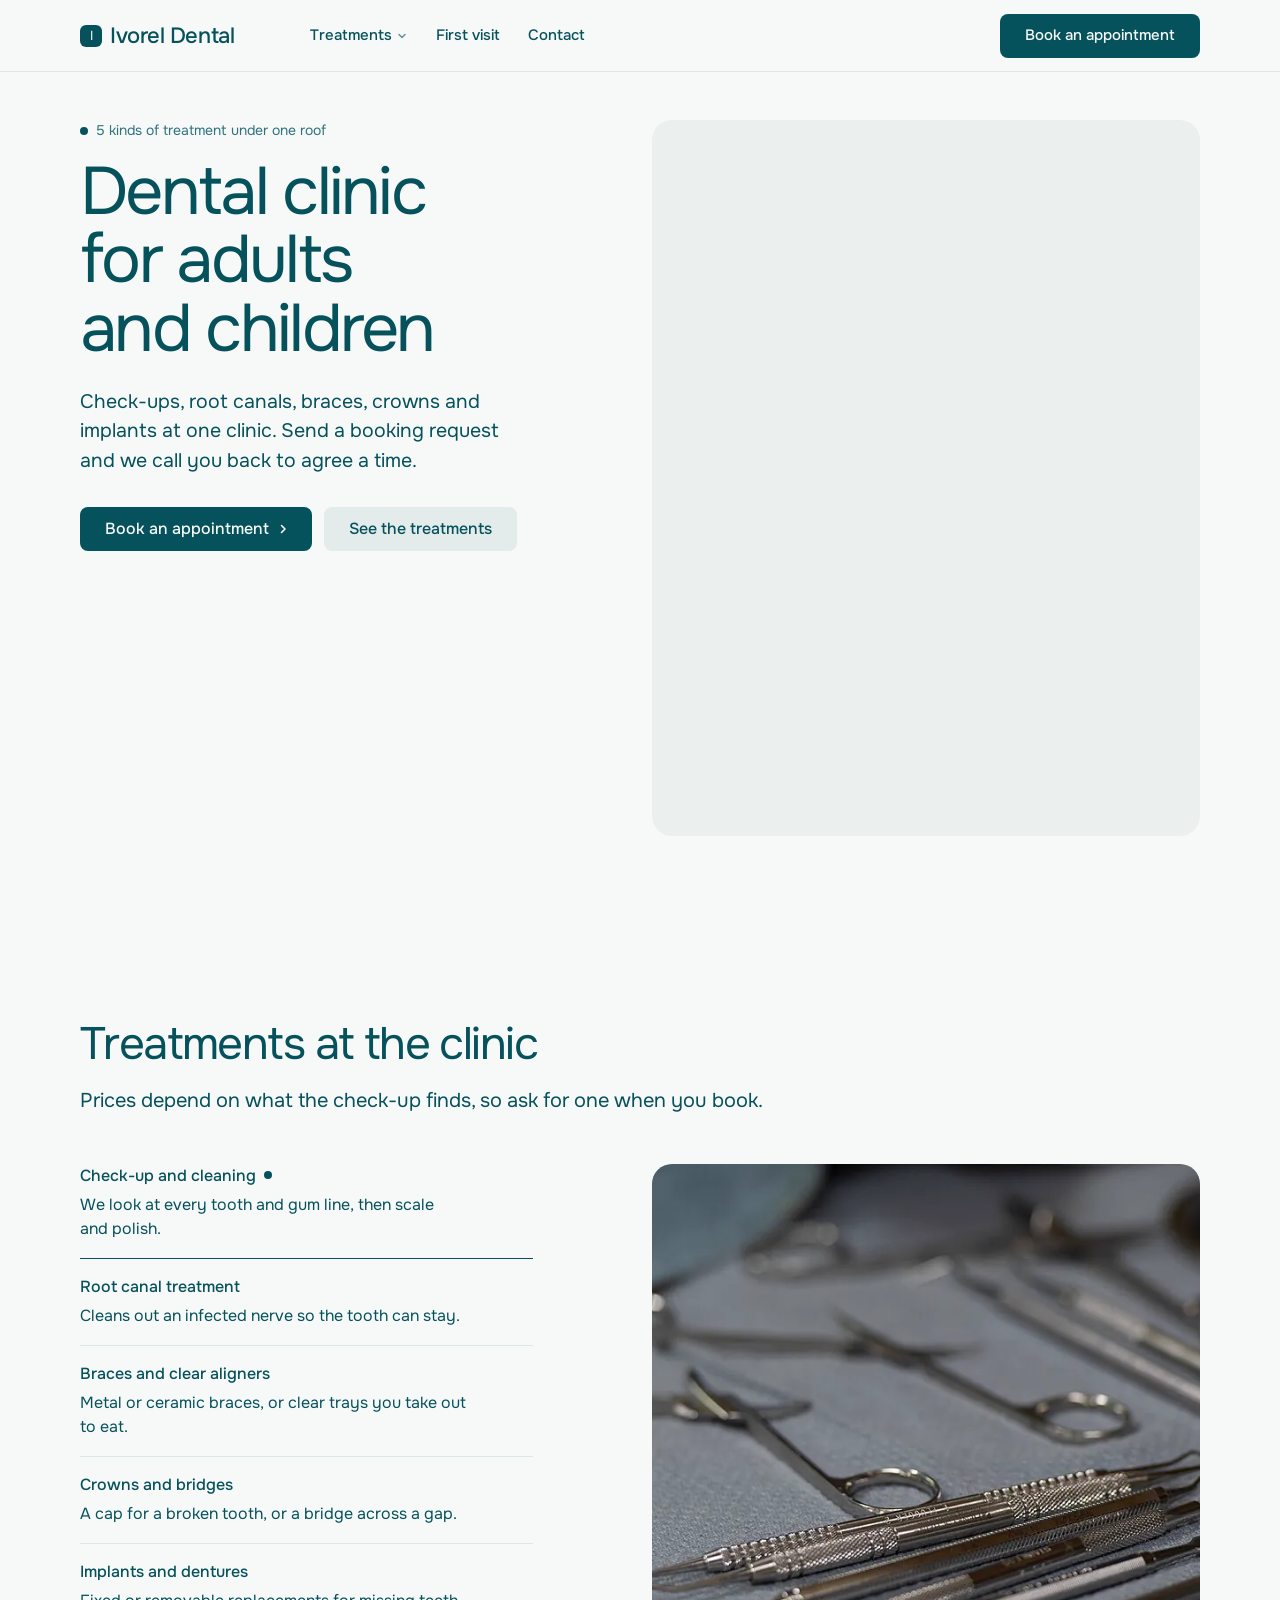
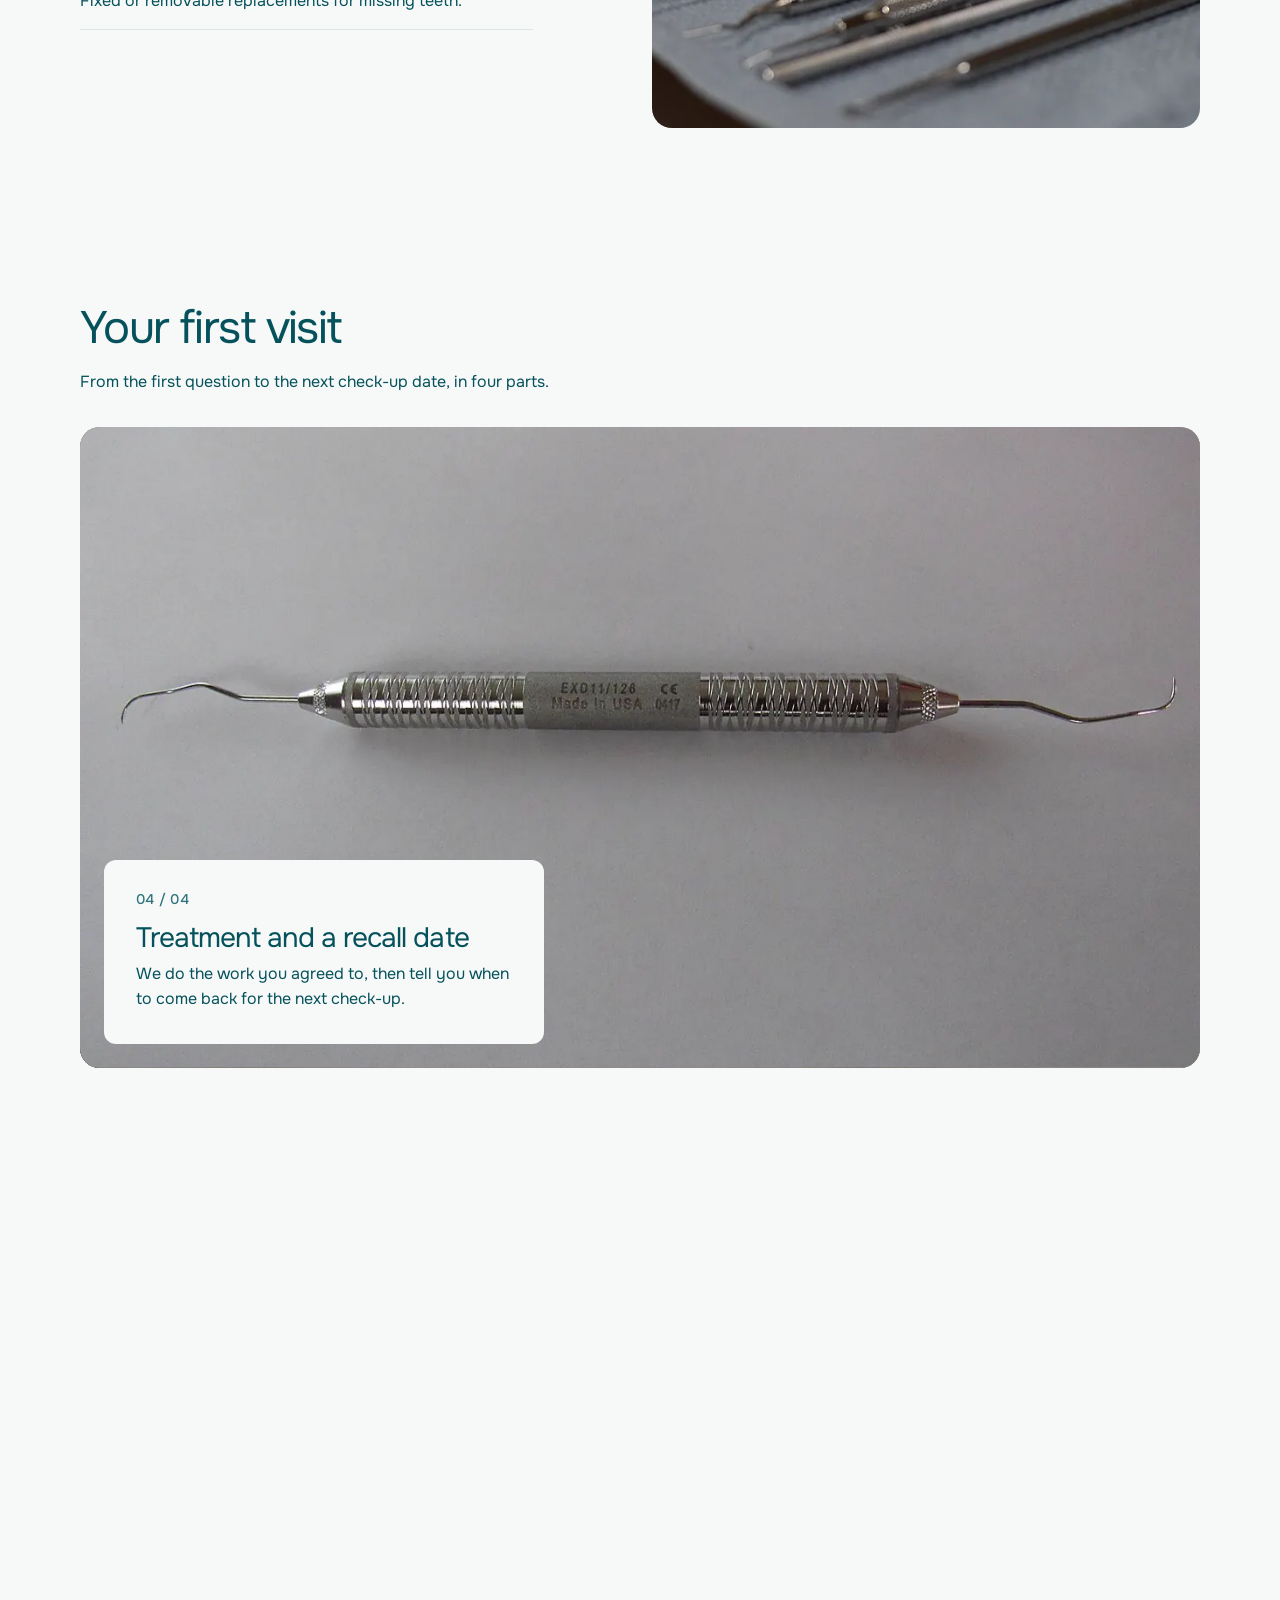
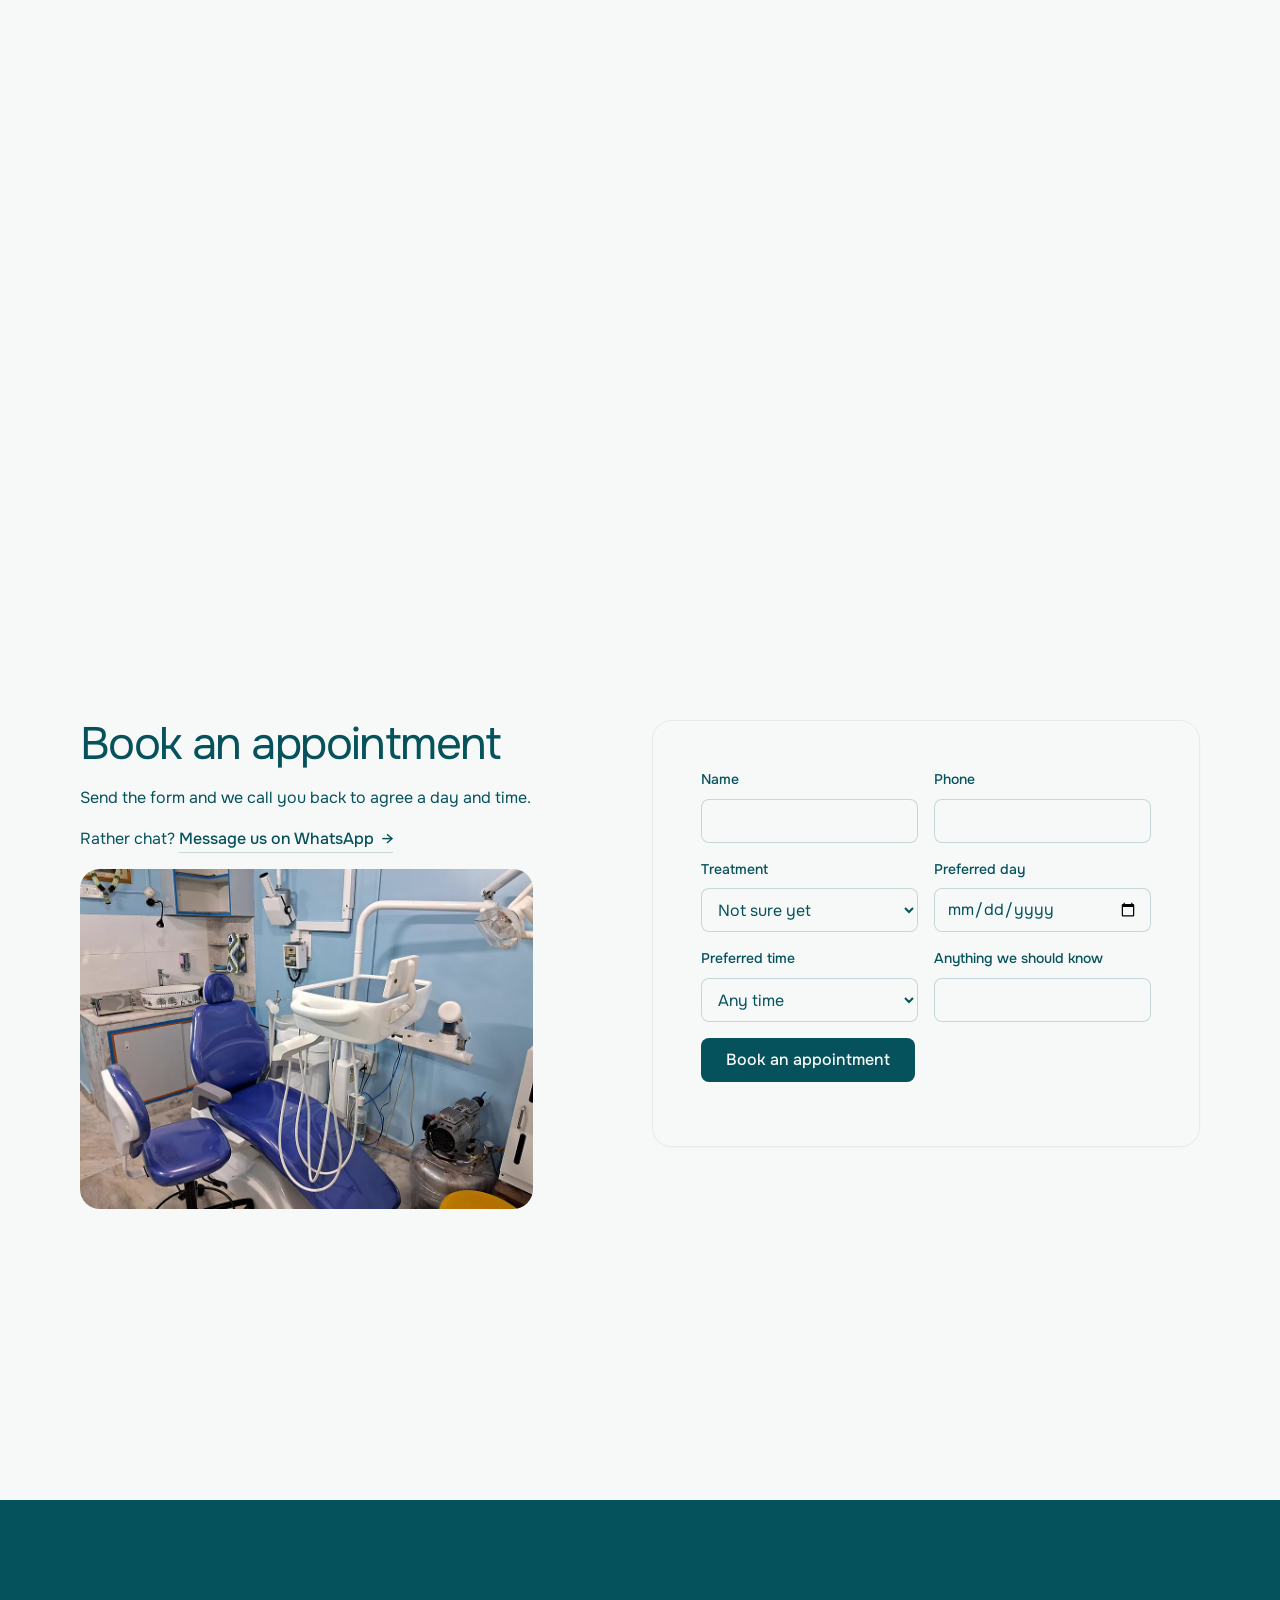
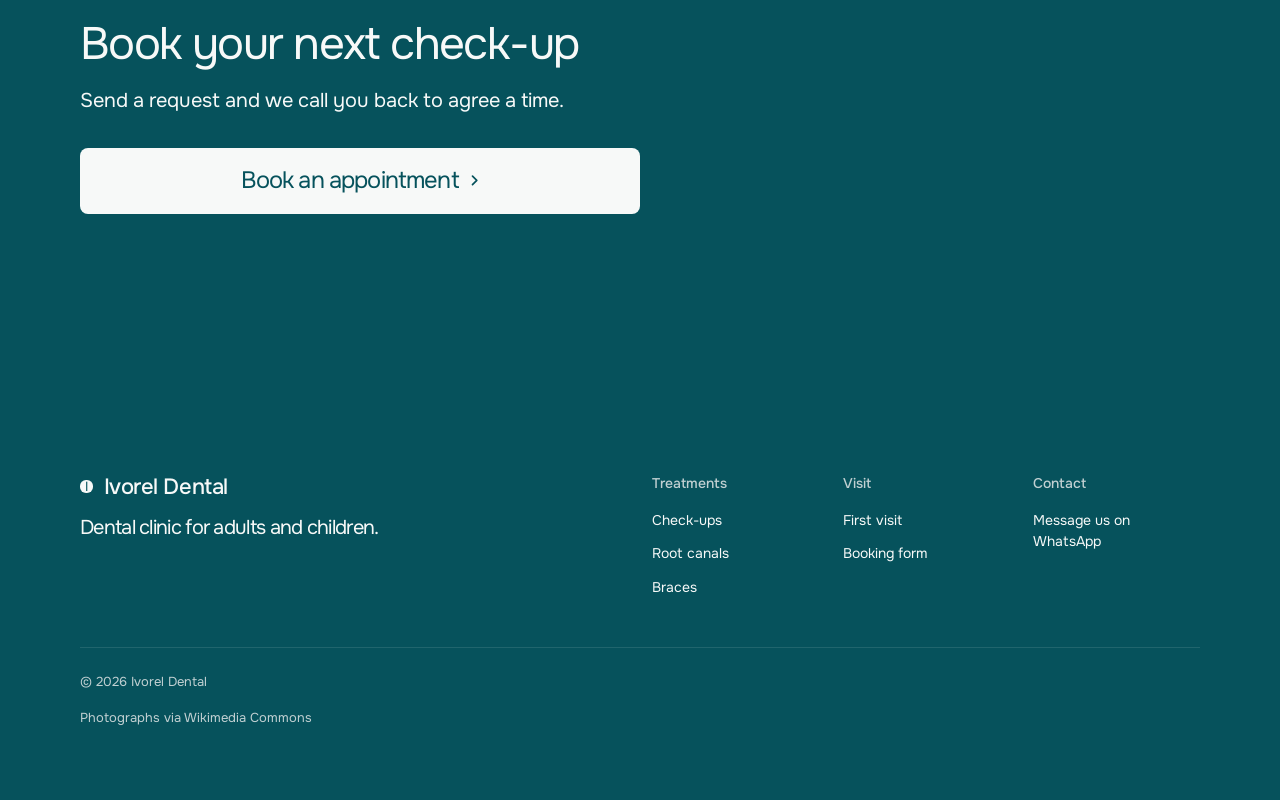
<file: index.html>
<!doctype html>
<html lang="en" data-type="service" data-radius="soft" data-buttons="tonal" data-motion>
<head>
<meta charset="utf-8">
<meta name="viewport" content="width=device-width, initial-scale=1, viewport-fit=cover">
<title>Ivorel Dental: dental clinic for adults and children</title>
<meta name="description" content="Check-ups, root canals, braces, crowns and implants at one clinic. Send a booking request and Ivorel Dental calls you back to agree a time.">
<meta property="og:type" content="website">
<meta property="og:title" content="Ivorel Dental: dental clinic for adults and children">
<meta property="og:description" content="Check-ups, root canals, braces, crowns and implants at one clinic.">
<meta property="og:image" content="share.jpg">
<meta name="twitter:card" content="summary_large_image">
<link rel="icon" href="favicon.svg" type="image/svg+xml">
<meta name="theme-color" content="#f7f9f8">
<!-- <link rel="canonical" href="https://the-clinic-domain/"> once the domain is known -->
<meta name="site-kind" content="other">
<meta name="page-type" content="service">

<link rel="preconnect" href="https://fonts.googleapis.com">
<link rel="preconnect" href="https://fonts.gstatic.com" crossorigin>
<link href="https://fonts.googleapis.com/css2?family=Onest:wght@400..700&display=swap" rel="stylesheet">
<link rel="stylesheet" href="assets/system.css">
<link rel="stylesheet" href="assets/ui/cards.css">
<link rel="stylesheet" href="assets/motion/motion.css">
<link rel="stylesheet" href="assets/backgrounds/backgrounds.css">
<link rel="stylesheet" href="assets/layout/layout.css">
<link rel="stylesheet" href="assets/icons/icon.css">
<style>
:root {
  --p-bg: #f7f9f8; --p-surface: #ebf0ee; --p-ink: #06525c; --p-muted: #2f737d;
  --p-accent: #06525c; --p-accent-ink: #f7f9f8; --p-action: #06525c; --p-action-ink: #f7f9f8;
  --p-inv-bg: #06525c; --p-inv-surface: #205d66; --p-inv-ink: #f7f9f8; --p-inv-muted: #c1d0d2;
  --p-inv-accent: #f7f9f8; --p-inv-accent-ink: #06525c; --p-inv-action: #f7f9f8; --p-inv-action-ink: #06525c;
  --font-display: "Onest", system-ui, sans-serif;
  --font-text: "Onest", system-ui, sans-serif;
  --display-weight: 400;
  --display-tracking: -0.035em;
  --display-tracking-xl: -0.04em;
}
</style>
<style>
  /* page CSS: the booking form's panel, and the spam trap kept off screen */
  #book .book-panel { background: var(--g-alt); padding: var(--s-7); border-radius: var(--r-lg); align-self: start; }
  @media (max-width: 639px) { #book .book-panel { padding: var(--s-5); } }
  #book .book-photo { margin: var(--s-4) 0 0; aspect-ratio: 4 / 3; }
  #book .book-photo > img { width: 100%; height: 100%; object-fit: cover; }
  .hp { position: absolute; left: -10000px; width: 1px; height: 1px; overflow: hidden; }
</style>
<script>document.documentElement.classList.add('m-enter');setTimeout(()=>document.documentElement.classList.add('m-enter-done'),700)</script>
<script src="assets/backgrounds/backgrounds.js"></script>
<script>document.documentElement.classList.add('mo-js');setTimeout(()=>document.documentElement.classList.add('mo-safe'),2500)</script>
<link rel="modulepreload" href="assets/moments/moments.js">
<link rel="modulepreload" href="assets/moments/lib.js">
<link rel="modulepreload" href="assets/moments/photo-chapters/moment.js">
</head>
<body>
<!-- type: service (dental clinic)
     deal: hero split, nav nav-mega, close close-type, footer footer-dark, rhythm space, buttons tonal, mark initial,
           palette teal-on-paper (an off-white ground and a deep teal, the clean white and surgical teal of a treatment room),
           type onest, grounds none (kind other)
     moments: photo-chapters in #first-visit (the first visit told in four photographs) -->

<header class="nav">
  <div class="wrap nav__bar">
    <a class="skip-link" href="#top">Skip to content</a>
    <a class="nav__logo" href="#top"><span class="mark mark--initial" aria-hidden="true">I</span>Ivorel Dental</a>
    <nav class="nav__links" aria-label="Main">
      <div class="nav__item">
        <a class="nav__link" href="#treatments">Treatments <svg class="chev" viewBox="0 0 12 12" aria-hidden="true"><path d="M3 4.5l3 3 3-3" fill="none" stroke="currentColor" stroke-width="1.5" stroke-linecap="round" stroke-linejoin="round"/></svg></a>
        <div class="nav__menu">
          <div class="wrap grid">
            <div class="menu-col span-3">
              <p class="t-label">Everyday care</p>
              <a href="#t-checkup">Check-up and cleaning<span>Every tooth and gum line</span></a>
              <a href="#t-rootcanal">Root canal<span>Saves an infected tooth</span></a>
            </div>
            <div class="menu-col span-3">
              <p class="t-label">Repair and replace</p>
              <a href="#t-crowns">Crowns and bridges<span>Caps and gap fillers</span></a>
              <a href="#t-implants">Implants and dentures<span>For missing teeth</span></a>
              <a href="#t-braces">Braces and aligners<span>Straighter teeth</span></a>
            </div>
            <a class="menu-card span-3 start-10" href="#first-visit">
              <div class="panel"><img class="frame__img" src="assets/img/photo-f132207026-500.webp" alt="A bright treatment room with a dental chair by the window" data-source="stand-in" data-subject="treatment room"></div>
              <span class="t-card">Your first visit</span>
              <span class="t-small muted">What happens, step by step</span>
            </a>
          </div>
        </div>
      </div>
      <div class="nav__item"><a class="nav__link" href="#first-visit">First visit</a></div>
      <div class="nav__item"><a class="nav__link" href="#contact">Contact</a></div>
    </nav>
    <div class="nav__actions">
      <a class="btn btn--primary" href="#book">Book an appointment</a>
    </div>
    <button class="nav__toggle" type="button" aria-expanded="false" aria-label="Menu">
      <svg width="18" height="18" viewBox="0 0 18 18" aria-hidden="true"><path d="M2 5h14M2 13h14" stroke="currentColor" stroke-width="1.6" stroke-linecap="round"/></svg>
    </button>
  </div>
</header>

<main id="top">
  <section class="hero hero--split" data-enter aria-labelledby="hero-h">
    <div class="wrap"><div class="hero-text grid hero__grid">
      <div class="hero__text span-5">
        <p class="hero__kicker"><span class="dot" aria-hidden="true"></span>5 kinds of treatment under one roof</p>
        <h1 id="hero-h">Dental clinic for adults and children</h1>
        <p class="hero__lead">Check-ups, root canals, braces, crowns and implants at one clinic. Send a booking request and we call you back to agree a time.</p>
        <div class="btn-row">
          <a class="btn btn--primary" href="#book">Book an appointment<svg class="m-arrow" viewBox="0 0 12 12" aria-hidden="true"><path class="m-arrow__stem" d="M1 6h8"/><path class="m-arrow__head" d="M4.5 2.5 8 6l-3.5 3.5"/></svg></a>
          <a class="btn btn--secondary" href="#treatments">See the treatments</a>
        </div>
      </div>
      <div class="hero__media span-6 start-7">
        <picture data-phone-fill><source media="(max-width: 639px)" srcset="assets/img/photo-f196715621-780x975.webp 780w" sizes="100vw"><img src="assets/img/photo-f196715621.webp" srcset="assets/img/photo-f196715621-500.webp 500w, assets/img/photo-f196715621-960.webp 960w, assets/img/photo-f196715621-1280.webp 1280w, assets/img/photo-f196715621.webp 1920w" sizes="(max-width: 1023px) 100vw, 50vw" width="1920" height="2866" alt="A white treatment room with a dental chair, its lamp and a window behind" style="--ly-pos: 50% 60%" fetchpriority="high" decoding="async" data-source="stand-in" data-subject="treatment room"></picture>
      </div>
    </div></div>
  </section>

  <section class="section" id="treatments" style="--h: 1; --hm: 2" aria-labelledby="treatments-h">
    <div class="wrap">
      <div class="section-head">
        <h2 id="treatments-h">Treatments at the clinic</h2>
        <p>Prices depend on what the check-up finds, so ask for one when you book.</p>
      </div>
      <div class="grid grid--top fill" data-peek>
        <ul class="rows span-5">
          <li id="t-checkup" data-peek-to="checkup" tabindex="0"><span class="rows__name">Check-up and cleaning</span><p>We look at every tooth and gum line, then scale and polish.</p></li>
          <li id="t-rootcanal" data-peek-to="rootcanal" tabindex="0"><span class="rows__name">Root canal treatment</span><p>Cleans out an infected nerve so the tooth can stay.</p></li>
          <li id="t-braces" data-peek-to="braces" tabindex="0"><span class="rows__name">Braces and clear aligners</span><p>Metal or ceramic braces, or clear trays you take out to eat.</p></li>
          <li id="t-crowns" data-peek-to="crowns" tabindex="0"><span class="rows__name">Crowns and bridges</span><p>A cap for a broken tooth, or a bridge across a gap.</p></li>
          <li id="t-implants" data-peek-to="implants" tabindex="0"><span class="rows__name">Implants and dentures</span><p>Fixed or removable replacements for missing teeth.</p></li>
        </ul>
        <div class="frame frame--photo frame--fill span-6 start-7">
          <img class="frame__img" data-peek-for="checkup" src="assets/img/photo-f90162760.webp" srcset="assets/img/photo-f90162760-500.webp 500w, assets/img/photo-f90162760-960.webp 960w, assets/img/photo-f90162760.webp 1280w" sizes="(max-width: 1023px) 100vw, 50vw" width="1280" height="853" alt="Mirrors, probes and scalers laid out on a tray" decoding="async" data-source="stand-in" data-subject="check-up instruments">
          <img class="frame__img" data-peek-for="rootcanal" src="assets/img/photo-f130333575.webp" srcset="assets/img/photo-f130333575-500.webp 500w, assets/img/photo-f130333575-960.webp 960w, assets/img/photo-f130333575.webp 1280w" sizes="(max-width: 1023px) 100vw, 50vw" width="1280" height="853" alt="A dental X-ray of molar roots on a light box" decoding="async" data-source="stand-in" data-subject="X-ray" hidden>
          <img class="frame__img" data-peek-for="braces" src="assets/img/photo-f17786194.webp" srcset="assets/img/photo-f17786194-500.webp 500w, assets/img/photo-f17786194-960.webp 960w, assets/img/photo-f17786194.webp 1280w" sizes="(max-width: 1023px) 100vw, 50vw" width="1280" height="810" alt="A set of metal braces on a white surface" decoding="async" data-source="stand-in" data-subject="braces" hidden>
          <img class="frame__img" data-peek-for="crowns" src="assets/img/photo-f46055509.webp" srcset="assets/img/photo-f46055509-500.webp 500w, assets/img/photo-f46055509-960.webp 960w, assets/img/photo-f46055509.webp 1280w" sizes="(max-width: 1023px) 100vw, 50vw" width="1280" height="853" alt="Six tooth-coloured crowns on a white surface" decoding="async" data-source="stand-in" data-subject="crowns" hidden>
          <img class="frame__img" data-peek-for="implants" src="assets/img/photo-f196715618.webp" srcset="assets/img/photo-f196715618-500.webp 500w, assets/img/photo-f196715618-960.webp 960w, assets/img/photo-f196715618.webp 1280w" sizes="(max-width: 1023px) 100vw, 50vw" width="1280" height="853" alt="A model of a full set of replacement teeth on a plaster jaw" decoding="async" data-source="stand-in" data-subject="denture model" hidden>
        </div>
      </div>
    </div>
  </section>

  <section class="section" id="first-visit" data-moment="photo-chapters" aria-labelledby="visit-h">
    <div class="wrap mo-ph">
      <div class="mo-ph__head"><h2 id="visit-h">Your first visit</h2><p>From the first question to the next check-up date, in four parts.</p></div>
      <ol class="mo-ph__list">
        <li class="mo-ph__ch">
          <figure class="mo-ph__pic"><img src="assets/img/photo-f78512277.webp" srcset="assets/img/photo-f78512277-500.webp 500w, assets/img/photo-f78512277-960.webp 960w, assets/img/photo-f78512277.webp 1280w" sizes="100vw" alt="A treatment room with a green dental chair and an X-ray viewer on the wall" width="1280" height="962" data-source="stand-in" data-subject="treatment room"></figure>
          <h3>We listen first</h3>
          <p>Pain, a chipped tooth or a routine check: tell us what brings you in, then we look.</p>
        </li>
        <li class="mo-ph__ch">
          <figure class="mo-ph__pic"><img src="assets/img/photo-f187755298.webp" srcset="assets/img/photo-f187755298-500.webp 500w, assets/img/photo-f187755298-960.webp 960w, assets/img/photo-f187755298.webp 1280w" sizes="100vw" alt="A handheld dental X-ray unit on a white counter" width="1280" height="962" data-source="stand-in" data-subject="X-ray unit"></figure>
          <h3>An X-ray when it is needed</h3>
          <p>It shows what the eye cannot: decay between teeth, the roots and the bone around them.</p>
        </li>
        <li class="mo-ph__ch">
          <figure class="mo-ph__pic"><img src="assets/img/photo-f9666561.webp" srcset="assets/img/photo-f9666561-500.webp 500w, assets/img/photo-f9666561-960.webp 960w, assets/img/photo-f9666561.webp 1280w" sizes="100vw" alt="A plaster cast of an upper jaw" width="1280" height="853" data-source="stand-in" data-subject="plaster cast"></figure>
          <h3>A plan before any work</h3>
          <p>We explain the options and what each one costs. Nothing starts until you choose.</p>
        </li>
        <li class="mo-ph__ch">
          <figure class="mo-ph__pic"><img src="assets/img/photo-f129602140.webp" srcset="assets/img/photo-f129602140-500.webp 500w, assets/img/photo-f129602140-960.webp 960w, assets/img/photo-f129602140.webp 1280w" sizes="100vw" alt="A steel dental probe on a grey surface" width="1280" height="962" data-source="stand-in" data-subject="probe"></figure>
          <h3>Treatment and a recall date</h3>
          <p>We do the work you agreed to, then tell you when to come back for the next check-up.</p>
        </li>
      </ol>
    </div>
  </section>

  <section class="section" id="book" style="--h: 1; --hm: 2" aria-labelledby="book-h">
    <div class="wrap">
      <div class="grid grid--top">
        <div class="span-5 stack-4">
          <h2 id="book-h">Book an appointment</h2>
          <p>Send the form and we call you back to agree a day and time.</p>
          <p>Rather chat? <a class="link" href="#" data-whatsapp target="_blank" rel="noopener">Message us on WhatsApp</a></p>
          <figure class="frame frame--photo book-photo"><img class="frame__img" src="assets/img/photo-f137407235.webp" srcset="assets/img/photo-f137407235-500.webp 500w, assets/img/photo-f137407235-960.webp 960w, assets/img/photo-f137407235.webp 1280w" sizes="(max-width: 1023px) 100vw, 40vw" width="1280" height="960" alt="A blue dental chair with its lamp and instrument tray" loading="lazy" decoding="async" data-source="stand-in" data-subject="dental chair"></figure>
        </div>
        <div class="card book-panel span-6 start-7">
          <form class="form" id="bookingForm" action="mailto:hello@ivorel.example" method="post" enctype="text/plain" data-sent="Your appointment request is in. We will call you back to agree a time." data-fix="{n} fields to fix." novalidate>
            <input type="hidden" name="type" value="Booking">
            <div class="field"><label for="f-name">Name</label>
              <input id="f-name" name="name" type="text" autocomplete="name" required aria-describedby="f-name-err">
              <p class="field__error" id="f-name-err" hidden>Write the name the booking is under.</p></div>
            <div class="field"><label for="f-phone">Phone</label>
              <input id="f-phone" name="phone" type="tel" autocomplete="tel" inputmode="tel" required pattern="[0-9+\s\-]{8,15}" aria-describedby="f-phone-err">
              <p class="field__error" id="f-phone-err" hidden>Write a phone number we can call, 8 to 15 digits.</p></div>
            <div class="field"><label for="f-service">Treatment</label>
              <select id="f-service" name="service">
                <option value="">Not sure yet</option>
                <option>Check-up and cleaning</option>
                <option>Root canal treatment</option>
                <option>Braces and clear aligners</option>
                <option>Crowns and bridges</option>
                <option>Implants and dentures</option>
              </select></div>
            <div class="field"><label for="f-date">Preferred day</label>
              <input id="f-date" name="date" type="date" autocomplete="off"></div>
            <div class="field"><label for="f-time">Preferred time</label>
              <select id="f-time" name="time">
                <option value="">Any time</option>
                <option>Morning</option>
                <option>Afternoon</option>
                <option>Evening</option>
              </select></div>
            <div class="field"><label for="f-message">Anything we should know</label>
              <input id="f-message" name="message" type="text" autocomplete="off"></div>
            <div class="hp" aria-hidden="true"><label for="f-website">Website</label><input id="f-website" name="website" type="text" tabindex="-1" autocomplete="off"></div>
            <div class="btn-row"><button class="btn btn--primary" type="submit">Book an appointment</button></div>
            <p class="form__status" role="status" data-form-status></p>
          </form>
        </div>
      </div>
    </div>
  </section>
</main>

<footer class="footer closing footer--dark ground-inverse" id="contact" aria-labelledby="close-h">
  <div class="wrap">
    <div class="closing__cta close--type">
      <div class="section-head">
        <h2 id="close-h">Book your next check-up</h2>
        <p>Send a request and we call you back to agree a time.</p>
      </div>
      <a class="btn btn--primary btn--xl" href="#book">Book an appointment<svg class="m-arrow" viewBox="0 0 12 12" aria-hidden="true"><path class="m-arrow__stem" d="M1 6h8"/><path class="m-arrow__head" d="M4.5 2.5 8 6l-3.5 3.5"/></svg></a>
    </div>
    <div class="closing__links">
      <div class="grid">
        <div class="span-4 stack-4">
          <a class="nav__logo" href="#top"><span class="mark mark--initial" aria-hidden="true">I</span>Ivorel Dental</a>
          <p class="footer__lede">Dental clinic for adults and children.</p>
        </div>
        <div class="span-2 start-7 footer__col"><h3>Treatments</h3><ul><li><a href="#t-checkup">Check-ups</a></li><li><a href="#t-rootcanal">Root canals</a></li><li><a href="#t-braces">Braces</a></li></ul></div>
        <div class="span-2 footer__col"><h3>Visit</h3><ul><li><a href="#first-visit">First visit</a></li><li><a href="#book">Booking form</a></li></ul></div>
        <div class="span-2 footer__col"><h3>Contact</h3><ul><li><a href="#" data-whatsapp target="_blank" rel="noopener">Message us on WhatsApp</a></li></ul></div>
      </div>
      <div class="footer__legal">
        <span>&copy; <span id="year">2026</span> Ivorel Dental</span>
        <div class="socials"></div>
        <a class="credits" href="credits.html">Photographs via Wikimedia Commons</a>
      </div>
    </div>
  </div>
</footer>

<nav class="actionbar" aria-label="Quick actions">
  <a class="btn btn--primary" href="#book">Book an appointment</a>
</nav>

<script type="module" src="assets/system.js"></script>
<script type="module" src="assets/motion/motion.js"></script>
<script type="module" src="assets/layout/layout.js"></script>
<script type="module" src="js/main.js"></script>
</body>
</html>
</file>
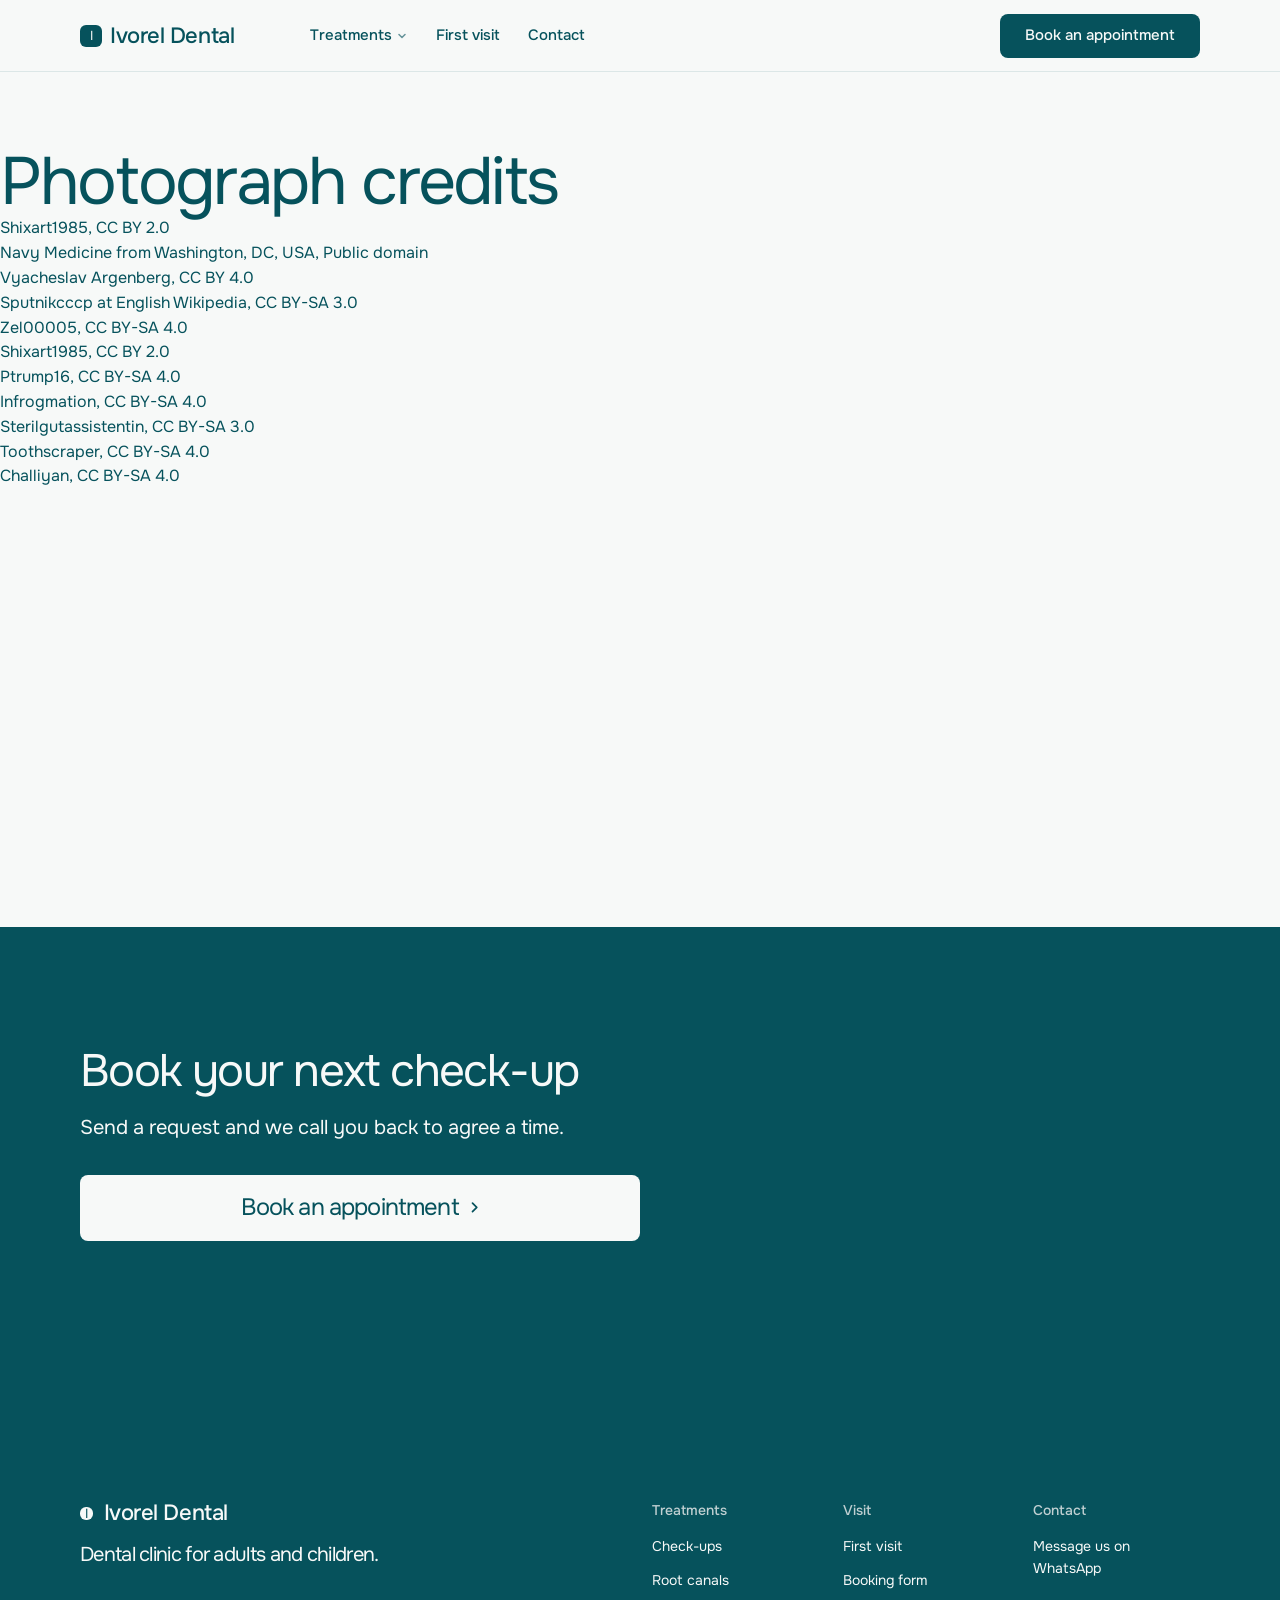
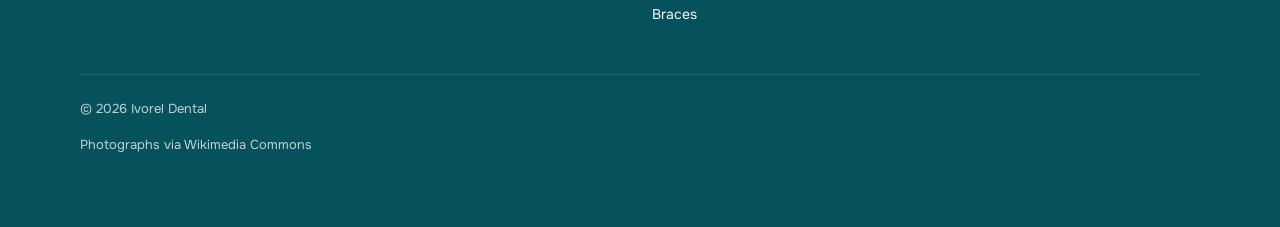
<file: credits.html>
<!doctype html>
<html lang="en" data-type="service" data-radius="soft" data-buttons="tonal" data-motion>
<head>
<meta charset="utf-8">
<meta name="viewport" content="width=device-width, initial-scale=1, viewport-fit=cover">
<title>Ivorel Dental: photograph credits</title>
<meta name="description" content="The photographers, licences and source pages of the photographs on the Ivorel Dental website.">
<meta property="og:type" content="website">
<meta property="og:title" content="Ivorel Dental: dental clinic for adults and children">
<meta property="og:description" content="Check-ups, root canals, braces, crowns and implants at one clinic.">
<meta property="og:image" content="share.jpg">
<meta name="twitter:card" content="summary_large_image">
<link rel="icon" href="favicon.svg" type="image/svg+xml">
<meta name="theme-color" content="#f7f9f8">
<!-- <link rel="canonical" href="https://the-clinic-domain/"> once the domain is known -->
<meta name="site-kind" content="other">
<meta name="page-type" content="service">

<link rel="preconnect" href="https://fonts.googleapis.com">
<link rel="preconnect" href="https://fonts.gstatic.com" crossorigin>
<link href="https://fonts.googleapis.com/css2?family=Onest:wght@400..700&display=swap" rel="stylesheet">
<link rel="stylesheet" href="assets/system.css">
<link rel="stylesheet" href="assets/ui/cards.css">
<link rel="stylesheet" href="assets/motion/motion.css">
<link rel="stylesheet" href="assets/backgrounds/backgrounds.css">
<link rel="stylesheet" href="assets/layout/layout.css">
<link rel="stylesheet" href="assets/icons/icon.css">
<style>
:root {
  --p-bg: #f7f9f8; --p-surface: #ebf0ee; --p-ink: #06525c; --p-muted: #2f737d;
  --p-accent: #06525c; --p-accent-ink: #f7f9f8; --p-action: #06525c; --p-action-ink: #f7f9f8;
  --p-inv-bg: #06525c; --p-inv-surface: #205d66; --p-inv-ink: #f7f9f8; --p-inv-muted: #c1d0d2;
  --p-inv-accent: #f7f9f8; --p-inv-accent-ink: #06525c; --p-inv-action: #f7f9f8; --p-inv-action-ink: #06525c;
  --font-display: "Onest", system-ui, sans-serif;
  --font-text: "Onest", system-ui, sans-serif;
  --display-weight: 400;
  --display-tracking: -0.035em;
  --display-tracking-xl: -0.04em;
}
</style>
<style>
  /* page CSS: the booking form's panel, and the spam trap kept off screen */
  #book .book-panel { background: var(--g-alt); padding: var(--s-7); border-radius: var(--r-lg); }
  @media (max-width: 639px) { #book .book-panel { padding: var(--s-5); } }
  .hp { position: absolute; left: -10000px; width: 1px; height: 1px; overflow: hidden; }
</style>
<script>document.documentElement.classList.add('m-enter');setTimeout(()=>document.documentElement.classList.add('m-enter-done'),700)</script>
<script src="assets/backgrounds/backgrounds.js"></script>
<script>document.documentElement.classList.add('mo-js');setTimeout(()=>document.documentElement.classList.add('mo-safe'),2500)</script>
<link rel="modulepreload" href="assets/moments/moments.js">
<link rel="modulepreload" href="assets/moments/lib.js">
<link rel="modulepreload" href="assets/moments/photo-chapters/moment.js">
</head>
<body>
<!-- type: service (dental clinic)
     deal: hero split, nav nav-mega, close close-type, footer footer-dark, rhythm space, buttons tonal, mark initial,
           palette teal-on-paper (an off-white ground and a deep teal, the clean white and surgical teal of a treatment room),
           type onest, grounds none (kind other)
     moments: photo-chapters in #first-visit (the first visit told in four photographs) -->

<header class="nav">
  <div class="wrap nav__bar">
    <a class="skip-link" href="#top">Skip to content</a>
    <a class="nav__logo" href="#top"><span class="mark mark--initial" aria-hidden="true">I</span>Ivorel Dental</a>
    <nav class="nav__links" aria-label="Main">
      <div class="nav__item">
        <a class="nav__link" href="#treatments">Treatments <svg class="chev" viewBox="0 0 12 12" aria-hidden="true"><path d="M3 4.5l3 3 3-3" fill="none" stroke="currentColor" stroke-width="1.5" stroke-linecap="round" stroke-linejoin="round"/></svg></a>
        <div class="nav__menu">
          <div class="wrap grid">
            <div class="menu-col span-3">
              <p class="t-label">Everyday care</p>
              <a href="#t-checkup">Check-up and cleaning<span>Every tooth and gum line</span></a>
              <a href="#t-rootcanal">Root canal<span>Saves an infected tooth</span></a>
            </div>
            <div class="menu-col span-3">
              <p class="t-label">Repair and replace</p>
              <a href="#t-crowns">Crowns and bridges<span>Caps and gap fillers</span></a>
              <a href="#t-implants">Implants and dentures<span>For missing teeth</span></a>
              <a href="#t-braces">Braces and aligners<span>Straighter teeth</span></a>
            </div>
            <a class="menu-card span-3 start-10" href="#first-visit">
              <div class="panel"><img class="frame__img" src="assets/img/photo-f132207026-500.webp" alt="A bright treatment room with a dental chair by the window" data-source="stand-in" data-subject="treatment room"></div>
              <span class="t-card">Your first visit</span>
              <span class="t-small muted">What happens, step by step</span>
            </a>
          </div>
        </div>
      </div>
      <div class="nav__item"><a class="nav__link" href="#first-visit">First visit</a></div>
      <div class="nav__item"><a class="nav__link" href="#contact">Contact</a></div>
    </nav>
    <div class="nav__actions">
      <a class="btn btn--primary" href="#book">Book an appointment</a>
    </div>
    <button class="nav__toggle" type="button" aria-expanded="false" aria-label="Menu">
      <svg width="18" height="18" viewBox="0 0 18 18" aria-hidden="true"><path d="M2 5h14M2 13h14" stroke="currentColor" stroke-width="1.6" stroke-linecap="round"/></svg>
    </button>
  </div>
</header>

<main id="top">
  <p><a class="link" href="index.html">Ivorel Dental</a></p>
  <section class="credits-list" id="credits" aria-labelledby="credits-h">
    <h1 id="credits-h">Photograph credits</h1>
    <ul>
      <li><a href="https://commons.wikimedia.org/wiki/File:Dental_treatment_room_featuring_equipment_and_a_chair_in_a_modern_clinic.jpg">Shixart1985</a>, <a href="https://creativecommons.org/licenses/by/2.0">CC BY 2.0</a></li>
      <li><a href="https://commons.wikimedia.org/wiki/File:200501-N-LW757-4054_(49891138472).jpg">Navy Medicine from Washington, DC, USA</a>, <a href="https://creativecommons.org/publicdomain/mark/1.0/">Public domain</a></li>
      <li><a href="https://commons.wikimedia.org/wiki/File:Teeth,_Dentistry,_Endodontology,_Teeth_dental_X-rays,_Rostov-on-Don,_Russia.jpg">Vyacheslav Argenberg</a>, <a href="https://creativecommons.org/licenses/by/4.0">CC BY 4.0</a></li>
      <li><a href="https://commons.wikimedia.org/wiki/File:Dental_braces.jpg">Sputnikcccp at English Wikipedia</a>, <a href="http://creativecommons.org/licenses/by-sa/3.0/">CC BY-SA 3.0</a></li>
      <li><a href="https://commons.wikimedia.org/wiki/File:Primero_kronen_na_productie,_voor_individualisering.JPG">Zel00005</a>, <a href="https://creativecommons.org/licenses/by-sa/4.0">CC BY-SA 4.0</a></li>
      <li><a href="https://commons.wikimedia.org/wiki/File:Dental_model_demonstrating_oral_anatomy_with_detailed_teeth_and_gum_structure_in_clear_display.jpg">Shixart1985</a>, <a href="https://creativecommons.org/licenses/by/2.0">CC BY 2.0</a></li>
      <li><a href="https://commons.wikimedia.org/wiki/File:Hospital_Dental_Engine.jpg">Ptrump16</a>, <a href="https://creativecommons.org/licenses/by-sa/4.0">CC BY-SA 4.0</a></li>
      <li><a href="https://commons.wikimedia.org/wiki/File:In_a_dental_clinic,_New_Orleans,_2_April_2026_-_1.jpg">Infrogmation</a>, <a href="https://creativecommons.org/licenses/by-sa/4.0">CC BY-SA 4.0</a></li>
      <li><a href="https://commons.wikimedia.org/wiki/File:Oberkiefer_Teilprothese_20100112_014.JPG">Sterilgutassistentin</a>, <a href="https://creativecommons.org/licenses/by-sa/3.0">CC BY-SA 3.0</a></li>
      <li><a href="https://commons.wikimedia.org/wiki/File:Dental_Explorer_11-12.jpg">Toothscraper</a>, <a href="https://creativecommons.org/licenses/by-sa/4.0">CC BY-SA 4.0</a></li>
      <li><a href="https://commons.wikimedia.org/wiki/File:A_dentists_office_in_Dubai.jpg">Challiyan</a>, <a href="https://creativecommons.org/licenses/by-sa/4.0">CC BY-SA 4.0</a></li>
    </ul>
  </section>
</main>

<footer class="footer closing footer--dark ground-inverse" id="contact" aria-labelledby="close-h">
  <div class="wrap">
    <div class="closing__cta close--type">
      <div class="section-head">
        <h2 id="close-h">Book your next check-up</h2>
        <p>Send a request and we call you back to agree a time.</p>
      </div>
      <a class="btn btn--primary btn--xl" href="#book">Book an appointment<svg class="m-arrow" viewBox="0 0 12 12" aria-hidden="true"><path class="m-arrow__stem" d="M1 6h8"/><path class="m-arrow__head" d="M4.5 2.5 8 6l-3.5 3.5"/></svg></a>
    </div>
    <div class="closing__links">
      <div class="grid">
        <div class="span-4 stack-4">
          <a class="nav__logo" href="#top"><span class="mark mark--initial" aria-hidden="true">I</span>Ivorel Dental</a>
          <p class="footer__lede">Dental clinic for adults and children.</p>
        </div>
        <div class="span-2 start-7 footer__col"><h3>Treatments</h3><ul><li><a href="#t-checkup">Check-ups</a></li><li><a href="#t-rootcanal">Root canals</a></li><li><a href="#t-braces">Braces</a></li></ul></div>
        <div class="span-2 footer__col"><h3>Visit</h3><ul><li><a href="#first-visit">First visit</a></li><li><a href="#book">Booking form</a></li></ul></div>
        <div class="span-2 footer__col"><h3>Contact</h3><ul><li><a href="#" data-whatsapp target="_blank" rel="noopener">Message us on WhatsApp</a></li></ul></div>
      </div>
      <div class="footer__legal">
        <span>&copy; <span id="year">2026</span> Ivorel Dental</span>
        <div class="socials"></div>
        <a class="credits" href="credits.html">Photographs via Wikimedia Commons</a>
      </div>
    </div>
  </div>
</footer>

<script type="module" src="assets/system.js"></script>
<script type="module" src="assets/motion/motion.js"></script>
<script type="module" src="assets/layout/layout.js"></script>
<script type="module" src="js/main.js"></script>
</body>
</html>
</file>
<file: assets/system.css>
/*
  taste-skill system.css - the one system for the page. Link it first, then assets/ui/cards.css (the
  feature card, its panel and the fragment placements), then set the palette (--p-*), the fonts and
  the radius set on :root in the page (node scripts/start.mjs prints that block).
  Do not add a second grid, spacing scale, type scale, radius scale, button or card style.
*/

/* ---------------------------------------------------------------- tokens */
:root {
  /* palette (hex only; fx.js reads --bg --surface --ink --muted --accent --accent-ink) */
  --p-bg: #ffffff;
  --p-surface: #f4f4f4;
  --p-ink: #111111;
  --p-muted: #6b6b6b;
  --p-accent: #1a4be0;
  --p-accent-ink: #ffffff;
  --p-action: #1a4be0;      /* buttons, links, focus: the accent, or the ink when the accent is too pale */
  --p-action-ink: #ffffff;
  --p-inv-bg: #111111;
  --p-inv-surface: #1c1c1c;
  --p-inv-ink: #f4f4f4;
  --p-inv-muted: #a3a3a3;
  --p-inv-accent: #ffffff;
  --p-inv-accent-ink: #111111;
  --p-inv-action: #ffffff;
  --p-inv-action-ink: #111111;
  /* the lit ground behind UI and in the closing band (references/cards.md), one per page, tech pages only
     (none on kind other, which is flat): <html data-ground="sand|sky|sage|painting">. system.js gives it to every ground
     that holds UI, on light and dark pages alike; --hue on one panel changes only its accent */
  --ground-bg: #d9ccb7; --ground-surface: #e9e0d2; --ground-ink: #2a2622; --ground-muted: #5a534a; --ground-accent: #a8794a;

  /* fonts */
  --font-display: system-ui, -apple-system, "Segoe UI", sans-serif;
  --font-text: system-ui, -apple-system, "Segoe UI", sans-serif;
  --font-mono: ui-monospace, "SFMono-Regular", Menlo, Consolas, monospace;
  --display-weight: 400;    /* headlines 400; 500 on a tech page (software, gaming, hardware) */
  --display-tracking: -0.025em;

  /* the page rhythm (references/layout-v4.md): one section per screen. The header is fixed and
     --nav tall; every section is padded --padt above and --padb (plus the phone action bar, --bar)
     below, and is exactly one or two screens tall (--h: 1 or 2; --hm on a phone). The hero's words
     start --hgap under the header and its content ends --hpadb above the fold. */
  --nav: 72px;
  --padt: 120px;
  --padb: 72px;
  --hgap: 48px;
  --hpadb: 64px;
  --bar: 0px;
  /* grid: one .wrap (alias .container) for the header, every section and the footer, the same
     --gut on both sides: 1280 wide at x 80-1360 at 1440, 342 at x 24-366 at 390 */
  --container: 1280px;
  --gut: 80px;
  --pad: var(--gut);
  --gutter: 24px;

  /* spacing: 4/8 scale */
  --s-1: 4px;  --s-2: 8px;  --s-3: 12px; --s-4: 16px; --s-5: 24px;
  --s-6: 32px; --s-7: 48px; --s-8: 64px; --s-9: 96px; --s-10: 128px;
  --section: 40px;      /* only a .section outside main (the kit's demo pages); every main > section and
                           footer.closing take --padt and --padb */
  --section-band: 56px; /* the same for an older footer outside footer.closing */
  --head-gap: 48px;     /* the one heading-to-content gap, 32 on a phone (layout.css reads it as --ly-head-gap) */
  --card-pad: 16px;     /* card padding (cards.css sets its own for cards with a panel) */
  --card-gap: 16px;     /* gap between cards */

  /* type scale (the only sizes on the page) */
  --t-label: 13px;
  --t-small: 14px;
  --t-body: 16px;
  --t-lead: 18px;
  --t-card: 18px;
  --t-h3: 24px;
  /* straight lines from the phone size at 390 to the desktop size at 1440 (system.md's table) */
  --t-h2: clamp(30px, 1.72vw + 23.3px, 48px);
  --t-h1: clamp(38px, 3.24vw + 25.4px, 72px);
  /* a big number stays a step under the h2 (VI-11): 38 at 1440, 28 at 390, so it never reads as a
     section heading; a stats row and a price set their own, smaller still */
  --t-stat: clamp(28px, .952vw + 24.29px, 38px);

  /* radius: one scale (soft by default; data-radius on <html> switches it) */
  --r-sm: 8px;  --r-md: 12px; --r-lg: 20px; --r-btn: 8px;

  /* controls (fixed here; a page never adds its own) */
  --btn-h: 44px;
  --btn-h-sm: 36px;
  --nav-h: var(--nav);  /* the older name, kept for the kit's files */
  --icon: 16px;         /* small icons: socials, menu chevrons, mono brand marks */

  /* motion: the one UI ease-out (motion.css --m-ease and ui/base.css --u-ease read it; references/motion.md) */
  --ease: cubic-bezier(.2, .8, .2, 1);
  --dur: 180ms;
}
html[data-radius="sharp"] { --r-sm: 4px; --r-md: 6px;  --r-lg: 8px;  --r-btn: 4px; }
html[data-radius="soft"]  { --r-sm: 8px; --r-md: 12px; --r-lg: 20px; --r-btn: 8px; }
html[data-radius="round"] { --r-sm: 10px; --r-md: 16px; --r-lg: 24px; --r-btn: 999px; }
/* the four lit grounds (references/cards.md); sand is the default above. painting goes with
   painterly-landscape (x.ai's daylight sky over olive hills) */
html[data-ground="sky"]      { --ground-bg: #c6d3df; --ground-surface: #d6e0e9; --ground-ink: #25303a; --ground-muted: #4d5964; --ground-accent: #3f6a92; }
html[data-ground="sage"]     { --ground-bg: #cdd6c6; --ground-surface: #dce3d6; --ground-ink: #262d24; --ground-muted: #535b51; --ground-accent: #6c8e63; }
html[data-ground="painting"] { --ground-bg: #79a8d6; --ground-surface: #a6c4e2; --ground-ink: #16212c; --ground-muted: #273949; --ground-accent: #9c9b3c; }
/* cards.css takes its card and panel radii from this scale */
html[data-radius] .card { --c-r: var(--r-lg); }
html[data-radius] .panel { --p-r: var(--r-md); }

/* a phone: the header 56, the sections padded 96 / 48, the hero's words 40 under the header and its
   content ending 24 above the fold, 24 at both sides, 12 between columns */
@media (max-width: 639px) {
  :root { --nav: 56px; --padt: 96px; --padb: 48px; --hgap: 40px; --hpadb: 24px; --gut: 24px; --gutter: 12px; --card-gap: 12px; --head-gap: 32px; }
}
@media (min-width: 640px) {
  :root { --gut: 48px; --section: 48px; --section-band: 72px; --card-pad: 24px; }
}
@media (min-width: 1024px) {
  :root { --gut: 80px; --section: 56px; --section-band: 96px; --card-gap: 24px;
          --t-lead: 20px; --t-card: 20px; --t-h3: 28px; }
  /* a place (and a local service): the 1200 column at x 120-1320 */
  html[data-type="place"] { --gut: 120px; --container: 1200px; }
}
/* a place (VI-06, ST-96, PH-23): its own smaller type (h1 48/53 and 32/37, h2 32/40 and 24/30, titles
   and the sub-line 20 and 18), the Recipe 3 hero's gap under its photograph (40, 24 on a phone),
   square photographs and cards and 2px buttons, whatever data-radius and data-buttons say */
:root[data-type="place"] {
  --hgap: 40px;
  --t-h1: clamp(32px, 1.524vw + 26.06px, 48px);
  --t-h2: clamp(24px, .762vw + 21px, 32px);
  --t-h3: clamp(20px, .381vw + 18.51px, 24px);
  --r-sm: 2px; --r-md: 0px; --r-lg: 0px; --r-btn: 2px;
}
:root[data-type="place"] :is(h1, .t-h1) { line-height: 1.104; }
:root[data-type="place"] :is(h2, .t-h2) { line-height: 1.25; }
@media (max-width: 639px) {
  :root[data-type="place"] { --hgap: 24px; }
  :root[data-type="place"] :is(h1, .t-h1) { line-height: 1.156; }
}

/* ---------------------------------------------------------------- grounds (at most three) */
:root, .ground-base {
  --bg: var(--p-bg); --surface: var(--p-surface); --ink: var(--p-ink); --muted: var(--p-muted);
  --accent: var(--p-accent); --accent-ink: var(--p-accent-ink); --card: var(--p-surface);
  --action: var(--p-action); --action-ink: var(--p-action-ink);
}
.ground-surface {
  --bg: var(--p-surface); --surface: var(--p-bg); --ink: var(--p-ink); --muted: var(--p-muted);
  --accent: var(--p-accent); --accent-ink: var(--p-accent-ink); --card: var(--p-bg);
  --action: var(--p-action); --action-ink: var(--p-action-ink);
}
.ground-inverse {
  --bg: var(--p-inv-bg); --surface: var(--p-inv-surface); --ink: var(--p-inv-ink); --muted: var(--p-inv-muted);
  --accent: var(--p-inv-accent); --accent-ink: var(--p-inv-accent-ink); --card: var(--p-inv-surface);
  --action: var(--p-inv-action); --action-ink: var(--p-inv-action-ink);
}
:root, .ground-base, .ground-surface, .ground-inverse {
  --line: color-mix(in oklab, var(--ink) 11%, transparent);
  --line-strong: color-mix(in oklab, var(--ink) 20%, transparent);
  /* effects (fx.js) and UI fragments (assets/ui) take the colours of the ground they sit on */
  --fx-bg: var(--bg); --fx-surface: var(--surface); --fx-ink: var(--ink); --fx-muted: var(--muted);
  --fx-accent: var(--accent); --fx-accent-ink: var(--accent-ink);
  --ui-font: var(--font-text); --ui-mono: var(--font-mono); --ui-radius: var(--r-md);
}
.ground-base, .ground-surface, .ground-inverse { background: var(--bg); color: var(--ink); }

/* ---------------------------------------------------------------- base */
*, *::before, *::after { box-sizing: border-box; }
/* an anchor lands on the section's top (the judge's frame): the fixed header covers --nav of its --padt */
html { -webkit-text-size-adjust: 100%; scroll-padding-top: 0; scroll-behavior: auto; margin: 0; }
body {
  margin: 0; background: var(--bg); color: var(--ink);
  font: 400 var(--t-body)/1.55 var(--font-text);
  -webkit-font-smoothing: antialiased; text-rendering: optimizeLegibility; overflow-x: clip;
}
img, svg, video, canvas { display: block; max-width: 100%; }
/* hidden means hidden, also on an img the line above makes a block (a menu tab's photograph, a peek photograph) */
[hidden] { display: none !important; }
img, video { height: auto; }
a { color: inherit; text-decoration: none; }
button { font: inherit; color: inherit; }
h1, h2, h3, h4, p, ul, ol, figure, blockquote { margin: 0; }
ul, ol { padding: 0; list-style: none; }
h1, h2, h3, h4 {
  font-family: var(--font-display); font-weight: var(--display-weight);
  letter-spacing: var(--display-tracking); text-wrap: balance; overflow-wrap: break-word;
  /* a long word (a German compound at 390) breaks at a syllable with a hyphen, in the language of <html lang>;
     only words of 10 letters or more, 4 at least on each side, so a short English heading never breaks */
  hyphens: auto; -webkit-hyphens: auto; hyphenate-limit-chars: 10 4 4;
}
h1, .t-h1 { font-size: var(--t-h1); line-height: 1.04; }
h2, .t-h2 { font-size: var(--t-h2); line-height: 1.1; }
h3, .t-h3 { font-size: var(--t-h3); line-height: 1.2; }
h4, .t-card { font-family: var(--font-text); font-weight: 500; font-size: var(--t-card); line-height: 1.3; letter-spacing: -0.01em; }
p { text-wrap: pretty; }
.t-lead  { font-size: var(--t-lead); line-height: 1.5; }
.t-body  { font-size: var(--t-body); line-height: 1.55; }
.t-small { font-size: var(--t-small); line-height: 1.5; }
.t-label { font-size: var(--t-label); font-weight: 500; line-height: 1.4; letter-spacing: 0.01em; }
.t-stat  { font-family: var(--font-display); font-weight: var(--display-weight); font-size: var(--t-stat);
           line-height: 1; letter-spacing: var(--display-tracking); font-variant-numeric: tabular-nums; }
.muted { color: var(--muted); }
.mono  { font-family: var(--font-mono); }
.measure { max-width: 62ch; }
:focus-visible { outline: 2px solid var(--action); outline-offset: 2px; border-radius: 2px; }
::selection { background: color-mix(in oklab, var(--accent) 30%, transparent); }

/* ---------------------------------------------------------------- grid */
.wrap, .container { width: min(100% - 2 * var(--gut), var(--container)); margin-inline: auto; padding-inline: 0; }
.grid { display: grid; grid-template-columns: repeat(12, minmax(0, 1fr)); column-gap: var(--gutter); row-gap: var(--card-gap); }
.grid > * { min-width: 0; grid-column: 1 / -1; }
.section { padding-block: var(--section); }

/* ---------------------------------------------------------------- one section per screen
   The page is a stack of screens. Framed at scrollY = k x the screen height, a shot shows exactly one
   section: the hero alone on the first screen, every other section (and footer.closing, the close and
   the footer in one) exactly one or two screens tall, its h2 first, --padt under its top. Heights
   and padding do it: no pinning, snapping or script.
     <section class="section" id=".." style="--h: 2">     (2 screens; --hm sets a phone's count alone)
       <div class="wrap"> the h2 first, then the content </div>     (the one in-flow child)
     </section>
   A layer (a full-bleed photograph or ground behind the words) is an <img class="layer" aria-hidden="true">
   beside the .wrap. Content must fit: one screen holds 708px of content at 1440x900 (900 - 120 - 72),
   two hold 1,608 (the second screen's part starts --padt under its top with .g2). From 640 to 1279 a
   section keeps at least its screens and grows past them rather than overlap the next. */
main > :is(section, .section), footer.closing {
  position: relative; box-sizing: border-box;
  height: calc(var(--h, 1) * 100vh); height: calc(var(--h, 1) * 100svh);
  padding: var(--padt) 0 calc(var(--padb) + var(--bar));
}
main > :is(section, .section) > :is(.wrap, .container), footer.closing > .wrap { position: relative; z-index: 1; height: 100%; }
main > :is(section, .section) > :is(.wrap, .container):not(.grid) { display: flex; flex-direction: column; }
/* a .wrap that is the section's grid too (class="wrap grid"): its rows start at the top */
main > :is(section, .section) > :is(.wrap, .container).grid { align-content: start; }
/* .fill: the block that takes what the screen leaves under the heading (a photograph, a frame) */
main > :is(section, .section) > .wrap > .fill { flex: 1 1 0; min-height: 0; }
/* two screens as two groups: row 1 the h2 and the first group, row 2 the rest (no second h2), starting
   --padt under the second screen's top, so the second shot looks like any other section */
main > :is(section, .section).g2, footer.closing.g2 { --h: 2; }
main > :is(section, .section).g2 > :is(.wrap, .container), footer.closing.g2 > .wrap { display: grid; grid-template-rows: minmax(0, 1fr) minmax(0, 1fr); row-gap: calc(var(--padt) + var(--padb) + var(--bar)); }
main > :is(section, .section).g2 > :is(.wrap, .container) > *, footer.closing.g2 > .wrap > * { min-height: 0; align-self: start; }
main > :is(section, .section).g2 > :is(.wrap, .container) > :is(.group, .fill) { align-self: stretch; }
/* a group: one screen's part of a .g2 section (its h2 and first rows, or the rest) */
.group { display: flex; flex-direction: column; min-height: 0; }
/* each screen's card row runs down to that screen's foot (the cards stretch, their panels grow), so
   the second screen of a .g2 is never a short row over an empty ground; both rows end on the same line */
@media (min-width: 1024px) {
  main > :is(section, .section).g2 > .wrap > .grid:last-child,
  main > :is(section, .section).g2 > .wrap > .group > .grid:last-child { align-self: stretch; flex: 1 1 auto; min-height: 0; }
}
.group > .fill { flex: 1 1 0; min-height: 0; }
@media (min-width: 640px) and (max-width: 1279px) {
  main > :is(section, .section):not(.hero, .section--hero), footer.closing {
    height: auto; min-height: calc(var(--h, 1) * 100vh); min-height: calc(var(--h, 1) * 100svh);
  }
  /* the section is a column and its .wrap takes all of it, so a .fill (a photograph, a frame) still
     grows to the section's foot (a min-height percentage would not resolve, leaving it at its least) */
  /* :where() keeps it at no weight, so a page's own phone- or tablet-only hiding (section.desk-only { display: none }) wins */
  :where(main > :is(section, .section):not(.hero, .section--hero), footer.closing) { display: flex; flex-direction: column; }
  main > :is(section, .section):not(.hero, .section--hero) > :is(.wrap, .container), footer.closing > .wrap { flex: 1 0 auto; height: auto; min-height: 0; }
}
/* a phone: lvh (the screen with its bars hidden) for every section but the hero; --hm when stacking
   makes the content taller than the desktop count */
@media (max-width: 639px) {
  /* at least its screens, never less: content a screen cannot hold makes the section taller (the rhythm
     check then asks for --hm: 2 or less content); a fixed height would lay its last rows over the next
     section, the fault the phone shots showed most (a list under the closing heading and its button) */
  main > :is(section, .section):not(.hero, .section--hero), footer.closing {
    height: auto; min-height: calc(var(--hm, var(--h, 1)) * 100vh); min-height: calc(var(--hm, var(--h, 1)) * 100lvh);
  }
  /* one grid row at least the screens tall that grows with the .wrap's content: the .wrap is stretched to
     it, so its .fill and its two groups still share a definite height */
  /* (at no weight, as on the tablet: a page's own section.desk-only { display: none } still hides it) */
  :where(main > :is(section, .section):not(.hero, .section--hero):has(> :is(.wrap, .container)), footer.closing) {
    display: grid; grid-template-columns: minmax(0, 1fr); grid-template-rows: 1fr; grid-auto-rows: auto;
  }
  main > :is(section, .section):not(.hero, .section--hero) > :is(.wrap, .container), footer.closing > .wrap { height: auto; }
  main > :is(section, .section).g2m, footer.closing.g2m { --hm: 2; }
  main > :is(section, .section).g2m > :is(.wrap, .container), footer.closing.g2m > .wrap { display: grid; grid-template-rows: minmax(0, 1fr) minmax(0, 1fr); row-gap: calc(var(--padt) + var(--padb) + var(--bar)); }
  /* stacked in one, the two groups keep the open cards' 32px, so the first group's last panel never meets
     the next card's title */
  main > :is(section, .section).g2:not(.g2m) > :is(.wrap, .container) { display: flex; row-gap: var(--s-6); }
  /* what the two screens leave goes around the second group, so it opens below the header, not on the fold */
  main > :is(section, .section).g2:not(.g2m) > :is(.wrap, .container) > :last-child { margin-block: auto; }
  main > :is(section, .section).g2:not(.g2m) > :is(.wrap, .container) > * { align-self: stretch; }
}
/* a layer: the photograph or ground of a whole section, under its words, edge to edge */
main > :is(section, .section) > :is(img, video, canvas, picture).layer,
footer.closing > :is(img, video, canvas, picture).layer {
  position: absolute; inset: 0; z-index: 0; width: 100%; height: 100%; max-width: none; object-fit: cover; object-position: var(--pos, 50% 50%);
}
main > :is(section, .section) > picture.layer > img { width: 100%; height: 100%; object-fit: cover; }

/* the hero: exactly the first screen, the fixed header over its top. Its words start --hgap under the
   header (--photo adds a full-bleed photograph's height above them on a place); its content ends
   --hpadb above the fold, and nothing of the next section shows, at 1440, 1024, 820 and 390.
     <section class="hero hero--<type>"><div class="wrap"><div class="hero-text"> .. </div>[one strip]</div></section>
   .hero-text holds the whole composition (the words, and the picture or window beside or under them);
   one docked strip (logos, three facts) may follow it, at most 96px, desktop only. */
main > :is(.hero, .section--hero) {
  height: 100vh; height: 100svh; min-height: 0;
  padding: calc(var(--nav) + var(--photo, 0px) + var(--hgap)) 0 calc(var(--hpadb) + var(--bar));
}
:is(.hero, .section--hero) > .wrap { height: 100%; display: grid; grid-template-rows: minmax(0, 1fr) auto; row-gap: var(--s-7); }
:is(.hero, .section--hero) > .wrap > .hero-text { min-height: 0; }
/* a phone: the hero is at least the first screen and grows when a short phone (320x640) cannot hold its
   words, buttons and picture, so nothing of it lies over the next section or under the header */
@media (max-width: 639px) {
  main > :is(.hero, .section--hero) { height: auto; min-height: 100vh; min-height: 100svh; }
  main > :is(.hero, .section--hero):has(> :is(.wrap, .container)) { display: grid; grid-template-columns: minmax(0, 1fr); grid-template-rows: 1fr; grid-auto-rows: auto; }
  main > :is(.hero, .section--hero) > :is(.wrap, .container) { height: auto; }
}
:is(.hero, .section--hero) > .wrap > .hero-strip { grid-row: 2; max-height: 96px; }
@media (max-width: 639px) { :is(.hero, .section--hero) > .wrap > .hero-strip { display: none; } }
.section--hero .section-head { max-width: 860px; }
/* the starter's own hero (hero-split): the words on span-5 top-aligned, the picture on span-6 start-7
   as tall as the hero's content box (at most 716 at 1440x900); a phone stacks words, then the picture
   in what is left */
.hero-text.hero-split { height: 100%; align-items: stretch; }
.hero-split > .hero-copy { align-self: start; }
.hero-split > .hero-visual { position: relative; min-height: 0; height: 100%; }
@media (max-width: 1023px) {
  .hero-text.hero-split { display: flex; flex-direction: column; gap: var(--s-6); }
  .hero-split > .hero-visual { flex: 1 1 0; min-height: 200px; height: auto; }
}
.hero-copy > * + * { margin-top: var(--s-5); }
/* the h1 first in the words' column: its capitals start on the picture's top line, not the line box's
   (the leading above the capitals would put the words about 12px under the photograph's top) */
.hero-copy > h1:first-child { text-box: trim-start cap alphabetic; }
.hero-copy > .btn-row { margin-top: var(--s-6); }
/* three short facts at the foot of the words' column, on the picture's bottom line (no dead space
   under the buttons): <dl class="hero-facts"><div><dt>..</dt><dd>..</dd></div> x3</dl> */
@media (min-width: 1024px) {
  .hero-split > .hero-copy { height: 100%; display: flex; flex-direction: column; }
  .hero-split > .hero-copy > .hero-facts { margin-top: auto; }
}
.hero-facts { display: grid; grid-template-columns: repeat(3, minmax(0, 1fr)); gap: var(--s-5) var(--gutter); margin: 0; }
.hero-facts > div { display: grid; gap: var(--s-1); align-content: start; }
.hero-facts dt { font-size: var(--t-small); color: var(--muted); }
.hero-facts dd { margin: 0; font-weight: 500; }
@media (max-width: 1023px) { .hero-facts { display: none; } }
/* a notice line above the h1 (changed hours, a delivery cut-off): one line with a number, static,
   starting on the left line like the h1 under it */
.hero-notice { font-size: var(--t-small); font-weight: 500; color: var(--ink); }
.hero-notice b, .hero-notice strong { font-weight: 500; color: var(--accent); }
.hero-copy > .hero-notice + h1 { margin-top: var(--s-5); }

/* a phone: open tiles from a row of three or four (rooms, goods, beans) go two-up, an odd last one
   across the row, so a row of three fits one 844px screen (stacked one under another they need two) */
@media (max-width: 639px) {
  .grid > .tile:is(.span-3, .span-4) { grid-column: auto / span 6; }
  .grid > .tile:is(.span-3, .span-4):nth-child(odd of .tile):nth-last-child(1 of .tile) { grid-column: 1 / -1; }
  .grid > .tile:is(.span-3, .span-4) .tile__head { flex-wrap: wrap; gap: 0 var(--s-2); }
}
/* a phone: open cards (words on the ground, the panel under them) stacked one under another keep 32px
   between a panel's foot and the next card's title, so a title never reads as the panel's caption */
@media (max-width: 639px) { .grid:has(> .card--open) { row-gap: var(--s-6); } }
/* a phone stacks a two-screen section's four open tiles into its two screens: their panels take 180px (a wide
   crop), so the h2 and the first two tiles of two lines each end on the first screen and the four inside both,
   not a third of a screen past. A page that sets its group's own --p-h (#features .panel) sets its phone value
   too, as the starter does */
@media (max-width: 639px) { main > :is(section, .section).g2 .card--open > .panel { --p-h: 180px; } }
/* spans: desktop >= 1024. Tablet 640-1023: text cards on span-3 and span-6 go two-up; cards with a
   panel (a visual needs the width; the one exception is a span-6 pair, below)
   and everything else (split text and visuals, span-4 cards, span-5/7/8 blocks) take the full row, so a split stacks and no row is left half empty. Phone < 640: one column. */
@media (min-width: 640px) and (max-width: 1023px) {
  .grid > .card.span-3:not(:has(> .panel)), .grid > .card.span-6:not(:has(> .panel)) { grid-column: auto / span 6; }
  /* the one exception with a panel: a 2x2 (or a pair) of span-6 cards stays two-up from 720px (a panel
     of about 310px and more, wide enough for a kit fragment), so four cards take one or two screens
     at 768-820 instead of a card per row (four stacked panels run past two screens). Split cards and
     every other span keep the full row. Under 720 a card per row. */
  @media (min-width: 720px) {
    .grid > .card.span-6:has(> .panel):not(.card--split) { grid-column: auto / span 6; }
    .grid > .card.span-6:has(> .panel):not(.card--split):nth-child(odd of .card.span-6):nth-last-child(1 of .card.span-6) { grid-column: 1 / -1; }
  }
  /* open tiles (rooms, models, people, a photo pair) go two-up; an odd last one takes the row */
  .grid > .tile:is(.span-3, .span-4, .span-6) { grid-column: auto / span 6; }
  .grid > .tile:is(.span-3, .span-4, .span-6):nth-child(odd of .tile):nth-last-child(1 of .tile) { grid-column: 1 / -1; }
}
@media (min-width: 1024px) {
  .span-2  { grid-column: auto / span 2; }
  .span-3  { grid-column: auto / span 3; }
  .span-4  { grid-column: auto / span 4; }
  .span-5  { grid-column: auto / span 5; }
  .span-6  { grid-column: auto / span 6; }
  .span-7  { grid-column: auto / span 7; }
  .span-8  { grid-column: auto / span 8; }
  .span-9  { grid-column: auto / span 9; }
  .span-10 { grid-column: auto / span 10; }
  .span-12 { grid-column: auto / span 12; }
  .start-1 { grid-column-start: 1; } .start-2 { grid-column-start: 2; } .start-3 { grid-column-start: 3; }
  .start-5 { grid-column-start: 5; } .start-6 { grid-column-start: 6; } .start-7 { grid-column-start: 7; }
  .start-4 { grid-column-start: 4; } .start-8 { grid-column-start: 8; } .start-9 { grid-column-start: 9; }
  .start-10 { grid-column-start: 10; }
  /* a split is top-aligned: the words' first line and the picture's top on one line (never centred
     against each other, never mirrored: text left, the visual right, on every split of the page) */
  .grid--middle, .grid--top { align-items: start; }
}
/* card rows: every card in a row the same height (a plain .grid stretches them) */
.grid:is(.grid--middle, .grid--top) > .card { align-self: stretch; }
/* 1024-1279: a span-4 card's panel would be about 220px wide, too narrow for real UI. Cards with a
   panel on span-4 go two-up, a span-8 one takes the row, and an odd last one takes the row too
   (steps, proof row: two, then one wide; bento: the wide card, then the four small ones two by two) */
@media (min-width: 1024px) and (max-width: 1279px) {
  .grid > .card.span-4:has(> .panel) { grid-column: auto / span 6; }
  .grid > .card.span-8:has(> .panel),
  .grid > .card.span-4:has(> .panel):nth-child(odd of .card.span-4):nth-last-child(1 of .card.span-4) { grid-column: 1 / -1; }
}

/* ---------------------------------------------------------------- section heading */
.section-head { max-width: 760px; margin-bottom: var(--head-gap); display: grid; gap: var(--s-4); }
/* every heading starts on the left line (a centred head among left ones reads as a mistake): the
   old centred head is left-aligned too */
.section-head--center { text-align: left; justify-items: start; }
/* a head row: the h2 (and its line) left, one link or the section's button at the right line */
.section-head--split { max-width: none; display: flex; align-items: end; justify-content: space-between; gap: var(--s-5); flex-wrap: wrap; }
.section-head--split > div { display: grid; gap: var(--s-4); max-width: 760px; }
.section-head p { color: var(--ink); font-size: var(--t-lead); line-height: 1.5; max-width: 60ch; }
.section-head--row { max-width: none; display: flex; align-items: end; justify-content: space-between; gap: var(--s-5); flex-wrap: wrap; }
.section-head--row > div { display: grid; gap: var(--s-4); max-width: 760px; }
/* the hero row (hero-product, hero-cycle): the h1 and its line left, the buttons right, across 1280 */
.section--hero .section-head--row { max-width: none; }

/* ---------------------------------------------------------------- buttons (one pair, a dealt look)
   One pair a page, .btn--primary and .btn--secondary, in the look dealt with the page (sections.md)
   and set once on <html data-buttons>; the markup never changes:
     solid  filled primary, outlined secondary, the radius scale (Figma; the default)
     pill   pills, a chevron after the primary's label, a tinted secondary (x.ai)
     tonal  the radius scale, a tinted secondary with no outline (Linear, Vercel)
     arrow  an arrow after the primary's label; the secondary is a text link with an arrow (Stripe)
     block  near-square corners, 48px tall; the secondary is an underlined text link (shops, hotels) */
.btn {
  display: inline-flex; align-items: center; justify-content: center; gap: var(--s-2);
  height: var(--btn-h); padding: 0 var(--s-5); border-radius: var(--r-btn); border: 1px solid transparent;
  font: 500 var(--t-body)/1 var(--font-text); letter-spacing: 0; white-space: nowrap; cursor: pointer;
  transition: background-color var(--dur) var(--ease), color var(--dur) var(--ease), border-color var(--dur) var(--ease), text-decoration-color var(--dur) var(--ease);
}
.btn--primary { background: var(--action); color: var(--action-ink); }
.btn--primary:hover { background: color-mix(in oklab, var(--action) 86%, var(--ink)); }
/* an inverted primary (the action is the ground's ink: a brand band, a lit ground): its hover steps toward the ground, as the filled one steps toward the ink */
.ground-brand .btn--primary:hover { background: color-mix(in oklab, var(--action) 88%, var(--bg)); }
/* the ground's own colour with a clear border: never grey on grey, readable on an effect too */
.btn--secondary { background: var(--bg); color: var(--ink); border-color: var(--line-strong); }
.btn--secondary:hover { background: color-mix(in oklab, var(--bg) 94%, var(--ink)); border-color: color-mix(in oklab, var(--ink) 35%, transparent); }
.btn--sm { height: var(--btn-h-sm); padding: 0 var(--s-4); font-size: var(--t-small); }
html[data-buttons="pill"] { --r-btn: 999px; }
html[data-buttons="block"] { --r-btn: 2px; --btn-h: 48px; }
html:is([data-buttons="pill"], [data-buttons="tonal"]) .btn--secondary { background: color-mix(in oklab, var(--ink) 8%, var(--bg)); border-color: transparent; }
html:is([data-buttons="pill"], [data-buttons="tonal"]) .btn--secondary:hover { background: color-mix(in oklab, var(--ink) 14%, var(--bg)); border-color: transparent; }
/* arrow and block: the secondary is a text link at the button's height (no box: one button look) */
html:is([data-buttons="arrow"], [data-buttons="block"]) .btn--secondary {
  background: none; border-color: transparent; padding-inline: var(--s-2);
  text-decoration: underline; text-underline-offset: 4px; text-decoration-color: var(--line-strong);   /* the .link look */
}
html:is([data-buttons="arrow"], [data-buttons="block"]) .btn--secondary:hover { background: none; border-color: transparent; text-decoration-color: currentColor; }
/* the glyph after a label: a chevron (pill) or an arrow (arrow), drawn so every font shows the same */
html[data-buttons="pill"] .btn--primary::after,
html[data-buttons="arrow"] :is(.btn--primary, .btn--secondary)::after {
  content: ""; flex: none; width: 12px; height: 12px; margin-right: -2px; background: currentColor;
  -webkit-mask: var(--btn-glyph) center / contain no-repeat; mask: var(--btn-glyph) center / contain no-repeat;
  transition: transform var(--dur) var(--ease);
}
html[data-buttons="pill"] { --btn-glyph: url("data:image/svg+xml,%3Csvg xmlns='http://www.w3.org/2000/svg' viewBox='0 0 12 12'%3E%3Cpath d='M4.5 2.5 8 6l-3.5 3.5' fill='none' stroke='black' stroke-width='1.6' stroke-linecap='round' stroke-linejoin='round'/%3E%3C/svg%3E"); }
html[data-buttons="arrow"] { --btn-glyph: url("data:image/svg+xml,%3Csvg xmlns='http://www.w3.org/2000/svg' viewBox='0 0 12 12'%3E%3Cpath d='M1.5 6h8.5M6.5 2.5 10 6l-3.5 3.5' fill='none' stroke='black' stroke-width='1.5' stroke-linecap='round' stroke-linejoin='round'/%3E%3C/svg%3E"); }
@media (hover: hover) and (pointer: fine) { html:is([data-buttons="pill"], [data-buttons="arrow"]) .btn:hover::after { transform: translateX(3px); } }
.btn:active { transform: translateY(1px) scale(.985); }
.btn--arrow::after { content: "\2192"; transition: transform var(--dur) var(--ease); }
@media (hover: hover) and (pointer: fine) { .btn--arrow:hover::after { transform: translateX(3px); } }
/* the drawn arrow (assets/motion: its stem grows and its head moves 3px on hover), the last child of
   a primary button, a pill or a link: <svg class="m-arrow" viewBox="0 0 12 12" aria-hidden="true">
   <path class="m-arrow__stem" d="M1 6h8"/><path class="m-arrow__head" d="M4.5 2.5 8 6l-3.5 3.5"/></svg>.
   It replaces the dealt glyph, so a button never shows two */
.m-arrow { flex: none; width: 12px; height: 12px; margin-right: -2px; overflow: visible;
           fill: none; stroke: currentColor; stroke-width: 1.6; stroke-linecap: round; stroke-linejoin: round; }
.btn--xl .m-arrow { width: 0.62em; height: 0.62em; stroke-width: 1.4; }
:is(.btn, .link, .pill):has(> .m-arrow)::after { content: none; display: none; }
.btn-row { display: flex; flex-wrap: wrap; gap: var(--s-3); align-items: center; }
.section-head--center .btn-row { justify-content: center; }
/* on the phone every button row stacks full width */
@media (max-width: 639px) {
  .btn-row { flex-direction: column; align-items: stretch; width: 100%; justify-self: stretch; }
  /* full width, the second action is a text link at the button's height under the filled one (an
     outline across the whole screen reads as a rule, a pale fill as a switched-off button) */
  .btn-row > .btn--secondary { background: none; border-color: transparent; text-decoration: underline; text-underline-offset: 4px; text-decoration-color: var(--line-strong); }
  .section-head--split > .btn { width: 100%; }
}
.link { display: inline-flex; align-items: center; gap: var(--s-2); font-weight: 500; color: var(--ink);
        text-decoration: underline; text-decoration-color: var(--line-strong); text-underline-offset: 4px;
        transition: text-decoration-color var(--dur) var(--ease); }
.link:hover { text-decoration-color: currentColor; }
.link::after { content: "\2192"; display: inline-block; text-decoration: none; transition: transform var(--dur) var(--ease); }
@media (hover: hover) and (pointer: fine) { .link:hover::after { transform: translateX(3px); } }
.pill { display: inline-flex; align-items: center; gap: var(--s-2); height: 32px; padding: 0 var(--s-3);
        border-radius: 999px; border: 1px solid var(--line); background: var(--card);
        font-size: var(--t-label); color: var(--ink); }
.pill .muted { color: var(--muted); }

/* ---------------------------------------------------------------- card (one style) */
.card {
  display: flex; flex-direction: column; gap: var(--s-2); min-width: 0;
  background: var(--card); border: 1px solid var(--line); border-radius: var(--r-lg); padding: var(--card-pad);
}
/* small titles in the text face: a display face at 20px (a condensed or hairline serif) reads smaller than the body */
.card > h3, .card > h4, .card--plan h3 { font-family: var(--font-text); font-weight: 500; font-size: var(--t-card); line-height: 1.3; letter-spacing: -0.01em; }
/* the type floor (system.md): text people read is 16px or more in ink; cards.css sets it for its
   card text, this for a plain card's lines */
.card > p { color: var(--ink); font-size: var(--t-body); max-width: 52ch; }
/* at most two boxes one inside the other (sections.md): a card whose panel holds UI drops its own
   box, so its title and lines sit on the page ground over the panel (Figma's tiles), or runs the
   panel flush to its sides and bottom (cards.css .panel--flush) */
.card.card--open { --c-pad: 0px; background: none; border: 0; box-shadow: none; padding: 0; overflow: visible; }
.card.card--open > .panel { margin: var(--s-5) 0 0; border-radius: var(--r-lg); }
.card.card--open > .panel--top { margin: 0 0 var(--s-5); }
.card--plan.is-featured { border-color: var(--action); box-shadow: inset 0 0 0 1px var(--action); }
/* cards.css (linked after this file) sets .card { gap: 0 } for feature cards; a plan keeps its 16px rows */
.card.card--plan { gap: var(--s-4); }

/* ---------------------------------------------------------------- visuals: panels and frames
   A card's .panel (the inset visual), .stage and the placements (.at-corner, .at-rise, .at-over,
   .at-right, .at-center, .stage--fade-*) come from assets/ui/cards.css (references/cards.md).
   This file adds the frames (hero, split, square, closing band) and lets a .stage work inside them.
   The grounds' colours: system.js lights every ground that holds UI (see there). */
:not(.card) > .panel { border-radius: var(--p-r, var(--r-md)); }   /* a panel on its own: four round corners */
.menu-card .panel { --p-h: 160px; }
.frame {
  position: relative; isolation: isolate; overflow: clip; display: flex; align-items: center; justify-content: center;
  background: var(--surface); border-radius: var(--r-lg); border: 1px solid var(--line);
  padding: clamp(var(--s-4), 4vw, var(--s-7));
}
/* a zero-width spacer keeps --ratio (height / width) as the frame's minimum height */
.frame::before { content: ""; flex: none; width: 0; padding-top: var(--ratio, 0px); }
/* an object or scene (assets/objects) and a photograph (.frame__img) fill the frame themselves */
.frame > :not(canvas, .stage, .loop-pause, .frame__fx, .frame__img, [data-print], [data-scene], .print3d) { position: relative; max-width: 100%; min-width: 0; }
/* a photograph is a plain rectangle in its frame: no border, no print, no filter */
.frame--photo { padding: 0; border: 0; }
/* .frame--fill: as tall as its row (a split's picture beside the words, down to the section's foot);
   stacked on a tablet or a phone it takes what the screen leaves, at least 200px */
.frame--fill { height: 100%; }
@media (max-width: 1023px) {
  .grid.fill:has(> .frame--fill) { display: flex; flex-direction: column; gap: var(--s-6); }
  .grid.fill > .frame--fill { flex: 1 1 0; height: auto; min-height: 200px; }
}
/* a split's words as a column: the last block (stats, a link) on the picture's bottom line */
.split-col { display: flex; flex-direction: column; gap: var(--s-5); }
@media (min-width: 1024px) { .split-col { height: 100%; } .split-col > .split-col__end { margin-top: auto; } }
:is(.frame, .panel) > .frame__img { position: absolute; inset: 0; z-index: 0; width: 100%; height: 100%; max-width: none; object-fit: cover; }
.frame--portrait { --ratio: 125%; }
/* the product stage (hero-product): wide, the product whole on it; a phone gets a tall stage */
.frame--stage { --ratio: 50%; }
@media (max-width: 639px) { .frame--stage, .frame--portrait { --ratio: 120%; } }
.frame--hero { padding: clamp(24px, 5vw, 64px); }
.frame--split { --ratio: 80%; }
.frame--square { --ratio: 100%; }
/* the closing band: the hero's echo, lit with the page's ground (sand, sky, sage or painting) on light
   and dark pages alike, so its text and buttons take that ground's ink. Its effect sits on a layer of
   its own, <div class="frame__fx" data-fx="..">, held still and calm where the text sits (system.js) */
.frame--cta { min-height: 420px; }
/* .frame--lit: the same for an object's frame that holds a few words in its clear half (the
   product statement's facts in a .frame__text, lower left; the object stands right of centre) */
.frame--cta, .frame--lit {
  border-color: transparent; background: var(--ground-bg); color: var(--ground-ink);
  --bg: var(--ground-surface); --surface: var(--ground-surface); --ink: var(--ground-ink); --muted: var(--ground-muted);
  --action: var(--ground-ink); --action-ink: var(--ground-surface);
  --line: color-mix(in oklab, var(--ground-ink) 12%, transparent); --line-strong: color-mix(in oklab, var(--ground-ink) 24%, transparent);
}
.frame > .frame__fx { position: absolute; inset: 0; z-index: 0; }
/* on a light page the buttons on a lit ground keep the page's own action colour: one action, one look
   (a dark page keeps the lit ground's ink, which reads on the bright ground) */
html:not([data-tone="dark"]) :is(.frame--cta, .frame--lit, .footer--statement) { --action: var(--p-action); --action-ink: var(--p-action-ink); }
/* a card on a photograph (a booking form over the room): the card holds the page's colours */
.frame--photo:has(> .card) { padding: clamp(var(--s-5), 5vw, var(--s-8)) clamp(var(--s-4), 4vw, var(--s-7)); }
.frame--photo > .card { position: relative; z-index: 1; width: min(100%, 480px); }   /* flat: no shadow at rest (ST-97) */
.frame--cta > .frame__fx { opacity: .85; }
.frame--lit > .frame__text { z-index: 2; align-self: flex-end; margin-right: auto; width: min(100%, 360px); display: grid; gap: var(--s-5); }
/* 2:1 on a desktop; a phone gets 2:3, the words at the top and the object smaller and low under
   them (its hero preset), so the facts never touch the object */
.frame--lit { --ratio: 50%; }
@media (max-width: 639px) { .frame--lit { --ratio: 150%; } .frame--lit > .frame__text { align-self: flex-start; } }
@media (max-width: 639px) { .frame--split { --ratio: 100%; } }
/* A hero, wide or split frame (x.ai's hero window): --w on the rising fragment's slot (its true width)
   centres it while it fits; anchored 24px in and cut by the right edge once the frame is narrower.
   --pair on the .stage (the main fragment's width plus the part of the second that sticks out)
   centres the pair; below 1024 the main one alone. In a card's panel cards.css places it (.at-corner,
   .at-rise, .at-right; a centred .at-rise.fit narrows with the panel), as its recipe says. */
.frame > .stage > .at-rise { --ax: max(24px, calc(50% - var(--w, 64%) / 2)); }
.frame--hero > .stage > .at-rise { --ax: max(24px, calc(50% - var(--pair, var(--w, 64%)) / 2)); }
.frame--hero > .stage > .at-over { --bx: max(24px, calc(50% - var(--pair, 800px) / 2)); }
@media (max-width: 1023px) { .frame--hero > .stage > .at-rise { --ax: max(24px, calc(50% - var(--w, 64%) / 2)); } }
/* a frame holding a cards.css .stage: the stage fills it and places the fragments (references/cards.md);
   the hero and wide frames are 16:7 and square on a phone; below 1024 only the main fragment shows */
.frame:has(> .stage) { padding: 0; }
.frame--hero:has(> .stage) { aspect-ratio: 16 / 7; }
@media (max-width: 1023px) {
  .frame--hero:has(> .stage) { aspect-ratio: 3 / 2; }   /* a tablet: room for the main fragment's rows */
}
/* a tablet held upright (820x1180): a taller frame, so the hero fills the screen without a gap */
@media (min-width: 640px) and (max-width: 1023px) and (orientation: portrait) {
  .frame--hero:has(> .stage) { aspect-ratio: 4 / 3; }
}
@media (max-width: 1023px) {
  .frame--hero > .stage > :is(.at-over, .at-over-l) { display: none; }
}
/* a split frame is about 440-560px wide from 1024 to 1279: the main piece alone there */
@media (min-width: 1024px) and (max-width: 1279px) {
  .frame--split > .stage > :is(.at-over, .at-over-l) { display: none; }
}
@media (max-width: 639px) {
  .frame--hero:has(> .stage) { aspect-ratio: 1; }
  .frame > .stage > :is(.at-over, .at-over-l) { display: none; }
  /* phone: cards.css sets a fragment 16px in on both sides, and system.js holds every loop on its
     finished picture, so no pause button lands on the UI */
}
/* a small object on a focal tile (.at-center): its true width (--w, 288px for the slider), narrowed
   on a small panel so 24px of ground always shows on both sides (a span-4 panel is 304px at 1280) */
.stage > .at-center { width: calc(100% - 48px); max-width: var(--w, 288px); }
.stage > .at-center > :is([data-ui], .ui) { width: 100%; max-width: none; }
/* .to-edge stretches a fragment's surface past the bottom (cards.css); doc's surface is its page */
.stage > .to-edge > .ui-doc > .ui-doc__page { min-height: 100%; }
/* .hero-stage: whole fragments side by side in a frame, never overlapping or cut (a row of app
   screens); the first is the main one, and the ones that no longer fit drop out from the end */
.hero-stage { container: hero-stage / inline-size; width: 100%; }
.hero-stage__row { display: flex; align-items: center; justify-content: center; gap: var(--s-5); }
.hero-stage__row > * { flex: none; max-width: 100%; }
@container hero-stage (max-width: 1060px) { .hero-stage__row > :nth-child(n + 3) { display: none; } }
@container hero-stage (max-width: 740px)  { .hero-stage__row > :nth-child(n + 2) { display: none; } }
/* the pause button on every visual that moves by itself for more than 5 s (WCAG 2.2.2): ui.js adds it
   to a loop when it starts to move, system.js to the hero's ground. Write a button.loop-pause into
   the frame only for a loop of your own (hero-cycle). The same solid 32px disc in the page colours as
   assets/ui/base.css's, 12px in from the bottom-right corner, with a 44px hit area. */
.loop-pause {
  position: absolute; right: 12px; bottom: 12px; z-index: 6; display: grid; place-items: center;
  width: 32px; height: 32px; margin: 0; padding: 0; border-radius: 50%; cursor: pointer;
  border: 1px solid color-mix(in oklab, var(--ink) 16%, transparent); background: var(--bg); color: var(--ink);
  box-shadow: 0 1px 2px rgb(0 0 0 / .12), 0 4px 12px -4px rgb(0 0 0 / .28);
}
.loop-pause::before { content: ""; position: absolute; inset: -6px; border-radius: 50%; }
.loop-pause svg { width: 14px; height: 14px; fill: currentColor; }
@media (prefers-reduced-motion: reduce) { .loop-pause { display: none; } }

/* ---------------------------------------------------------------- navigation */
/* The header: fixed, opaque, one hairline under it, the same at every depth (no blur, no shadow, no
   floating pill, never hidden on scroll). Its .wrap is the page's, so the logo starts on the left line
   and the main button ends on the right one. Plain words, 15px, sentence case; one filled button. */
.nav {
  position: fixed; inset: 0 0 auto 0; z-index: 50; height: var(--nav);
  background: var(--bg); color: var(--ink); border-bottom: 1px solid var(--line);
}
.nav__bar { height: 100%; display: flex; align-items: center; gap: var(--s-8); }
/* a text logo: the display face at 500, 22px (the client's SVG logo replaces it when there is one) */
.nav__logo { display: inline-flex; align-items: center; gap: var(--s-2); font: 500 22px/1 var(--font-display); letter-spacing: -0.02em; flex: none; }
@media (max-width: 639px) { .nav__logo { font-size: 20px; } }
.nav__logo svg, .nav__logo img { height: 24px; width: auto; }
/* the brand's mark beside its name, in the accent (the client's logo replaces both). Dealt shapes:
   <span class="mark" data-mark="dots|arc|ring|petal|leaf|stack" aria-hidden="true"></span> */
.mark { display: inline-block; flex: none; width: 22px; height: 22px; background: var(--accent);
        -webkit-mask: var(--mark) center / contain no-repeat; mask: var(--mark) center / contain no-repeat; }
.mark[data-mark="dots"]  { --mark: url("data:image/svg+xml,%3Csvg xmlns='http://www.w3.org/2000/svg' viewBox='0 0 24 24'%3E%3Ccircle cx='6.5' cy='6.5' r='4.5'/%3E%3Ccircle cx='17.5' cy='6.5' r='4.5'/%3E%3Ccircle cx='6.5' cy='17.5' r='4.5'/%3E%3Crect x='13' y='13' width='9' height='9' rx='1.5'/%3E%3C/svg%3E"); }
.mark[data-mark="arc"]   { --mark: url("data:image/svg+xml,%3Csvg xmlns='http://www.w3.org/2000/svg' viewBox='0 0 24 24'%3E%3Cpath d='M2.5 21.5V12a9.5 9.5 0 0 1 19 0v9.5h-6V12a3.5 3.5 0 0 0-7 0v9.5z'/%3E%3C/svg%3E"); }
.mark[data-mark="ring"]  { --mark: url("data:image/svg+xml,%3Csvg xmlns='http://www.w3.org/2000/svg' viewBox='0 0 24 24'%3E%3Cpath fill-rule='evenodd' d='M12 2a10 10 0 1 1 0 20 10 10 0 0 1 0-20zm0 5.5a4.5 4.5 0 1 0 0 9 4.5 4.5 0 0 0 0-9z'/%3E%3C/svg%3E"); }
.mark[data-mark="petal"] { --mark: url("data:image/svg+xml,%3Csvg xmlns='http://www.w3.org/2000/svg' viewBox='0 0 24 24'%3E%3Ccircle cx='12' cy='6.6' r='5'/%3E%3Ccircle cx='17.4' cy='12' r='5'/%3E%3Ccircle cx='12' cy='17.4' r='5'/%3E%3Ccircle cx='6.6' cy='12' r='5'/%3E%3Ccircle cx='12' cy='12' r='4'/%3E%3C/svg%3E"); }
.mark[data-mark="leaf"]  { --mark: url("data:image/svg+xml,%3Csvg xmlns='http://www.w3.org/2000/svg' viewBox='0 0 24 24'%3E%3Cpath d='M3 21C3 10 10 3 21 3c0 11-7 18-18 18z'/%3E%3C/svg%3E"); }
.mark[data-mark="stack"] { --mark: url("data:image/svg+xml,%3Csvg xmlns='http://www.w3.org/2000/svg' viewBox='0 0 24 24'%3E%3Crect x='2' y='2.5' width='20' height='5.5' rx='2.75'/%3E%3Crect x='2' y='9.25' width='14' height='5.5' rx='2.75'/%3E%3Crect x='2' y='16' width='8' height='5.5' rx='2.75'/%3E%3C/svg%3E"); }
/* initial: the name's first letter on a small accent tile (<span class="mark mark--initial" aria-hidden="true">K</span>);
   wordmark: no mark, the name alone */
.mark.mark--initial { -webkit-mask: none; mask: none; display: inline-grid; place-items: center; border-radius: calc(var(--r-sm) * 0.75);
  color: var(--accent-ink); font: var(--display-weight, 400) 13px/1 var(--font-display); letter-spacing: 0; }
.footer__mark .mark, .footer .nav__logo .mark { width: 0.8em; height: 0.8em; margin-right: 0.18em; vertical-align: -0.04em; }
.footer__mark .mark--initial, .footer .nav__logo .mark--initial { width: 1em; height: 1em; font-size: 0.6em; }
.nav--split .nav__logo .mark--initial { width: 26px; height: 26px; font-size: 15px; }
.nav__links { display: flex; align-self: stretch; gap: var(--s-1); flex: 1; min-width: 0; }
.nav__item { display: flex; align-items: center; height: 100%; }
.nav__link {
  position: relative; display: inline-flex; align-items: center; gap: var(--s-1); height: 36px; padding: 0 var(--s-3); border-radius: var(--r-sm);
  font-size: 15px; font-weight: 500; color: var(--ink); white-space: nowrap; transition: background-color var(--dur) var(--ease), color var(--dur) var(--ease);
}
/* a small laptop (1024-1279): the words sit closer, so a bar of four words never wraps or reaches the logo */
@media (min-width: 1024px) and (max-width: 1279px) {
  .nav__bar { gap: var(--s-6); }
  .nav__link { padding: 0 var(--s-2); }
  .nav__link::before, .nav__link[aria-current="page"]::after { left: var(--s-2); right: var(--s-2); }
  .nav__links { gap: 0; }
}
/* the words take no pill or fill (ST-08, ST-11): a 2px line draws under the word from the left on hover and focus and leaves to the right */
.nav__link::before { content: ""; position: absolute; left: var(--s-3); right: var(--s-3); bottom: -2px; height: 2px; border-radius: 2px; background: currentColor;
  transform: scaleX(0); transform-origin: right; transition: transform var(--dur) var(--ease); pointer-events: none; }
.nav__link:hover::before, .nav__link:focus-visible::before, .nav__item:hover > .nav__link::before, .nav__item:focus-within > .nav__link::before { transform: scaleX(1); transform-origin: left; }
.nav__actions > .nav__link::before { left: var(--s-2); right: var(--s-2); }
.nav__link .chev { width: 12px; height: 12px; opacity: .6; transition: transform var(--dur) var(--ease); }
/* the page you are on: a 2px bar under its word (still, the same inset as the hover line) */
.nav__link[aria-current="page"]::after { content: ""; position: absolute; left: var(--s-3); right: var(--s-3); bottom: -2px; height: 2px; border-radius: 2px; background: currentColor; }
.nav__expand { display: none; }
.nav__actions { display: flex; align-items: center; gap: var(--s-4); flex: none; }
/* the bar's button: the page's primary at the one button height (44, 48 with data-buttons="block"; ST-09) */
.nav__actions .btn { height: var(--btn-h); padding-inline: var(--s-5); font-size: 15px; }
.nav__actions > .nav__link { padding-inline: var(--s-2); }
.nav__toggle { display: none; }

.nav__menu {
  position: absolute; left: 0; right: 0; top: 100%; background: var(--bg); color: var(--ink);
  border-top: 1px solid var(--line); border-bottom: 1px solid var(--line);
  padding: var(--s-7) 0 var(--s-8); opacity: 0; visibility: hidden; transform: translateY(-6px);
  transition: opacity 120ms var(--ease), transform 120ms var(--ease), visibility 0s linear 120ms;
}
@media (min-width: 1024px) {
  /* hover opens the full-width panel after 150ms of intent; a click on the word goes to its page */
  .nav__item:hover > .nav__menu, .nav__item:focus-within > .nav__menu {
    opacity: 1; visibility: visible; transform: none; transition-duration: 200ms, 200ms, 0s; transition-delay: 150ms, 150ms, 150ms;
  }
  .nav__item:hover > .nav__link .chev, .nav__item:focus-within > .nav__link .chev { transform: rotate(180deg); }
}
.menu-col { display: grid; gap: var(--s-2); align-content: start; }
.menu-col > .t-label { color: var(--muted); margin-bottom: var(--s-2); }
.menu-col a { display: grid; gap: var(--s-1); padding: var(--s-2) 0; font-weight: 500; }
.menu-col a span { font-weight: 400; color: var(--muted); font-size: var(--t-small); }
.menu-col a:hover { color: var(--action); }
.menu-card { display: grid; gap: var(--s-3); }
.menu-card .panel { --ratio: 56.25%; }

@media (max-width: 1023px) {
  .nav__links, .nav__actions { display: none; }
  /* the menu button takes the secondary button's look on a 44px tap area */
  .nav__toggle {
    display: inline-grid; place-items: center; margin-left: auto; width: 44px; height: 44px; border-radius: var(--r-btn);
    border: 1px solid var(--line-strong); background: transparent; color: var(--ink); cursor: pointer; flex: none;
  }
  .nav.is-open .nav__links {
    display: flex; flex-direction: column; position: fixed; top: var(--nav); left: 0; right: 0; bottom: 0;
    padding: var(--s-4) var(--gut) calc(var(--btn-h) * 2 + 56px); background: var(--bg); overflow-y: auto; gap: 0;
  }
  .nav.is-open .nav__item { display: grid; grid-template-columns: 1fr auto; height: auto; border-bottom: 1px solid var(--line); }
  .nav.is-open .nav__link { height: 56px; padding: 0; font-size: 20px; background: none; }
  .nav.is-open .nav__link[aria-current="page"]::after { left: 0; right: auto; width: 24px; bottom: 10px; }
  .nav.is-open .nav__link::before { display: none; }
  .nav.is-open .nav__link .chev { display: none; }
  .nav.is-open .nav__expand {
    display: inline-grid; place-items: center; width: 44px; height: 56px; border: 0; background: none; color: var(--ink); cursor: pointer;
  }
  .nav__expand svg { width: 16px; height: 16px; transition: transform var(--dur) var(--ease); }
  .nav__item.is-expanded .nav__expand svg { transform: rotate(180deg); }
  .nav.is-open .nav__menu {
    position: static; grid-column: 1 / -1; display: none; opacity: 1; visibility: visible; transform: none;
    box-shadow: none; border: 0; padding: 0 0 var(--s-4);
  }
  .nav.is-open .nav__item.is-expanded .nav__menu { display: block; }
  .nav.is-open .nav__menu :is(.container, .wrap) { width: 100%; }
  .nav.is-open .nav__menu .grid { row-gap: var(--s-4); }
  /* menu cards become plain rows in the sheet (their title and line), the picture panel hidden */
  .nav.is-open .menu-card { display: grid; gap: var(--s-1); padding: var(--s-2) 0; }
  .nav.is-open .menu-card .panel { display: none; }
  .nav.is-open .nav__actions {
    display: grid; gap: var(--s-2); position: fixed; left: 0; right: 0; bottom: 0; z-index: 51;
    padding: var(--s-4) var(--gut) calc(var(--s-4) + env(safe-area-inset-bottom)); background: var(--bg); border-top: 1px solid var(--line);
  }
  .nav.is-open .nav__actions .btn { width: 100%; height: 48px; font-size: var(--t-body); }
  /* a text action (Sign in, a phone line) under the buttons, centred at their height */
  .nav.is-open .nav__actions .nav__link { display: inline-flex; order: 2; justify-content: center; height: var(--btn-h); font-size: var(--t-body); }
  body.nav-locked { overflow: hidden; }
}
/* a tablet and a phone (1023 and below, ST-15): the main button stays in the bar, at the right line
   with the menu button 12px after it; the plain words go to the sheet */
@media (max-width: 1023px) {
  .nav__bar { gap: var(--s-3); }
  .nav:not(.is-open) .nav__actions { display: flex; margin-left: auto; }
  .nav:not(.is-open) .nav__actions > :not(.btn--primary) { display: none; }
  .nav:not(.is-open) .nav__actions + .nav__toggle { margin-left: 0; }
}
@media (max-width: 639px) {
  /* a long name (15 characters, "Verdigris Works"), the main button and the menu button fit 342px (390 wide) on
     one line each, with no page CSS: the name steps down with the screen (18px at 390), the button is the small
     size, and the three sit 8px apart. A name of 17 characters or more is the client's to shorten to its mark. */
  .nav__bar { gap: var(--s-2); }
  .nav__logo { font-size: clamp(16px, 4.6vw, 20px); gap: 6px; white-space: nowrap; }
  .nav__logo .mark:not(.mark--initial) { width: 20px; height: 20px; }
  .nav:not(.is-open) .nav__actions .btn { height: 44px; padding-inline: var(--s-3); font-size: var(--t-small); }
  /* with the phone action bar the bar's button is the action's copy at the foot: the nav's goes into the sheet, so
     the first screen shows it once, the hero's (the bar waits until that has scrolled away; without script, twice
     at most, the hero's and the bar's; copy.md rule 5, action-repeat) */
  :root:has(> body > nav.actionbar) .nav:not(.is-open) .nav__actions { display: none; }
  :root:has(> body > nav.actionbar) .nav:not(.is-open) .nav__toggle { margin-left: auto; }
}
/* no script: the sheet cannot open, so the words stay in the bar (it scrolls sideways) and the dead menu button goes */
@media (scripting: none) and (max-width: 1023px) {
  .nav__links { display: flex; overflow-x: auto; scrollbar-width: none; margin-right: var(--s-3); padding-right: var(--s-2); border-right: 1px solid var(--line); }   /* stops short of the button, and a hairline marks where the row is cut (it scrolls) */
  .nav__toggle { display: none; }
}
/* a phone leaves the words under 80px of bar ("Bre" at 320): they stay in the footer's columns, the bar keeps the name
   and the main button */
@media (scripting: none) and (max-width: 639px) { .nav__links { display: none; } }

/* nav types (dealt, sections.md). Every one is the same fixed bar on the page's .wrap; the full-width
   hover panel on a desktop and the full-screen sheet on a phone are shared, so only the bar's order
   and its panel's contents differ.
   (default) nav-mega: the logo, the words 64px right of it, the actions at the right line; the panel
              holds two or three link columns and one picture card (Figma)
   nav-cards: the same bar; its panel holds three or four picture cards (a.menu-card, span-4 or span-3)
   .nav--centre: the words in the middle of the bar (Linear, Vercel)
   .nav--split: the words left, the name in the middle, the actions right (shops, hotels, restaurants)
   .nav--tone: the bar on the page's inverse ground, a band of colour over a light page (x.ai's black
              bar); the panel under it stays on the page ground */
@media (min-width: 1024px) {
  .nav--split .nav__bar, .nav--centre .nav__bar { display: grid; grid-template-columns: minmax(0, 1fr) auto minmax(0, 1fr); }
  .nav--split .nav__logo { grid-column: 2; grid-row: 1; font-size: 26px; }
  .nav--split .nav__links { grid-column: 1; grid-row: 1; }
  /* the first word starts on the left line (its box, its letters and its underline) */
  .nav--split .nav__links > .nav__item:nth-child(1 of .nav__item) > .nav__link { padding-left: 0; }
  .nav--split .nav__links > .nav__item:nth-child(1 of .nav__item) > .nav__link::before,
  .nav--split .nav__links > .nav__item:nth-child(1 of .nav__item) > .nav__link[aria-current="page"]::after { left: 0; }
  .nav--split .nav__actions, .nav--centre .nav__actions { grid-column: 3; grid-row: 1; justify-self: end; }
  .nav--centre .nav__logo { grid-column: 1; grid-row: 1; justify-self: start; }
  .nav--centre .nav__links { grid-column: 2; grid-row: 1; justify-content: center; flex: none; }
}
.nav--tone { --bg: var(--p-inv-bg); --ink: var(--p-inv-ink); --muted: var(--p-inv-muted); --accent: var(--p-inv-accent); --accent-ink: var(--p-inv-accent-ink);
             --action: var(--p-inv-action); --action-ink: var(--p-inv-action-ink); --card: var(--p-inv-surface);
             --line: color-mix(in oklab, var(--p-inv-ink) 14%, transparent); --line-strong: color-mix(in oklab, var(--p-inv-ink) 26%, transparent); }
.nav--tone .nav__menu { --bg: var(--p-bg); --ink: var(--p-ink); --muted: var(--p-muted); --action: var(--p-action); --line: color-mix(in oklab, var(--p-ink) 11%, transparent); }
/* the older float type is the plain bar now (a floating, frosted pill is not a header) */

/* ---------------------------------------------------------------- logo row */
.logos { display: flex; flex-wrap: wrap; justify-content: space-between; align-items: center; gap: var(--s-5) var(--s-6); }
.logos > * { height: 28px; width: auto; max-width: 100%; color: var(--ink); }
.logos .wordmark { height: auto; font: 500 var(--t-card)/1 var(--font-display); letter-spacing: -0.02em; white-space: nowrap; }
/* --mono marks in a logo row: 28px tall, each in the same box (the mask keeps its shape) */
.logos .icon-mono { width: 120px; height: 28px; }
/* tablet and phone: a grid, so a wrapped row never leaves one logo on its own */
@media (max-width: 1023px) { .logos { display: grid; grid-template-columns: repeat(3, minmax(0, 1fr)); justify-items: center; } }
@media (max-width: 639px)  { .logos { grid-template-columns: repeat(2, minmax(0, 1fr)); } }

/* ---------------------------------------------------------------- lists, quote, steps */
.checks { display: grid; gap: var(--s-3); }
.checks li { display: grid; grid-template-columns: 20px 1fr; gap: var(--s-3); align-items: start; }
.checks li::before {
  content: ""; width: 20px; height: 20px; margin-top: 2px; background: var(--action);
  -webkit-mask: url("data:image/svg+xml,%3Csvg xmlns='http://www.w3.org/2000/svg' viewBox='0 0 20 20'%3E%3Cmask id='m'%3E%3Crect width='20' height='20' fill='white'/%3E%3Cpath d='M6 10.2l2.6 2.6L14 7.4' fill='none' stroke='black' stroke-width='1.8' stroke-linecap='round' stroke-linejoin='round'/%3E%3C/mask%3E%3Ccircle cx='10' cy='10' r='10' mask='url(%23m)'/%3E%3C/svg%3E") center / 20px no-repeat;
          mask: url("data:image/svg+xml,%3Csvg xmlns='http://www.w3.org/2000/svg' viewBox='0 0 20 20'%3E%3Cmask id='m'%3E%3Crect width='20' height='20' fill='white'/%3E%3Cpath d='M6 10.2l2.6 2.6L14 7.4' fill='none' stroke='black' stroke-width='1.8' stroke-linecap='round' stroke-linejoin='round'/%3E%3C/mask%3E%3Ccircle cx='10' cy='10' r='10' mask='url(%23m)'/%3E%3C/svg%3E") center / 20px no-repeat;
}
.quote blockquote { font-family: var(--font-display); font-weight: var(--display-weight); font-size: var(--t-h3);
                    line-height: 1.3; letter-spacing: var(--display-tracking); text-wrap: pretty; }
/* cards.css styles .quote as quote text; who said it stays in the text face */
.quote figcaption, .quote .person { font: 400 var(--t-small)/1.45 var(--font-text); letter-spacing: 0; color: var(--ink); }
.person { display: flex; align-items: center; gap: var(--s-3); }
.person img, .person .avatar { width: 40px; height: 40px; border-radius: 999px; object-fit: cover; background: var(--surface); flex: none; }
.person .avatar { display: grid; place-items: center; font: 500 var(--t-small)/1 var(--font-text); color: var(--muted); }
/* the number beside a quote (quote-stat): below 1024 it sits under the quote, by space alone (ST-43) */
@media (max-width: 1023px) { .stat-aside { margin-top: var(--s-7); } }
/* a stats row: two to four short facts, the number above its label (data-m-count on a count) */
.stats { display: grid; grid-template-columns: repeat(auto-fit, minmax(140px, 1fr)); gap: var(--s-5) var(--gutter); margin: 0; }
.stats > div { display: flex; flex-direction: column-reverse; justify-content: flex-end; gap: var(--s-2); }
.stats dd { margin: 0; }
.stats .t-stat { font-size: clamp(26px, 1vw + 22px, 36px); }
@media (max-width: 639px) { .stats .t-stat { font-size: 26px; } }
.step-num { display: inline-grid; place-items: center; width: 32px; height: 32px; border-radius: 999px;
            border: 1px solid var(--line-strong); font: 500 var(--t-small)/1 var(--font-text); font-variant-numeric: tabular-nums; }

/* ---------------------------------------------------------------- tabs */
.tabs { display: flex; flex-wrap: wrap; gap: var(--s-2); }
.tab {
  height: var(--btn-h-sm); padding: 0 var(--s-4); border-radius: var(--r-btn); border: 1px solid var(--line);
  background: transparent; color: var(--muted); font-size: var(--t-small); font-weight: 500; cursor: pointer;
  transition: background-color var(--dur) var(--ease), color var(--dur) var(--ease), border-color var(--dur) var(--ease);
}
.tab:hover { color: var(--ink); border-color: var(--line-strong); }
.tab[aria-selected="true"] { background: var(--ink); color: var(--bg); border-color: var(--ink); }
/* the panel shown at load is there on the first frame (MO-62); system.js fades a chosen one in */
[role="tabpanel"][hidden] { display: none; }

/* ---------------------------------------------------------------- pricing */
.price { display: flex; align-items: baseline; gap: var(--s-2); }
.price .t-stat { font-size: var(--t-stat); }
.card--plan { gap: var(--s-4); }
.card--plan .btn { width: 100%; }
.card--plan .checks { margin-top: var(--s-2); }
.badge { display: inline-flex; align-items: center; height: 24px; padding: 0 var(--s-3); border-radius: 999px; vertical-align: middle;
         background: var(--action); color: var(--action-ink); font: 500 var(--t-label)/1 var(--font-text); letter-spacing: 0; }
.card--plan h3 .badge { margin-left: var(--s-2); }

/* ---------------------------------------------------------------- FAQ
   Every answer is open, always (ST-47, MO-70): no accordion, no +/- marker, nothing changes height.
     <div class="faq"><div class="faq__item"><h3>[Question]</h3><p>[Answer]</p></div> ...</div>
   Older <details> markup shows its answer open too (system.js also sets [open]). */
.faq > :is(.faq__item, details) { display: grid; gap: var(--s-2); padding: var(--s-5) 0; border-bottom: 1px solid var(--line); }   /* each row closes with its rule (ST-43) */
.faq > :is(.faq__item, details):first-child { padding-top: 0; }
.faq :is(.faq__item > h3, summary) { display: block; font: 500 var(--t-lead)/1.4 var(--font-text); letter-spacing: 0; list-style: none; cursor: text; }
.faq summary { pointer-events: none; }
.faq summary::-webkit-details-marker { display: none; }
.faq details::details-content { content-visibility: visible; }
.faq :is(.faq__item, details) p { color: var(--ink); max-width: 64ch; }
@media (max-width: 639px) { .faq > :is(.faq__item, details) { padding: var(--s-4) 0; } }

/* ---------------------------------------------------------------- footer */
.footer { padding-block: var(--section) var(--s-6); border-top: 1px solid var(--line); }   /* an older footer after the last section; footer.closing (below) replaces it */
.footer .grid { row-gap: var(--s-7); }
.footer :is(h3, h4):not(.closing__cta *) { font: 500 var(--t-small)/1.4 var(--font-text); letter-spacing: 0; color: var(--muted); margin-bottom: var(--s-4); }
.footer ul { display: grid; gap: var(--s-3); font-size: var(--t-small); }
.footer ul a:hover { color: var(--action); }
.footer__legal { display: flex; flex-wrap: wrap; gap: var(--s-4) var(--s-6); justify-content: space-between;
                 margin-top: var(--s-8); padding-top: var(--s-5); border-top: 1px solid var(--line);
                 font-size: var(--t-label); color: var(--muted); }
.socials { display: flex; gap: var(--s-2); }
.socials a { display: inline-grid; place-items: center; width: 36px; height: 36px; border-radius: 999px; border: 1px solid var(--line); color: var(--ink); }
.socials a:hover { border-color: var(--line-strong); }
.socials svg, .socials img, .socials .icon-mono { width: var(--icon); height: var(--icon); }
/* a brand mark in the text colour (icons.mjs --mono prints these): the SVG is a mask, so it
   follows currentColor on every ground. The mask image is set in the tag's style attribute. */
.icon-mono { display: inline-block; flex: none; width: var(--icon); height: var(--icon); background: currentColor;
             -webkit-mask: center / contain no-repeat; mask: center / contain no-repeat; }
@media (max-width: 1023px) { .footer .footer__col { grid-column: auto / span 6; } .footer .grid > .span-4 { grid-column: 1 / -1; } }
@media (min-width: 640px) and (max-width: 1023px) { .footer .footer__col { grid-column: auto / span 3; } }

/* the company block's one line, set in the display face (footer-columns) */
.footer__lede { font: var(--display-weight) var(--t-h3)/1.25 var(--font-display); letter-spacing: var(--display-tracking); max-width: 22ch; }
/* the legal row's end: the socials sit right of the copyright line */
.footer__legal .socials a { width: 32px; height: 32px; }

/* footer types (dealt, sections.md).
   .footer--dark (Figma, x.ai): a dark ground (with .ground-inverse), the name set large top left, the
   link columns on the right. On a dark page it stays dark: a step darker than the page, a hairline
   on top (system.js sets <html data-tone="dark">), never a light slab under a dark page. */
.footer--dark { border-top: 0; padding-block: var(--section-band) var(--s-6); }   /* a change of ground: the gap a band gets */
html[data-tone="dark"] .footer--dark {
  --bg: color-mix(in oklab, var(--p-bg) 72%, #000); --surface: var(--p-surface); --ink: var(--p-ink); --muted: var(--p-muted);
  --accent: var(--p-accent); --accent-ink: var(--p-accent-ink); --action: var(--p-action); --action-ink: var(--p-action-ink);
  border-top: 1px solid var(--line);
}
.footer__mark { display: inline-flex; align-items: center; font: var(--display-weight) var(--t-h2)/1 var(--font-display); letter-spacing: var(--display-tracking); }
/* .footer--visit (a place): the address set large with the way there, the hours beside it, then
   one row of the nav's words; no third ask for the main action */
.footer__address { font: var(--display-weight) var(--t-h2)/1.1 var(--font-display); letter-spacing: var(--display-tracking); font-style: normal; }
.footer__nav { display: flex; flex-wrap: wrap; align-items: center; gap: var(--s-3) var(--s-6); margin-top: var(--s-8); padding-top: var(--s-5); border-top: 1px solid var(--line); font-weight: 500; }
.footer__nav a:hover { color: var(--action); }
.footer__nav .socials { margin-left: auto; }
.footer--visit .footer__legal { margin-top: var(--s-5); border-top: 0; padding-top: 0; }
/* .footer--statement: the close and the footer in one inset slab on the page's lit ground (sand,
   sky, sage or painting): one big line, one full-width button, then the columns */
.footer--statement {
  margin: 0; border: 0; border-radius: 0; padding-block: var(--s-10) var(--s-6);
  background: var(--ground-bg); color: var(--ground-ink);
  --bg: var(--ground-bg); --surface: var(--ground-surface); --ink: var(--ground-ink); --muted: var(--ground-muted);
  --action: var(--ground-ink); --action-ink: var(--ground-surface); --accent: var(--ground-accent);
  --line: color-mix(in oklab, var(--ground-ink) 14%, transparent); --line-strong: color-mix(in oklab, var(--ground-ink) 28%, transparent);
}
.footer--statement .cta-type { padding-bottom: var(--s-9); margin-bottom: var(--s-8); border-bottom: 1px solid var(--line); }
@media (max-width: 639px) { .footer--statement:not(.closing) { padding-top: var(--s-9); } }
/* opening hours: <dl class="hours" data-tz="Europe/Berlin">, one dt (its days: "Mon to Fri", "Sat and
   Sun", or data-days="mon-fri") and one dd a row. system.js marks today's row .is-today in the venue's
   time zone (never the visitor's clock); the labels are read, so they stay in ink */
.hours { display: grid; grid-template-columns: auto 1fr; gap: var(--s-2) var(--s-5); font-variant-numeric: tabular-nums; }
.hours dt { color: var(--ink); } .hours dd { margin: 0; }
.hours .is-today { font-weight: 500; }
.hours dt.is-today::after { content: ""; display: inline-block; width: 6px; height: 6px; margin-left: var(--s-2); border-radius: 999px; background: var(--accent); vertical-align: 0.2em; }
/* the visit block (a place, sections.md), on the container's lines. Open by default: the words on the page ground,
   no box (a box as wide as the section on a ground of its own reads as a band to the rhythm check, and a phone's
   padding moves its words off the left line). .visit--card is the panel on --g-alt for the full page, where it
   stands in a split column beside the client's photograph: from 1024px up only, at most half the container,
   48px inside; under 1024 it is open type again. .visit--cols is the short page's: address, hours and access as
   three columns, then the menu as .rows under it in the same section.
   Its head is the label "Visit" left and the open-now line right; under it the address column and the hours column 24
   apart; under both at most two 44px rows (access, a guesthouse's check-in, "By appointment").
   <section class="section" data-place="visit" aria-label="Visit"><div class="wrap"><div class="visit">
     <div class="visit__head"><p class="t-label muted">Visit</p><p class="t-small" data-open-now></p></div>
     <div class="visit__cols">
       <div class="visit__col stack-4"><address class="visit__address">Street<br>District</address>
         <a class="link" href="https://www.openstreetmap.org/search?query=..">Get directions</a></div>
       <div class="visit__col"><dl class="hours" data-tz="Europe/Berlin"><dt>Mon to Fri</dt><dd>8 to 18</dd></dl></div>
     </div>
     <ul class="visit__rows"><li><span>Access</span><span>Step-free at the front door</span></li></ul>
   </div></div></section> */
.visit { display: grid; gap: var(--s-5); color: var(--ink); }
.visit__head { display: flex; align-items: baseline; justify-content: space-between; gap: var(--s-4); flex-wrap: wrap; }
.visit__head > * { margin: 0; }
.visit__cols { display: grid; grid-template-columns: repeat(2, minmax(0, 1fr)); column-gap: var(--s-5); row-gap: var(--s-5); }   /* the columns stretch to one height (row-lines) */
.visit--cols .visit__cols { grid-template-columns: repeat(3, minmax(0, 1fr)); }
.visit__col { min-width: 0; }
.visit__col > .t-label { margin-bottom: var(--s-3); color: var(--muted); }
.visit__address { font: 400 20px/30px var(--font-text); font-style: normal; }
.visit__rows { display: grid; margin: 0; padding: 0; list-style: none; }
.visit__rows > li { display: flex; align-items: center; justify-content: space-between; gap: var(--s-5); min-height: 44px; border-top: 1px solid var(--line); }
.visit__rows > li > :first-child { color: var(--muted); }
.visit__rows > li > :last-child { text-align: right; }
@media (min-width: 1024px) {
  .visit--card { --bg: var(--p-surface); --surface: var(--p-bg); --card: var(--p-bg); background: var(--bg); border-radius: var(--r-lg); padding: var(--s-7); }
}
@media (max-width: 1023px) { .visit--cols .visit__cols { grid-template-columns: repeat(2, minmax(0, 1fr)); } }
@media (max-width: 639px) {
  .visit__cols, .visit--cols .visit__cols { grid-template-columns: minmax(0, 1fr); }
  .visit__address { font-size: 18px; line-height: 28px; }
  .visit__rows > li { align-items: flex-start; flex-direction: column; justify-content: center; gap: 0; padding-block: var(--s-2); }
  .visit__rows > li > :last-child { text-align: left; }
}
/* photo credits: one short line that opens the full list (copy.md), at the end of the legal row:
   <details class="credits"><summary>Photographs via Unsplash and Wikimedia Commons</summary>
   <p>one line a photograph, as photos.mjs credits prints them</p></details> */
.credits { flex-basis: 100%; font-size: var(--t-label); color: var(--muted); }
.credits > summary { display: inline; cursor: pointer; list-style: none; }
.credits > summary::-webkit-details-marker { display: none; }
.credits > summary::after { content: "Credits"; margin-left: var(--s-2); color: var(--ink); text-decoration: underline; text-decoration-color: var(--line-strong); text-underline-offset: 3px; }
.credits[open] > summary::after { content: "Hide"; }
.credits > :not(summary) { margin-top: var(--s-2); max-width: 110ch; }
.credits a { text-decoration: underline; text-decoration-color: var(--line-strong); text-underline-offset: 3px; }

/* ---------------------------------------------------------------- footer.closing: the close and the footer, one screen
   The page ends on one more section: <footer class="footer closing [footer--dark | footer--statement |
   footer--visit]"> whose .wrap holds exactly two children, the close (.closing__cta, row 1, the
   rest of the screen) and the links (.closing__links, row 2: the columns, then the legal row). The
   close sits on the footer's own ground, so it is never a slab flush on a footer under it. Its three
   looks (dealt, sections.md):
     .close--photo  the h2 and the button on one head row, then the client's photograph across the
                    .wrap down to the links (never the hero's photograph)
     .close--type   the h2 and a line, then the big button across the .wrap (Figma's close)
     .close--word   the name set across the .wrap in the display face under the h2 and the button
   A phone stacks it in one screen; add .g2m when the links need a screen of their own. */
footer.closing { border-top: 0; }
footer.closing > .wrap { display: grid; grid-template-rows: minmax(0, 1fr) auto; row-gap: var(--s-8); }
footer.closing.g2 > .wrap { grid-template-rows: minmax(0, 1fr) minmax(0, 1fr); }
.closing__cta { min-height: 0; display: flex; flex-direction: column; gap: var(--s-6); }
.closing__cta > .section-head--split, .closing__cta > .section-head { margin-bottom: 0; }
.closing__cta h2 { max-width: 20ch; }
.closing__cta > .close__media { flex: 1 1 0; min-height: clamp(120px, 18svh, 160px); position: relative; overflow: clip; border-radius: var(--r-lg); background: var(--surface); }
.close__media > img { position: absolute; inset: 0; width: 100%; height: 100%; max-width: none; object-fit: cover; object-position: var(--pos, 50% 50%); }
.closing__cta.close--type > .btn--xl { align-self: stretch; }
/* the 640px button (product, service, place) stays within half the .wrap, so it never stands over half of it off its
   right line: on a place's 1200px column it is 600 (SR-6) */
@media (min-width: 640px) { .closing__cta.close--type > .btn--xl:not(.btn--wide) { width: min(50%, 640px); } }
/* the name across the .wrap: sized in layout.js-free CSS from the container (8 letters fill 1280) */
.close__word { margin-top: auto; font: var(--display-weight) clamp(64px, 14.5vw, 216px)/.86 var(--font-display); letter-spacing: -0.045em;
               white-space: nowrap; overflow: clip; color: var(--ink); }
.closing__links { display: grid; gap: var(--s-7); }
.closing__links > .footer__legal { margin-top: 0; }
.closing__links .footer__lede { font-size: var(--t-lead); max-width: 30ch; }
/* a phone: a close with a photograph takes a screen of its own (the photograph fills what the words
   leave) and the links the next; a close in type stays one screen with its links */
@media (max-width: 639px) {
  footer.closing:has(> .wrap > .closing__cta > .close__media) { --hm: 2; }
  footer.closing:has(> .wrap > .closing__cta > .close__media) > .wrap { grid-template-rows: minmax(0, 1fr) minmax(0, 1fr); row-gap: calc(var(--padt) + var(--padb) + var(--bar)); }
  footer.closing:has(> .wrap > .closing__cta > .close__media) .closing__links { align-self: start; }
}
@media (max-width: 639px) {
  footer.closing > .wrap { row-gap: var(--s-7); }
  .closing__links { gap: var(--s-5); }
  .closing__links > .grid { row-gap: var(--s-5); }
  .closing__links .footer__col { grid-column: auto / span 6; }
  .closing__cta > .close__media { min-height: 140px; }
  .close__word { font-size: clamp(56px, 19vw, 96px); }
}
/* a phone: every link and control outside a line of running text is a 44px target (the bar's name, the
   footer's links, its legal row and credits line, a text link, the pill, a small button, the socials);
   a footer list of links loses its gap, since each row is now its own 44px (a plain row in it, "Two days'
   notice", is 44px too, so the rows keep one rhythm); a pill that is only a label keeps its 32px */
@media (max-width: 639px) {
  :root { --btn-h-sm: 44px; }
  .nav__logo, .footer__mark, .link, :is(a, button).pill { min-height: 44px; }
  :is(a, button).pill { height: auto; }
  .footer ul:has(> li > a) { gap: 0; }
  .footer ul:has(> li > a) > li:not(:has(> a)) { display: flex; align-items: center; min-height: 44px; }
  :is(.footer ul, .footer__legal, .footer__nav) a:not(.btn) { display: inline-flex; align-items: center; min-height: 44px; min-width: 44px; }
  /* a block, not a flex row: "Credits" stays on the line after the sources instead of wrapping alone */
  .credits > summary { display: block; min-height: 44px; padding-block: 12px; line-height: 20px; }
  .socials a, .footer__legal .socials a { width: 44px; height: 44px; }
}

/* ---------------------------------------------------------------- the big close (closing-type) */
/* the close starts on the left line like every other heading; the big button runs across the .wrap */
.cta-type { display: grid; justify-items: start; gap: var(--s-6); text-align: left; }
.cta-type h2 { max-width: 22ch; }
/* the primary button at its one large size, once a page: 640px wide and centred; .btn--wide runs it
   across the container (Figma's close), on a software page only (system.md) */
.btn--xl { width: min(100%, 640px); height: clamp(64px, 1.4vw + 48px, 72px); font: var(--display-weight) clamp(20px, 0.6vw + 16px, 26px)/1 var(--font-display); letter-spacing: var(--display-tracking); }
.btn--xl.btn--wide { width: 100%; height: clamp(64px, 3vw + 40px, 88px); font-size: clamp(22px, 0.95vw + 18px, 32px); justify-content: space-between; padding-inline: var(--s-7); }
html[data-buttons] .btn--xl::after { width: 0.6em; height: 0.6em; }
/* on a phone it is the page's own button at full width, one step taller, so the pair stays one look */
@media (max-width: 639px) { .btn--xl, .btn--xl.btn--wide { width: 100%; height: 48px; font: 500 18px/1 var(--font-text); letter-spacing: 0; } }

/* ---------------------------------------------------------------- photographs
   .photo-band: one photograph (or film) and a few words. Three uses: the older photo hero
   (.photo-band--hero.photo-band--bleed), one media band mid-page (rhythm media-band) and the close
   (closing-photo). Nothing is laid over the photograph to make words readable: no scrim, gradient,
   veil or blurred panel (PH-31, VI-49). From 640 the words stand in a solid box in the section's own
   colours, lower left on the photograph (.photo-band--left: centred on the left side; --light is the
   same box, kept for old markup). On a phone, and on a place at every width (a place photograph
   carries no words), the photograph stands alone and the words go under it on the ground. */
.photo-band { position: relative; isolation: isolate; overflow: clip; display: grid; align-items: end;
              min-height: clamp(440px, 46vw, 720px); border-radius: var(--r-lg); background: var(--surface); }
.photo-band--bleed { border-radius: 0; }
.photo-band--hero { min-height: calc(100svh - var(--nav-h)); }
/* the older photo hero first in main (layout/hero-photo.html replaces it): the first screen, under the fixed header */
main > .photo-band--hero:first-child { height: 100svh; min-height: 0; }
main > .photo-band--hero:first-child > .photo-band__text { padding-top: calc(var(--nav) + var(--hgap)); }
.photo-band > :is(img, video, picture) { position: absolute; inset: 0; z-index: -2; width: 100%; height: 100%; max-width: none; object-fit: cover; }
.photo-band > picture > img { width: 100%; height: 100%; object-fit: cover; }
.photo-band__text { position: relative; display: grid; gap: var(--s-4); justify-items: start; color: var(--ink); }
.photo-band__text > :is(h1, h2, p) { max-width: 18ch; }
.photo-band__text > p { max-width: 44ch; font-size: var(--t-lead); }
/* from 640: a solid box in the section's colours, 32px in from the photograph's lower-left corner;
   on a full-bleed band it starts on the page's left line */
@media (min-width: 640px) {
  :root:not([data-type="place"]) .photo-band__text {
    width: fit-content; max-width: min(560px, calc(100% - 2 * var(--s-6))); margin: var(--s-6);
    padding: var(--s-6); background: var(--bg); border-radius: var(--r-md);
  }
  :root:not([data-type="place"]) .photo-band--bleed > .photo-band__text { margin: var(--s-8) max(var(--gut), (100% - var(--container)) / 2); }
  :root:not([data-type="place"]) main > .photo-band--hero:first-child > .photo-band__text { margin-top: calc(var(--nav) + var(--hgap)); padding-top: var(--s-6); }
  .photo-band--left { align-items: center; }
}
@media (max-width: 639px) {
  .photo-band { display: block; min-height: 0; overflow: visible; background: none; border-radius: 0; }
  .photo-band > :is(img, video, picture) { position: relative; inset: auto; height: auto; aspect-ratio: 4 / 5; border-radius: var(--r-lg); }
  .photo-band--bleed > :is(img, video, picture) { border-radius: 0; }
  .photo-band__text { padding: var(--s-5) 0 0; }
  .photo-band--bleed > .photo-band__text { padding: var(--s-5) var(--pad) 0; }
  .photo-band--hero > .photo-band__text { padding-bottom: var(--section); }
  /* the hero's photograph grows to fill the first screen above its words */
  .photo-band--hero { display: flex; flex-direction: column; min-height: calc(100svh - var(--nav-h)); }
  .photo-band--hero > :is(img, video, picture) { flex: 1 0 0; min-height: 100vw; aspect-ratio: auto; object-fit: cover; }
}
:root[data-type="place"] .photo-band { display: flex; flex-direction: column; min-height: 0; overflow: visible; background: none; border-radius: 0; }
:root[data-type="place"] .photo-band > :is(img, video, picture) { position: relative; inset: auto; flex: 1 1 auto; min-height: 0; height: auto; aspect-ratio: 4 / 3; }
:root[data-type="place"] .photo-band__text { padding: var(--s-6) 0 0; }
:root[data-type="place"] .photo-band--bleed > .photo-band__text { padding-inline: max(var(--gut), (100% - var(--container)) / 2); }

/* .pl-photo: every single in-flow photograph on a place (visit, menu, story, booking, close; PH-80).
   It keeps its ratio (--pl-r as a number: 1.3333 for 4:3, .8 for 4:5, 1 for 1:1) and its column, and
   when the screen is short it gets shorter, narrowing from its column's outer edge (.pl-photo--end
   for a photograph in the right-hand column). Square corners, nothing on it.
     <figure class="pl-photo" style="--pl-r: .8"><img src=".." alt=".." loading="lazy"></figure> */
:root { --pl-room: calc(100svh - var(--padt) - var(--padb) - var(--bar)); }
.pl-photo { container-type: inline-size; margin: 0; min-width: 0; }
.pl-photo > img, .pl-photo > picture > img {
  display: block; aspect-ratio: var(--pl-r, 1.3333); width: auto; max-width: 100%;
  height: min(calc(100cqw / var(--pl-r, 1.3333)), var(--pl-cap, calc(var(--pl-room) - var(--pl-head, 0px))));
  object-fit: cover; object-position: var(--pos, 50% 50%); border-radius: var(--r-lg);
}
.pl-photo--end > img, .pl-photo--end > picture > img { margin-left: auto; }
@media (max-width: 1023px) { .pl-photo > img, .pl-photo > picture > img { width: 100%; height: auto; } }
/* the visit screen on a phone ends in its photograph: the .pl-photo after the words (the last in its row of the
   split) takes what they leave of the screen, from its own ratio to 4:5 at most, so the screen never ends in an
   empty band (the row becomes a column, its gaps kept) */
@media (max-width: 639px) {
  [data-place="visit"] > .wrap:not(.grid) > .grid:has(> .pl-photo:last-child) { flex: 1 0 auto; }
  [data-place="visit"] > .wrap.grid:has(> .pl-photo:last-child),
  [data-place="visit"] > .wrap > .grid:has(> .pl-photo:last-child) { display: flex; flex-direction: column; }
  [data-place="visit"] .grid > .pl-photo:last-child,
  [data-place="visit"] .grid > .pl-photo:last-child > picture { display: flex; flex-direction: column; flex: 1 0 auto; }
  [data-place="visit"] .grid > .pl-photo:last-child > img,
  [data-place="visit"] .grid > .pl-photo:last-child > picture > img { flex: 1 0 auto; max-height: calc(100cqw * 1.25); }
}

/* .tile: an open tile, the picture on top and its words on the page ground under it, no box
   (a room, a model, a person, a case). One --tile-ratio per row so the pictures line up. */
.tile { display: grid; gap: var(--s-4); align-content: start; color: inherit; }
.tile__media { position: relative; overflow: clip; aspect-ratio: var(--tile-ratio, 4 / 3); border-radius: var(--r-lg); background: var(--surface); }
.tile__media > img { width: 100%; height: 100%; object-fit: cover; transition: transform 600ms var(--ease); }
@media (hover: hover) and (pointer: fine) { a.tile:hover .tile__media > img { transform: scale(1.03); } }   /* inside its mask; the tile never grows (motion.css has the same) */
.tile--portrait { --tile-ratio: 4 / 5; }
.tile--wide { --tile-ratio: 16 / 9; }
.tile__head { display: flex; align-items: baseline; justify-content: space-between; gap: var(--s-4); }
.tile__head > :is(h3, h4) { font: 500 var(--t-card)/1.3 var(--font-text); letter-spacing: -0.01em; }
.tile__price { flex: none; font-variant-numeric: tabular-nums; white-space: nowrap; }
.tile__facts { color: var(--muted); font-size: var(--t-small); margin-top: calc(-1 * var(--s-3)); }
.tile > p { color: var(--ink); max-width: 52ch; }
/* an object render or a drawing in a tile (line-up): on the lit ground, the object filling the tile */
.tile__media:has(> [data-print], > .drawing) { display: grid; place-items: center; background: var(--ground-bg); }
.tile__media > [data-print] { position: absolute; inset: 0; }
.tile__media > .drawing { width: min(84%, calc(84% * var(--ar, 1.5))); }

/* .drawing: a product with no photograph and no object of its kind, drawn (sections.md, the weak
   case): one inline SVG in true proportions, its lines a fixed 1.5px at every size, one part in the
   accent, dimension lines with their figures as HTML labels placed in percent of the figure.
   <figure class="drawing" style="--ar: 1.6" role="img" aria-label="..">
     <svg viewBox="0 0 1600 1000" aria-hidden="true">
       <g class="part"><path class="fill" d=".."/><path class="ln" d=".."/></g>
       <g class="dim"><path d="M100 960H1500"/><path d="M100 945v30M1500 945v30"/></g>
     </svg>
     <span class="drawing__dim" style="left: 50%; top: 96%">1,400 mm</span>
   </figure>
   In a frame it fits the frame whole (--ar: the viewBox's width over its height); a crop for a
   feature section is the same SVG with the viewBox set round the part. */
.drawing { position: relative; margin: 0; flex: none; aspect-ratio: var(--ar, 1.5); color: var(--ink); }
.frame > .drawing { width: min(100%, calc(var(--ratio, 50%) * var(--ar, 1.5) * 0.86)); }
/* a crop (a feature section's close-up of one part): it fills the frame and runs out of its edges,
   <svg preserveAspectRatio="xMidYMid slice">, no figures on it */
.frame > .drawing.drawing--crop { position: absolute; inset: 0; width: 100%; height: 100%; aspect-ratio: auto; }
.drawing > svg { display: block; width: 100%; height: 100%; overflow: visible; }
.drawing :is(.ln, .fill, .acc, .dim) { vector-effect: non-scaling-stroke; stroke-linecap: round; stroke-linejoin: round; }
.drawing .ln { fill: none; stroke: currentColor; stroke-width: 1.5; }
.drawing .fill { fill: color-mix(in oklab, var(--ink) 6%, var(--bg)); stroke: currentColor; stroke-width: 1.5; }
.drawing .acc { fill: var(--accent); stroke: currentColor; stroke-width: 1.5; }
/* a dark part (a black steel frame, a rubber foot) solid in ink, its seams .ink-ln */
.drawing .ink { fill: var(--ink); stroke: var(--ink); stroke-width: 1.5; }
.drawing .ink-ln { fill: none; stroke: color-mix(in oklab, var(--bg) 45%, var(--ink)); stroke-width: 1; vector-effect: non-scaling-stroke; }
.drawing .dim, .drawing .dim * { fill: none; stroke: var(--muted); stroke-width: 1; }
.drawing .part { pointer-events: bounding-box; }
.drawing .part :is(.ln, .fill, .ink, .acc) { transition: stroke var(--dur) var(--ease), fill var(--dur) var(--ease); }
@media (hover: hover) {
  .drawing .part:hover :is(.ln, .fill) { stroke: var(--accent); }
  .drawing .part:hover .fill { fill: color-mix(in oklab, var(--accent) 14%, var(--bg)); }
  .drawing .part:hover .ink { fill: var(--accent); stroke: var(--accent); }
}
.drawing__dim { position: absolute; transform: translate(-50%, -50%); padding: 2px var(--s-2); border-radius: 999px;
  background: var(--bg); color: var(--ink); font: 500 var(--t-label)/1.3 var(--font-text); font-variant-numeric: tabular-nums; white-space: nowrap; }
@media (max-width: 639px) {
  .drawing__dim { font-size: var(--t-label); padding: 1px 6px; }
  /* room for a figure at the drawing's edge, which keeps its 13px while the drawing shrinks */
  .frame > .drawing:not(.drawing--crop) { width: min(84%, calc(var(--ratio, 50%) * var(--ar, 1.5) * 0.8)); }
  /* a whole drawing (wider than tall) in a phone frame: the frame shortens to it, so a desk or a bike is
     not a small line across a tall empty box (a hero stage still grows to the first screen) */
  .frame:not(:has(> .frame__text)):has(> .drawing:not(.drawing--crop)) { --ratio: 80%; }
}

/* .peek: a list beside one photograph that changes to the row under the pointer (a place's or a
   service's one moment: rooms, spaces, classes, services, the menu's kinds). system.js runs it:
   <div class="grid grid--middle" data-peek>
     <div class="frame frame--photo frame--portrait span-5">
       <img class="frame__img" data-peek-for="garden" src=".." alt="..">
       <img class="frame__img" data-peek-for="kitchen" src=".." alt=".." hidden> ...</div>
     <ul class="rows span-6 start-7"><li data-peek-to="garden">..</li><li data-peek-to="kitchen">..</li></ul>
   </div> */
/* every row's words stay on the left line; the row on show darkens its rule to ink and marks its name
   with a dot after it. The photograph swaps at once (MO-07). The list runs as tall as the photograph
   (the row's two boxes match), its rows from the top. */
[data-peek] > .rows { align-self: stretch; }
[data-peek-to] { cursor: default; transition: border-color var(--dur) var(--ease); }
[data-peek-to].is-on { border-bottom-color: var(--ink); }
[data-peek-to] .rows__name::after { content: ""; display: inline-block; width: 8px; height: 8px; margin-left: var(--s-2); vertical-align: .1em;
  border-radius: 999px; background: var(--accent); opacity: 0; }
[data-peek-to].is-on .rows__name::after { opacity: 1; }
@media (max-width: 1023px) { [data-peek-to] .rows__name::after { display: none; } }
/* a tablet shows the photograph under the list, full width: 5:4, not a portrait taller than the screen */
@media (min-width: 640px) and (max-width: 1023px) { [data-peek] .frame--portrait { --ratio: 80%; } }

/* .rows: a list read across, a name (and a line) left, a value right, hairlines between: a menu, a
   price list, services with prices, specs, hours. Never cards for these. */
.rows { border-top: 0; }   /* each row closes with its own rule; no rule above the first (ST-43) */
.rows > li { display: grid; grid-template-columns: minmax(0, 1fr) auto; gap: var(--s-1) var(--s-5); padding-block: var(--s-4); border-bottom: 1px solid var(--line); }
/* no rule above the first row, so no padding either: its words start on the line beside it (a photograph's top) */
.rows > li:first-child { padding-top: 0; }
.rows__name { font-weight: 500; }
.rows__value { grid-column: 2; grid-row: 1; text-align: right; font-variant-numeric: tabular-nums; white-space: nowrap; }
/* a narrow phone: a long value ("14 to 22 months") wraps in its own column instead of squeezing the name to a word a line */
@media (max-width: 479px) { .rows__value { white-space: normal; max-width: 11ch; text-wrap: balance; } }
.rows > li > p { grid-column: 1; color: var(--ink); max-width: 56ch; }
.rows--spec .rows__name { font-weight: 400; color: var(--muted); }

/* forms (booking-form): fields on the system's control height, one radius, labels above */
.form { display: grid; grid-template-columns: repeat(2, minmax(0, 1fr)); gap: var(--s-4); }
.form > :is(.field--full, .btn-row, p) { grid-column: 1 / -1; }
.field { display: grid; gap: var(--s-2); font-size: var(--t-small); font-weight: 500; }
.field :is(input, select, textarea) {
  width: 100%; height: var(--btn-h); padding: 0 var(--s-3); border: 1px solid var(--line-strong); border-radius: var(--r-sm);
  background: var(--bg); color: var(--ink); font: 400 var(--t-body)/1.4 var(--font-text);
}
.field textarea { height: auto; min-height: 120px; padding-block: var(--s-3); resize: vertical; }
@media (max-width: 639px) { .form { grid-template-columns: minmax(0, 1fr); } }
/* a field that fails on submit (system.js, references/system.md Forms): a 2px border and the reason under it in words,
   so colour is never the only sign; the error colour is a red pulled towards the ink, 4.5:1 on a light or a dark ground */
.form { --error: color-mix(in oklab, #d92d20 72%, var(--ink)); }
.field :is(input, select, textarea)[aria-invalid="true"] { border: 2px solid var(--error); }
.field__error { font: 500 var(--t-small)/1.4 var(--font-text); color: var(--error); }
.field__error[hidden] { display: none; }
.field__error::before { content: "!"; display: inline-grid; place-items: center; width: 16px; height: 16px; margin-right: var(--s-2);
  border-radius: 50%; background: var(--error); color: var(--bg); font-size: 12px; line-height: 1; vertical-align: -2px; }
/* the status line under the button (role="status"): sending, sent or not sent, in words */
.form__status { grid-column: 1 / -1; min-height: 1.5em; font-size: var(--t-small); color: var(--ink); }
.form__status:empty { min-height: 0; }

/* sections part by a change of ground or by space only: no rule between them (.section--rule is plain) */

/* the phone action bar (a place's directions and booking; other types may use it): fixed at the foot
   under 640px, one 342x48 button or two of 165, and every section's foot pads for it (--bar).
   system.js shows it (data-bar="shown") once the hero's main button has scrolled off the top, and hides it
   (data-bar="hidden", inert) while that button, or a control that does what one of the bar's does, is on the
   screen: the bar never repeats an action the screen already shows. The hero never pads for it then (the bar
   is not on the first screen). Without script it is simply always there at the foot, under every section's
   padding, covering nothing. */
.actionbar { display: none; }
@media (max-width: 639px) {
  :root:has(> body > nav.actionbar) { --bar: calc(64px + env(safe-area-inset-bottom)); }
  .actionbar {
    position: fixed; left: 0; right: 0; bottom: 0; z-index: 40; display: grid; grid-auto-flow: column; grid-auto-columns: minmax(0, 1fr);
    gap: var(--s-3); align-items: center; height: calc(64px + env(safe-area-inset-bottom));
    padding: var(--s-2) var(--gut) env(safe-area-inset-bottom); background: var(--bg); border-top: 1px solid var(--line);
    transition: transform 240ms var(--ease), visibility 0s;
  }
  .actionbar .btn { width: 100%; height: 48px; }
  /* hidden: below the screen's edge and out of the focus order (visibility; system.js adds inert) */
  .actionbar[data-bar="hidden"] { transform: translateY(100%); visibility: hidden; transition: transform 240ms var(--ease), visibility 0s 240ms; }
  :root:has(> body > nav.actionbar:is([data-bar="shown"], [data-bar="hidden"])) main > :is(.hero, .section--hero) { --bar: 0px; }
}
/* with script on, hidden from the first frame until system.js has read the screen, so it never shows over the hero
   (data-bar="always": system.js could not wire it, so it stays, as without script, and the hero pads for it) */
@media (max-width: 639px) and (scripting: enabled) {
  .actionbar:not([data-bar="shown"], [data-bar="always"]) { transform: translateY(100%); visibility: hidden; }
  :root:not(:has(> body > nav.actionbar[data-bar="always"])) main > :is(.hero, .section--hero) { --bar: 0px; }
}
@media (max-width: 639px) and (prefers-reduced-motion: reduce) {
  .actionbar, .actionbar[data-bar="hidden"] { transition: none; }
}

/* a brand-colour band (product and place may add one, in the page's second half): the accent as the
   section's ground, its words in the accent's ink */
.ground-brand { --bg: var(--p-accent); --surface: color-mix(in oklab, var(--p-accent) 88%, var(--p-accent-ink)); --ink: var(--p-accent-ink);
  --muted: color-mix(in oklab, var(--p-accent-ink) 82%, var(--p-accent)); --card: var(--surface);
  --action: var(--p-accent-ink); --action-ink: var(--p-accent); background: var(--bg); color: var(--ink); }
.ground-brand { --line: color-mix(in oklab, var(--ink) 16%, transparent); --line-strong: color-mix(in oklab, var(--ink) 30%, transparent); }

/* a [bracketed placeholder] or a "(sample)" tag left in visible text: system.js marks it so it shows
   in every screenshot; nothing like it ships (copy.md) */
[data-placeholder] { outline: 2px dashed #d92d20; outline-offset: 2px; }

/* ---------------------------------------------------------------- highlight + entrance + motion */
/* data-hl (older markup) is plain ink from the first frame: nothing on the page changes colour on load
   (MO-62); a heading's second half in .muted is the one highlight */
/* the hero's words are set on the first frame: no entrance (.enter stays a no-op for old markup) */
.enter { animation: none; }
@keyframes fade { from { opacity: 0; } }
@media (prefers-reduced-motion: reduce) {
  /* a card loop of motion.css ([data-m-loop]) holds its own finished frame */
  :not([data-m-loop], [data-m-loop] *), ::before, ::after { animation-duration: .001ms !important; animation-iteration-count: 1 !important;
                           transition-duration: .001ms !important; scroll-behavior: auto !important; }
}

/* ---------------------------------------------------------------- helpers */
.sr-only { position: absolute; width: 1px; height: 1px; padding: 0; margin: -1px; overflow: hidden; clip: rect(0 0 0 0); white-space: nowrap; border: 0; }
/* the skip link: the first child of the header's .wrap (starter.html), out of the layout until the first Tab, then
   a plain button over the logo on the page's ground, on the .wrap's left line of the fixed header, so it never
   moves the logo off that line */
.skip-link { position: absolute; left: max(var(--gut), (100% - var(--container)) / 2); top: 50%; z-index: 2; width: 1px; height: 1px; overflow: hidden;
  clip-path: inset(50%); white-space: nowrap; }
.skip-link:focus { width: auto; height: var(--btn-h); padding: 0 var(--s-5); clip-path: none; transform: translateY(-50%);
  display: inline-flex; align-items: center; background: var(--bg); color: var(--ink); border: 1px solid var(--line-strong);
  border-radius: var(--r-btn); font: 500 var(--t-body)/1 var(--font-text); }
.stack-2 > * + * { margin-top: var(--s-2); }
.stack-4 > * + * { margin-top: var(--s-4); }
.stack-5 > * + * { margin-top: var(--s-5); }
.stack-6 > * + * { margin-top: var(--s-6); }
</file>
<file: assets/ui/cards.css>
/*
  taste-skill feature cards - the card, its inset panel and where a fragment sits on it.
  The rules and their reasons are in references/cards.md. Link after system.css (it refines .card
  and .panel there) or on its own with these tokens on a ground:
    --bg (page), --card (one step off the page), --ink, --muted, --accent, --accent-ink,
    --font-text, --font-mono
  Fragments in a panel take --fx-* from .stage (set below from the same tokens).
*/

/* ---------------------------------------------------------------- the card */
.card {
  --c-r: 20px;                      /* card radius */
  --c-pad: 28px;                    /* text padding = the panel's side inset */
  --c-gap: 8px;                     /* an inset panel's margin; its radius is --c-r minus this */
  --c-border: color-mix(in oklab, var(--ink) 8%, transparent);
  --c-text: color-mix(in oklab, var(--ink) 84%, var(--card));   /* card text: the ink, a touch softer than titles */
  --c-hi: oklch(from var(--card) 1 0 0 / clamp(0, calc(0.09 - l * 0.09), 0.07));
  --c-sh: oklch(from var(--card) 0 0 0 / calc(0.07 - l * 0.04));
  position: relative; display: flex; flex-direction: column; min-width: 0;
  padding: var(--c-pad); border-radius: var(--c-r);
  background: var(--card); color: var(--ink);
  border: 1px solid var(--c-border);
  box-shadow: inset 0 1px 0 var(--c-hi), 0 1px 2px var(--c-sh);
  overflow: clip;
  gap: 0;
}
@media (min-width: 1024px) { .card { --c-pad: 32px; } }
@media (max-width: 639px) { .card { --c-r: 18px; --c-pad: 20px; } }

.card > h3, .card__title {
  margin: 0; font-family: var(--font-text); font-size: 18px; line-height: 26px; font-weight: 560;
  letter-spacing: -0.012em; color: var(--ink); text-wrap: balance;
}
/* the two lines under a title: 16px in the ink (a touch softer than the title), never small grey text */
.card > p, .card__text {
  margin: 8px 0 0; font-size: 16px; line-height: 24px; color: var(--c-text);
  max-width: 46ch; text-wrap: pretty;
}
/* two muted lines keep one height in a row so the panels line up; only where cards sit side by side
   (below 1024px a row is one column, and the held line would be an empty gap) */
@media (min-width: 1024px) { .card--row > p { min-height: 2lh; } }
.card__link {
  display: inline-flex; align-items: center; gap: 6px; margin-top: 16px; width: max-content;
  font-size: 15px; font-weight: 500; line-height: 22px; color: var(--ink); text-decoration: none;
}
.card__link svg { width: 14px; height: 14px; transition: transform 200ms cubic-bezier(.2,.7,.2,1); }
.card__link:hover svg { transform: translateX(2px); }

/* ---------------------------------------------------------------- the inset panel */
/* Default (x.ai): aligned with the text column and running off the card's bottom edge.
   The effect canvas mounts on the panel (data-fx) and sits under everything in it. */
.panel {
  --p-r: 12px;
  display: block; padding: 0;
  --p-h: clamp(264px, 22vw + 8px, 340px);
  position: relative; isolation: isolate; overflow: clip;
  min-height: var(--p-h); flex: 1 0 auto;
  border-radius: var(--p-r) var(--p-r) 0 0;
  background: color-mix(in oklab, var(--ink) 4%, var(--card));
}
/* a panel with no effect mounted stands on the page's lit ground (system.css --ground-*: sand, sky,
   sage, painting), never a grey a shade off the white UI on it: flat on kind other (cafes, shops,
   studios); on a tech page (site-kind tech, software or gaming) a soft mesh of the ground's own tones,
   the Figma tile, with no grain (grain or texture would be the page's one effect). A [data-fx] panel
   draws its effect instead. */
.panel:not([data-fx], .panel--device) { background: var(--ground-bg, #d9ccb7); }
:root:has(meta[name="site-kind"]:is([content="tech"], [content="software"], [content="gaming"])) .panel:not([data-fx], .panel--device) {
  background-color: var(--ground-bg, #d9ccb7);
  background-image:
    radial-gradient(70% 90% at 12% 0%, color-mix(in oklab, var(--ground-surface, #e9e0d2) 92%, white), transparent 70%),
    radial-gradient(60% 80% at 100% 100%, color-mix(in oklab, var(--ground-accent, #a8794a) 34%, var(--ground-bg, #d9ccb7)), transparent 72%),
    radial-gradient(50% 60% at 85% 10%, color-mix(in oklab, var(--ground-surface, #e9e0d2) 60%, transparent), transparent 70%);
}
.card > .panel { margin-top: 32px; margin-bottom: calc(-1 * var(--c-pad) - 1px); }
.card > .panel--device { margin-top: 24px; }
/* system.css spaces the text above a panel itself; here the panel carries the 32px */
.card > :has(+ .panel) { margin-bottom: 0; }
/* a crisp 1px edge over the ground and over any fragment it crops */
.panel::after {
  content: ""; position: absolute; inset: 0; z-index: 4; pointer-events: none; border-radius: inherit;
  box-shadow: inset 0 0 0 1px color-mix(in oklab, var(--ink) 7%, transparent), inset 0 1px 0 color-mix(in oklab, var(--ink) 4%, transparent);
}
/* the vignette that calms the ground where the fragment sits (--vx, --vy: its centre) */
.panel::before {
  content: ""; position: absolute; inset: 0; z-index: 0; pointer-events: none; width: auto; padding: 0;
  background: radial-gradient(ellipse 70% 62% at var(--vx, 50%) var(--vy, 62%),
    color-mix(in oklab, var(--calm, var(--card)) var(--calm-k, 34%), transparent), transparent 72%);
}
/* inset on all sides by --c-gap; nested radius */
.card > .panel--inset {
  margin: 32px calc(var(--c-gap) - var(--c-pad)) calc(var(--c-gap) - var(--c-pad));
  border-radius: calc(var(--c-r) - var(--c-gap));
}
/* runs to the card's side and bottom edges (Figma's image band); the card's corners clip it */
.card > .panel--flush {
  margin: 32px calc(-1 * var(--c-pad) - 1px) calc(-1 * var(--c-pad) - 1px);
  border-radius: 0;
}
.panel--flush::after { box-shadow: inset 0 1px 0 color-mix(in oklab, var(--ink) 7%, transparent); }
/* the panel on top, the caption under it (tall cards) */
.card > .panel--top {
  order: -1; margin: calc(var(--c-gap) - var(--c-pad)) calc(var(--c-gap) - var(--c-pad)) 24px;
  border-radius: calc(var(--c-r) - var(--c-gap)); flex: none; min-height: 0; aspect-ratio: 1 / 1;
}
.panel--top.panel--wide { aspect-ratio: 4 / 3; }

/* a device (x.ai's "Computer" card): a status row, then the ground as its screen. The row sits on the
   card itself, not in a frame of its own, so the card stays two levels deep (card > picture > UI) */
.panel--device { display: flex; padding: 0; flex-direction: column; background: none; overflow: visible; isolation: auto; border-radius: 0; }
.panel--device::before, .panel--device::after { display: none; }
.panel__bar {
  display: flex; align-items: center; gap: 8px; height: 32px; margin-bottom: 12px; padding: 0; flex: none;
  font: 500 13px/20px var(--font-text); color: var(--ink);
}
.panel__bar .muted { color: var(--muted); font-weight: 400; }
.panel__bar .sp { flex: 1; }
/* the bar's status is quiet ink: the accent belongs to the one status inside the screen */
.panel__status {
  display: inline-flex; align-items: center; gap: 6px; height: 22px; padding: 0 8px; border-radius: 6px;
  font: 500 var(--t-label)/1 var(--font-text); color: var(--ink);
  background: color-mix(in oklab, var(--ink) 6%, transparent); box-shadow: inset 0 0 0 1px color-mix(in oklab, var(--ink) 8%, transparent);
}
.panel__bar .ui-agent { width: 20px; height: 20px; --u-ink: var(--ink); --u-bg: var(--card); }
/* a still dot: the bar's status never spins on its own (the moving part is the screen's one loop) */
.panel__status i { width: 6px; height: 6px; border-radius: 50%; background: currentColor; opacity: 0.7; }
.panel__screen {
  position: relative; isolation: isolate; overflow: clip; flex: 1;
  margin: 0; border-radius: var(--p-r) var(--p-r) 0 0;
  background: color-mix(in oklab, var(--ink) 4%, var(--card));
}
.panel__screen::after {
  content: ""; position: absolute; inset: 0; z-index: 4; pointer-events: none; border-radius: inherit;
  box-shadow: inset 0 0 0 1px color-mix(in oklab, var(--ink) 7%, transparent);
}
.panel__screen::before {
  content: ""; position: absolute; inset: 0; z-index: 0; pointer-events: none;
  background: radial-gradient(ellipse 70% 62% at var(--vx, 50%) var(--vy, 70%),
    color-mix(in oklab, var(--calm, #000) var(--calm-k, 30%), transparent), transparent 72%);
}

/* ---------------------------------------------------------------- where a fragment sits */
/* .stage holds the fragment(s) and gives them their palette: the fragment surface is one step
   lighter than the card on dark grounds and white on light ones */
.stage, .panel > .stage, .panel__screen > .stage {
  position: absolute; inset: 0; z-index: 1; max-width: none;
  --ui-font: var(--font-text); --ui-mono: var(--font-mono); --ui-radius: 12px;
  /* the fragment surface: white on a light card, one step lighter than a dark card (--frag overrides) */
  --fx-bg: var(--frag, oklch(from var(--card) clamp(calc(l + 0.05), calc((l - 0.5) * 1000), 1) calc(c * 0.5) h));
  --fx-surface: var(--card); --fx-ink: var(--ink); --fx-muted: var(--muted);
  --fx-accent: var(--accent); --fx-accent-ink: var(--accent-ink);
}
.stage > * { position: absolute; max-width: none; }
/* from 640px a fragment keeps its true width and is cropped by the panel, never squeezed to fit
   (on a phone it takes the panel's width instead: see the end of this block) */
@media (min-width: 640px) { .stage > :not(.at-center) > [data-ui] { max-width: none; } }
/* a fragment cut by the panel's edge dissolves into the ground over its last --fade-h (64px; 40px for a
   short panel) instead of being sliced through a line of text (edge-fade-dissolve, 14 of 41 sites).
   The fade only ever covers context: the fragment's point (the row that changes, the number, the
   button) sits above it. */
.stage { --fade-h: 64px; }
.stage--fade-b { -webkit-mask: linear-gradient(to bottom, #000 calc(100% - var(--fade-h)), transparent calc(100% - 4px)); mask: linear-gradient(to bottom, #000 calc(100% - var(--fade-h)), transparent calc(100% - 4px)); }
.stage--fade-r { -webkit-mask: linear-gradient(to right, #000 calc(100% - 72px), transparent calc(100% - 4px)); mask: linear-gradient(to right, #000 calc(100% - 72px), transparent calc(100% - 4px)); }
.stage--fade-br {
  -webkit-mask: linear-gradient(to bottom, #000 calc(100% - var(--fade-h)), transparent calc(100% - 4px)), linear-gradient(to right, #000 calc(100% - 72px), transparent calc(100% - 4px));
  -webkit-mask-composite: source-in;
  mask: linear-gradient(to bottom, #000 calc(100% - var(--fade-h)), transparent calc(100% - 4px)), linear-gradient(to right, #000 calc(100% - 72px), transparent calc(100% - 4px));
  mask-composite: intersect;
}
/* anchored at the top-left inset, cut by the right and bottom edges (19 of 41 sites) */
.at-corner { left: var(--ax, 32px); top: var(--ay, 32px); }
/* anchored at the top-right inset, cut by the bottom only: on a narrow panel it narrows to the panel
   minus both insets rather than run out of the left edge through its text */
.at-right { right: var(--ax, 32px); top: var(--ay, 32px); max-width: calc(100% - 2 * var(--ax, 32px)); }
.stage > .at-right > :is([data-ui], .ui) { max-width: 100%; }
/* rising out of the bottom edge (x.ai) */
.at-rise { left: var(--ax, 18%); top: var(--ay, 48px); }
/* .to-edge: the wrapper reaches --cut (72px) past the panel's bottom edge whatever the panel's height,
   so a fragment that fills its wrapper (stat with opts.fill, a long list) is always cut on purpose and
   never by a few accidental px */
.stage > .to-edge { bottom: calc(-1 * var(--cut, 72px)); }
.stage > .to-edge > :is([data-ui], .ui) { height: 100%; }
/* .fit: the fragment takes the panel's width minus --ax on both sides instead of its own, for a narrow
   panel where a few px of overhang would cut its text (contain it, or cut it by 48px or more).
   --fit-max (its true width, e.g. 400px for chat) keeps it at that width on a wide panel, centred
   between the insets (x.ai's window rising out of the bottom edge), so it only narrows where the
   panel is too small: never a 1-23px sliver, a cut at 1024, or uneven ground at the sides */
.stage > .fit { right: var(--ax, 32px); }
.stage > .fit > :is([data-ui], .ui) { width: 100%; max-width: var(--fit-max, 100%); margin-inline: auto; }
/* .wide: a fluid fragment (files, calendar) set wider than the panel (--w), so it is cut by the right
   edge like a window, not centred with even ground round it; pair with .stage--fade-br. Whatever the
   panel's width it runs at least 64px past the right edge */
.stage > .wide { width: max(var(--w, 680px), 100% - var(--ax, 32px) + 64px); }
.stage > .wide > :is([data-ui], .ui) { width: 100%; max-width: none; }
/* a small control in the calm middle of a focal ground (Figma's Texture tile): never a window or a
   dialog. It never runs past the panel: at most the panel less 24px a side */
.at-center { left: 50%; top: 50%; translate: -50% -50%; max-width: calc(100% - 48px); }
.stage > .at-center > :is([data-ui], .ui) { max-width: 100%; }
/* a second fragment laid over the first one's edge */
.at-over { right: var(--bx, 24px); bottom: var(--by, 24px); z-index: 2; }
.at-over-l { left: var(--bx, 24px); bottom: var(--by, 24px); z-index: 2; }
/* phone: a fragment takes the panel's width minus the inset on both sides (its own width stays the upper
   bound), so it is only ever cut at the bottom, never through a line of text at the side. The desktop
   --ax and --ay are ignored here; --ay-sm sets the top. */
@media (max-width: 639px) {
  .stage > :is(.at-corner, .at-right, .at-rise) { left: var(--ax-sm, 16px); right: var(--ax-sm, 16px); top: var(--ay-sm, 24px); max-width: none; }
  .stage > :is(.at-corner, .at-right, .at-rise) > :is([data-ui], .ui) { max-width: 100%; }
  .stage > .wide { width: auto; }
  .stage > .at-center { max-width: calc(100% - 2 * var(--ax-sm, 16px)); }
  /* a dialog over a window takes the panel's width less 12px a side, never running past it */
  .stage > :is(.at-over, .at-over-l) { left: 12px; right: 12px; bottom: 16px; }
  .stage > :is(.at-over, .at-over-l) > :is([data-ui], .ui) { width: auto; max-width: 100%; }
}

/* ---------------------------------------------------------------- variants */
/* text beside the panel */
.card--split { display: grid; grid-template-columns: minmax(0, 5fr) minmax(0, 7fr); gap: 40px; align-items: stretch; }
.card--split > .card__body { display: flex; flex-direction: column; justify-content: center; padding: 16px 0; }
.card--split > .panel { margin: calc(var(--c-gap) - var(--c-pad)) calc(var(--c-gap) - var(--c-pad)) calc(var(--c-gap) - var(--c-pad)) 0; border-radius: calc(var(--c-r) - var(--c-gap)); min-height: 420px; }
@media (max-width: 899px) {
  .card--split { grid-template-columns: minmax(0, 1fr); gap: 0; }
  .card--split > .card__body { padding: 0; }
  .card--split > .panel { margin: 28px calc(var(--c-gap) - var(--c-pad)) calc(var(--c-gap) - var(--c-pad)); min-height: 360px; }
}
.card__points { display: grid; gap: 0; margin: 24px 0 0; padding: 0; list-style: none; }
.card__points li { display: flex; gap: 12px; padding: 12px 0; border-top: 1px solid var(--c-border); font-size: 16px; line-height: 24px; color: var(--c-text); }
.card__points li b { color: var(--ink); font-weight: 500; }
.card__points svg { width: 18px; height: 18px; margin-top: 3px; flex: none; color: var(--ink); }

/* the big number: filled with an effect through a blend knock-out (see cards.md) */
.knock { position: relative; isolation: isolate; display: inline-block; line-height: 0.92; }
.knock__text {
  position: relative; z-index: 1; display: block;
  font: 600 var(--knock-size, 128px)/0.92 var(--font-display, var(--font-text)); letter-spacing: -0.05em;
  background: var(--card); color: #fff; mix-blend-mode: darken; padding: 0.04em 0.06em 0.08em 0;
}
.knock--light .knock__text { color: #000; mix-blend-mode: lighten; }
/* a plain big number beside a knocked-out one: the same size and the same box, so the rows under both
   start level */
.stat__num {
  display: block; font: 600 var(--knock-size, 128px)/0.92 var(--font-display, var(--font-text)); letter-spacing: -0.05em;
  padding: 0.04em 0.06em 0.08em 0; color: var(--ink); white-space: nowrap;
}
.stat__unit { font-size: 0.32em; letter-spacing: -0.01em; color: var(--muted); font-weight: 500; margin-left: 0.2em; }
.stat__label { font-size: 16px; line-height: 24px; color: var(--c-text); }
.stat__label b { color: var(--ink); font-weight: 500; }

/* testimonial: the quote and who said it, beside one result told as a number and two bars */
.quote { margin: 0; font-family: var(--font-display, var(--font-text)); font-size: clamp(22px, 1.1vw + 12px, 28px); line-height: 1.32; letter-spacing: -0.02em; font-weight: 450; color: var(--ink); text-wrap: pretty; }
.person { display: flex; align-items: center; gap: 12px; margin-top: 28px; }
.person__logo { display: grid; place-items: center; flex: none; width: 40px; height: 40px; border-radius: 10px; color: var(--ink); background: color-mix(in oklab, var(--ink) 5%, var(--card)); box-shadow: inset 0 0 0 1px var(--c-border); }
.person__logo svg { width: 22px; height: 22px; }
.person__name { display: block; font-size: 16px; line-height: 24px; font-weight: 500; color: var(--ink); }
.person__role { display: block; font-size: 16px; line-height: 24px; color: var(--c-text); }
.result { display: flex; flex-direction: column; justify-content: space-between; gap: 32px; padding-left: 40px; border-left: 1px solid var(--c-border); }
.result__fig { font: 600 clamp(64px, 3.4vw + 24px, 88px)/0.95 var(--font-display, var(--font-text)); letter-spacing: -0.05em; color: var(--ink); }
.result__cap { margin: 12px 0 0; max-width: 28ch; font-size: 16px; line-height: 24px; color: var(--c-text); }
.result__bars { display: grid; gap: 14px; margin: 0; padding: 0; list-style: none; }
.result__bars li { display: grid; grid-template-columns: 124px minmax(0, 1fr) auto; align-items: center; gap: 12px; font-size: 16px; line-height: 24px; color: var(--c-text); }
.result__bars i { display: block; height: 8px; width: var(--w); border-radius: 4px; background: color-mix(in oklab, var(--ink) 16%, var(--card)); }
.result__bars li:last-child i { background: var(--accent); }
.result__bars b { font-weight: 500; color: var(--ink); font-variant-numeric: tabular-nums; }
@media (max-width: 1023px) { .result { padding: 28px 0 0; border-left: 0; border-top: 1px solid var(--c-border); } }

/* pricing */
.plan { gap: 0; }
/* every plan's name row is the badge's height, so prices, buttons and lists sit level across the row */
.plan__name { height: 24px; font-size: 16px; line-height: 24px; font-weight: 500; color: var(--ink); display: flex; align-items: center; gap: 8px; }
.plan__price { display: flex; align-items: baseline; gap: 6px; margin-top: 20px; font: 600 44px/1 var(--font-display, var(--font-text)); letter-spacing: -0.04em; }
.plan__price small { font: 400 14px/20px var(--font-text); letter-spacing: 0; color: var(--muted); }
.plan__for { margin-top: 12px; font-size: 16px; line-height: 24px; color: var(--c-text); min-height: 2lh; }
.plan__btn {
  display: inline-flex; align-items: center; justify-content: center; height: 40px; margin-top: 24px; border-radius: 10px;
  font: 500 14px/1 var(--font-text); text-decoration: none; color: var(--ink);
  box-shadow: inset 0 0 0 1px color-mix(in oklab, var(--ink) 16%, transparent);
}
.plan__btn--primary { background: var(--ink); color: var(--card); box-shadow: inset 0 1px 0 color-mix(in oklab, var(--card) 18%, transparent); }
.plan__list { display: grid; gap: 10px; margin: 24px 0 0; padding: 20px 0 0; list-style: none; border-top: 1px solid var(--c-border); font-size: 16px; line-height: 24px; color: var(--c-text); }
.plan__list li { display: flex; gap: 10px; }
.plan__list li::before {
  content: ""; flex: none; width: 16px; height: 16px; margin-top: 4px; background: var(--ink); opacity: 0.85;
  -webkit-mask: url("data:image/svg+xml,%3Csvg xmlns='http://www.w3.org/2000/svg' viewBox='0 0 16 16'%3E%3Cpath d='m3.5 8.4 2.8 2.8 6.2-6.4' fill='none' stroke='black' stroke-width='1.6' stroke-linecap='round' stroke-linejoin='round'/%3E%3C/svg%3E") center / 16px no-repeat;
          mask: url("data:image/svg+xml,%3Csvg xmlns='http://www.w3.org/2000/svg' viewBox='0 0 16 16'%3E%3Cpath d='m3.5 8.4 2.8 2.8 6.2-6.4' fill='none' stroke='black' stroke-width='1.6' stroke-linecap='round' stroke-linejoin='round'/%3E%3C/svg%3E") center / 16px no-repeat;
}
/* the featured plan: the same --card fill as its neighbours and a quiet accent hairline, its one accent
   touch (so the badge is quiet ink). On hover or focus a light runs once round the edge: an edge-glow
   canvas (fill 1, wash 0) mounted for that lap only, which paints the same fill under a lit border and
   then fades. Never a light that runs because the plan scrolled into view, never a comet left on one edge */
.plan.is-featured { border-color: color-mix(in oklab, var(--accent) 48%, transparent); background: var(--card); }
.plan.is-featured.is-fading > .fx-canvas { opacity: 0 !important; transition: opacity 600ms ease !important; }
.plan.is-featured .plan__badge { display: inline-flex; align-items: center; height: 22px; padding: 0 8px; border-radius: 6px; font: 500 var(--t-label)/1 var(--font-text); color: var(--ink); background: color-mix(in oklab, var(--ink) 7%, transparent); box-shadow: inset 0 0 0 1px color-mix(in oklab, var(--ink) 10%, transparent); }

/* on a phone a fragment fits the panel's width (see the placements), so it is only cut at the bottom:
   the side fades go, the bottom fade stays */
/* a phone: the card's link and the plan's button are 44px targets (the link keeps its look, its box grows round it) */
@media (max-width: 639px) { .card__link { min-height: 44px; margin-top: 5px; } .plan__btn { height: 44px; } }
@media (max-width: 639px) {
  .stage--fade-r { -webkit-mask: none; mask: none; }
  .stage--fade-b, .stage--fade-br {
    -webkit-mask: linear-gradient(to bottom, #000 calc(100% - min(56px, var(--fade-h))), transparent calc(100% - 4px));
    mask: linear-gradient(to bottom, #000 calc(100% - min(56px, var(--fade-h))), transparent calc(100% - 4px));
  }
}

@keyframes ui-spin { to { transform: rotate(360deg); } }
</file>
<file: assets/motion/motion.css>
/*
  taste-skill motion.css - the micro-interactions a company site has (figma.com, x.ai): one small
  opt-in layer over system.css and ui/cards.css. Link it after them (data-motion on <html> is optional);
  load motion.js once (it adds the tab indicator, the number tick and the card loops).
  The layer is ON as soon as this file is linked: no attribute is needed (a hover shot of a linked card or photo
  shows the 2px lift and the 1.03 zoom). <html data-motion="off"> switches the whole layer off; data-motion="live"
  is the number tick in a headless shot (motion.js).
  references/motion.md says what moves and how fast. Everything here answers the pointer, the
  keyboard or a number coming into view once, plus the hero's one entrance on load (the end of this
  file); nothing moves because the page scrolled (that is a dealt moment's job, assets/moments).

  Hover moves sit under (hover: hover) and (pointer: fine): a phone never keeps a stuck hover.
  Hover out runs 120ms against 150ms in (motion.md, tokens).
  Under prefers-reduced-motion colours still change and a press still shows; nothing moves or scales.
*/

:root {
  --m-in: 150ms;                              /* hover in: buttons, links, nav, tabs */
  --m-out: 120ms;                             /* hover out */
  --m-press: 90ms;                            /* a press */
  --m-panel: 200ms;                           /* a menu or sheet opening */
  --m-close: 120ms;                           /* a menu closing */
  --m-slide: 240ms;                           /* an indicator travelling between two tabs or links */
  --m-image: 600ms;                           /* a photograph scaling inside its mask */
  --m-image-out: 400ms;                       /* ...and settling back */
  --m-ease: var(--ease, cubic-bezier(.2, .8, .2, 1)); /* the one UI ease-out (system.css --ease): fast start, soft landing */
  --m-ease-io: cubic-bezier(.65, 0, .35, 1);  /* the indicator: leaves and lands softly */
  --m-ease-enter: cubic-bezier(.22, 1, .36, 1); /* an entrance settling: long soft tail, never past its mark */
  --m-cycle: 3.2s;                            /* one cycle of a card's loop (2.5-4 s) */
  --m-lift: -2px;
}

/* ---------------------------------------------------------------- buttons */
html:not([data-motion="off"]) .btn {
  position: relative;
  transition: background-color var(--m-out) var(--m-ease), color var(--m-out) var(--m-ease),
              border-color var(--m-out) var(--m-ease), box-shadow var(--m-out) var(--m-ease),
              transform var(--m-press) var(--m-ease);
}
/* the tone moves toward the ground: a black button greys a little on white, a white one on black */
html:not([data-motion="off"]) .btn--primary:hover { background: color-mix(in oklab, var(--action) 84%, var(--bg)); }
html:not([data-motion="off"]) .btn--secondary:hover {
  background: color-mix(in oklab, var(--bg) 92%, var(--ink));
  border-color: color-mix(in oklab, var(--ink) 32%, transparent);
}
html:not([data-motion="off"]) .btn:hover { transition-duration: var(--m-in), var(--m-in), var(--m-in), var(--m-in), var(--m-press); }
html:not([data-motion="off"]) .btn:active { transform: translateY(1px) scale(.985); }
/* the step: a button rises 1px on hover (2px on the large size) and presses 1px down with a 1.5% shrink on
   click; pointer only. The text-link secondary (arrow and block looks) keeps its underline and does not step.
   Reduced motion keeps the colour change only (see the end of this file). */
@media (hover: hover) and (pointer: fine) {
  html:not([data-motion="off"]) .btn:hover { transform: translateY(-1px); }
  html:not([data-motion="off"]) .btn--xl:hover { transform: translateY(-2px); }
  html:not([data-motion="off"]):is([data-buttons="arrow"], [data-buttons="block"]) .btn--secondary:hover { transform: none; }
  html:not([data-motion="off"]) .btn:active { transform: translateY(1px) scale(.985); }
  html:not([data-motion="off"]):is([data-buttons="arrow"], [data-buttons="block"]) .btn--secondary:active { transform: scale(.985); }
}

/* the arrow: the text arrow (.btn--arrow, .link) nudges 3px; the drawn arrow (.m-arrow) grows its
   stem and moves its head 3px, the way a good product site's "Learn more" does. The pointer's move
   only for a fine pointer; keyboard focus shows it anywhere */
html:not([data-motion="off"]) :is(.btn--arrow, .link)::after { transition: transform var(--m-out) var(--m-ease); }
html:not([data-motion="off"]) :is(.btn--arrow, .link):focus-visible::after { transform: translateX(3px); transition-duration: var(--m-in); }
.m-arrow { width: 12px; height: 12px; flex: none; overflow: visible; fill: none; stroke: currentColor; stroke-width: 1.6;
           stroke-linecap: round; stroke-linejoin: round; }
.m-arrow__stem { opacity: 0; transform: scaleX(.2); transform-origin: 1px 50%; transform-box: fill-box;
                 transition: opacity var(--m-out) var(--m-ease), transform var(--m-out) var(--m-ease); }
.m-arrow__head { transition: transform var(--m-out) var(--m-ease); }
:is(a, button):focus-visible > .m-arrow .m-arrow__stem { opacity: 1; transform: none; transition-duration: var(--m-in); }
:is(a, button):focus-visible > .m-arrow .m-arrow__head { transform: translateX(3px); transition-duration: var(--m-in); }
@media (hover: hover) and (pointer: fine) {
  html:not([data-motion="off"]) :is(.btn--arrow, .link):hover::after { transform: translateX(3px); transition-duration: var(--m-in); }
  :is(a, button):hover > .m-arrow .m-arrow__stem { opacity: 1; transform: none; transition-duration: var(--m-in); }
  :is(a, button):hover > .m-arrow .m-arrow__head { transform: translateX(3px); transition-duration: var(--m-in); }
}

/* a pill that is a link (the line above a hero headline) */
html:not([data-motion="off"]) a.pill { transition: background-color var(--m-out) var(--m-ease), border-color var(--m-out) var(--m-ease); }
html:not([data-motion="off"]) a.pill:hover { background: color-mix(in oklab, var(--card) 90%, var(--ink)); border-color: var(--line-strong); transition-duration: var(--m-in); }

/* ---------------------------------------------------------------- links: an underline that draws */
/* .link and links in running text: a rest line, and the ink line draws left to right on hover and
   leaves to the right. A link in a sentence rests on its own colour at 45% (about 3.3:1 on its
   ground), so it reads as a link even when it is the same colour as the text (WCAG 1.4.1); .link
   and .m-link carry an arrow or sit alone and rest on the faint hairline */
html:not([data-motion="off"]) :is(.link, .m-link, p a:not([class]), .footer ul a, .footer .link) {
  text-decoration: none;
  background-image: linear-gradient(currentColor, currentColor), linear-gradient(var(--m-rest, var(--line-strong)), var(--m-rest, var(--line-strong)));
  background-repeat: no-repeat; background-size: 0% 1px, 100% 1px;
  background-position: right 0 bottom 0, 0 100%;
  transition: background-size var(--m-out) var(--m-ease), color var(--m-out) var(--m-ease);
  padding-bottom: 2px;
}
/* set on its own rule: the shared rule above is (0,3,1) through :is(.footer .link) and would win */
html:not([data-motion="off"]) p a:not([class]) { --m-rest: color-mix(in oklab, currentColor 45%, transparent); }
html:not([data-motion="off"]) :is(.footer ul a, .m-link--bare):not(:hover, :focus-visible) { background-size: 0% 1px, 0% 1px; }
html:not([data-motion="off"]) :is(.link, .m-link, p a:not([class]), .footer ul a, .footer .link):is(:hover, :focus-visible) {
  background-size: 100% 1px, 100% 1px; background-position: left 0 bottom 0, 0 100%; transition-duration: var(--m-in);
}
/* the link's arrow is not underlined: the line runs under the words only */
html:not([data-motion="off"]) .link { background-size: 0% 1px, calc(100% - 1em - var(--s-2)) 1px; }
html:not([data-motion="off"]) .link:is(:hover, :focus-visible) { background-size: calc(100% - 1em - var(--s-2)) 1px, calc(100% - 1em - var(--s-2)) 1px; }
html:not([data-motion="off"]) .link, html:not([data-motion="off"]) .link:is(:hover, :focus-visible) { background-position: 0 100%, 0 100%; }
html:not([data-motion="off"]) .footer ul a:hover { color: var(--ink); }

/* ---------------------------------------------------------------- navigation */
/* the nav words take no pill (ST-08, ST-11): system.css draws the underline under a word from the left on hover and focus, and
   takes it away to the right; the page you are on keeps its still bar (system.css draws it, at the same inset) */
@media (min-width: 1024px) {
  /* the full-width panel: fades and settles 6px in 200ms with its columns together (one surface, read
     as one); it closes in 120ms. While one menu is open, the next word swaps the panel at once
     (motion.js .m-menu-open) */
  html:not([data-motion="off"]) .nav__menu {
    transform: translateY(-6px);
    transition: opacity var(--m-close) var(--m-ease), transform var(--m-close) var(--m-ease), visibility 0s linear var(--m-close);
  }
  html:not([data-motion="off"]) .nav__item:is(:hover, :focus-within) > .nav__menu {
    transition: opacity var(--m-panel) var(--m-ease) 150ms, transform var(--m-panel) var(--m-ease) 150ms, visibility 0s linear 150ms;
  }
  /* .m-menu-open comes on when the first panel starts to show (150ms): from then the next word swaps
     the panel at once. Duration and delay go to 0, the properties stay listed, so the panel that is
     still fading in finishes its own 200ms instead of snapping */
  html:not([data-motion="off"]) .nav.m-menu-open .nav__menu,
  html:not([data-motion="off"]) .nav.m-menu-open .nav__item:is(:hover, :focus-within) > .nav__menu { transition-duration: 0s; transition-delay: 0s; }
  html:not([data-motion="off"]) .menu-col a { transition: color var(--m-out) var(--m-ease); }
  html:not([data-motion="off"]) .menu-col a:hover { transition-duration: var(--m-in); }
  html:not([data-motion="off"]) .menu-card .panel { transition: border-color var(--m-out) var(--m-ease); }
}
/* the phone sheet slides in 8px and fades (system.js opens it) */
@media (max-width: 1023px) {
  html:not([data-motion="off"]) .nav.is-open .nav__links { transition: opacity var(--m-panel) var(--m-ease), transform var(--m-panel) var(--m-ease); }
  @starting-style { html:not([data-motion="off"]) .nav.is-open .nav__links { opacity: 0; transform: translateY(-8px); } }
}

/* ---------------------------------------------------------------- tabs: the indicator slides */
html:not([data-motion="off"]) .tabs.m-has-ind { position: relative; isolation: isolate; }
html:not([data-motion="off"]) .tabs.m-has-ind .tab { position: relative; z-index: 1; }
html:not([data-motion="off"]) .tabs.m-has-ind .tab[aria-selected="true"] { background: transparent; border-color: transparent; }
/* the pill takes its new size at once and travels by transform alone (motion.js: it starts scaled to
   the old tab's size at the old place and settles to scale 1 at the new one), so nothing is laid out
   again while it moves and its corners are true at rest */
.m-tab-ind {
  position: absolute; left: 0; top: 0; z-index: 0; width: var(--w, 0px); height: var(--h, 0px);
  border-radius: var(--r-btn); background: var(--ink); pointer-events: none;
  transform: translate(var(--x, 0px), var(--y, 0px)) scale(var(--sx, 1), var(--sy, 1)); transform-origin: 0 0;
  transition: transform var(--m-slide) var(--m-ease-io);
}
.m-tab-ind.is-jump { transition: none; }
html:not([data-motion="off"]) .tab { transition: color var(--m-slide) var(--m-ease), border-color var(--m-out) var(--m-ease), background-color var(--m-out) var(--m-ease); }

/* ---------------------------------------------------------------- focus */
/* the ring (system.css) is drawn in full in the frame the focus lands; no transition */

/* ---------------------------------------------------------------- cards: a 2px lift */
/* the card rises 2px, its border and shadow deepen; a card without its own box (.card--open) lifts
   its panel. Never tilts, flips or follows the pointer */
html:not([data-motion="off"]) .card:not(.card--open, .card--plan) {
  transition: transform var(--m-out) var(--m-ease), border-color var(--m-out) var(--m-ease), box-shadow var(--m-out) var(--m-ease);
}
html:not([data-motion="off"]) .card--open > .panel { transition: transform var(--m-out) var(--m-ease), box-shadow var(--m-out) var(--m-ease); }
@media (hover: hover) and (pointer: fine) {
  html:not([data-motion="off"]) .card:not(.card--open, .card--plan, .m-nolift):hover {
    transform: translateY(var(--m-lift));
    border-color: color-mix(in oklab, var(--ink) 16%, transparent);
    /* the shadow is deeper on a dark card (its lightness l): about .2 on white, .64 on near-black */
    box-shadow: inset 0 1px 0 var(--c-hi, transparent), 0 1px 2px rgb(0 0 0 / .06),
                0 14px 32px -18px oklch(from var(--card, #fff) 0 0 0 / calc(0.75 - l * 0.55));
    transition-duration: 180ms;
  }
  html:not([data-motion="off"]) .card--open:not(.m-nolift):hover > .panel {
    transform: translateY(var(--m-lift)); box-shadow: 0 14px 32px -18px oklch(from var(--bg, #fff) 0 0 0 / calc(0.75 - l * 0.55)); transition-duration: 180ms;
  }
}

/* ---------------------------------------------------------------- photographs: 1.03 inside the mask */
/* a photograph in a link or a linked card grows 3% inside its own mask (the frame, the tile, a .m-zoom wrapper);
   the mask clips it, so the box never moves. .m-zoom is the hook for any other photograph: wrap it. */
.m-zoom { overflow: clip; }
html:not([data-motion="off"]) :is(.frame__img, .tile__media > img, .m-zoom img, .m-zoom > video) {
  transition: transform var(--m-image-out) var(--m-ease);
}
@media (hover: hover) and (pointer: fine) {
  html:not([data-motion="off"]) :is(a, .card:has(a), .m-zoom):hover :is(.frame__img, .tile__media > img),
  html:not([data-motion="off"]) .m-zoom:hover :is(img, video) { transform: scale(1.03); transition-duration: var(--m-image); }
}

/* ---------------------------------------------------------------- inputs, switches, checks */
html:not([data-motion="off"]) .field :is(input, select, textarea), .m-input {
  transition: border-color var(--m-out) var(--m-ease), box-shadow var(--m-out) var(--m-ease), background-color var(--m-out) var(--m-ease);
}
html:not([data-motion="off"]) .field :is(input, select, textarea):hover, .m-input:hover { border-color: color-mix(in oklab, var(--ink) 48%, transparent); }
html:not([data-motion="off"]) .field :is(input, select, textarea):focus, .m-input:focus {
  /* the field's own ring in place of the outline: a 2px line in --action (3:1 on the ground) and a soft halo,
     there at once like every focus ring (the hover's fade does not apply to focus) */
  outline: none; border-color: var(--action);
  box-shadow: 0 0 0 1px var(--action), 0 0 0 4px color-mix(in oklab, var(--action) 20%, transparent); transition-duration: 0s;
}
/* a switch: <button class="m-switch" role="switch" aria-checked="false" aria-label="..."></button>
   (motion.js flips aria-checked on click unless the page handles it). The knob slides in 180ms and
   stretches 4px while pressed, both by transform (a scaleX from its left edge; on, the 12px shift
   keeps its right edge where it rests). The off track is ink at 48% (3.3:1 or more against the knob
   and the ground, the 3:1 a control needs) */
.m-switch {
  position: relative; flex: none; width: 40px; height: 24px; padding: 0; border: 0; border-radius: 999px; cursor: pointer;
  background: color-mix(in oklab, var(--ink) 48%, var(--bg));
  transition: background-color 180ms var(--m-ease);
}
.m-switch::before {
  content: ""; position: absolute; left: 3px; top: 3px; width: 18px; height: 18px; border-radius: 999px;
  background: var(--bg); box-shadow: 0 1px 3px rgb(0 0 0 / .25);
  transform-origin: 0 50%; transition: transform 180ms var(--m-ease);
}
.m-switch[aria-checked="true"] { background: var(--action); }
.m-switch[aria-checked="true"]::before { transform: translateX(16px); background: var(--action-ink); }
.m-switch:active::before { transform: scaleX(1.22); transition-duration: var(--m-press); }
.m-switch[aria-checked="true"]:active::before { transform: translateX(12px) scaleX(1.22); }
.m-switch:hover:not([aria-checked="true"]) { background: color-mix(in oklab, var(--ink) 58%, var(--bg)); }
/* a check box: <input type="checkbox" class="m-check">, the tick fades in as it grows from 70% to full size, 160ms */
.m-check {
  appearance: none; -webkit-appearance: none; flex: none; margin: 0; width: 20px; height: 20px; border-radius: 6px; cursor: pointer;
  border: 1px solid color-mix(in oklab, var(--ink) 48%, var(--bg)); background: var(--bg) no-repeat center / 14px 14px;
  display: inline-grid; place-items: center;
  transition: background-color var(--m-in) var(--m-ease), border-color var(--m-in) var(--m-ease);
}
.m-check::before {
  content: ""; width: 10px; height: 6px; margin-top: -2px; border: solid var(--action-ink); border-width: 0 0 2px 2px;
  opacity: 0; transform: rotate(-45deg) scale(.7); transform-origin: 50% 50%;
  transition: transform 160ms var(--m-ease), opacity 100ms var(--m-ease);
}
.m-check:hover:not(:checked) { border-color: color-mix(in oklab, var(--ink) 64%, var(--bg)); }
.m-check:checked { background-color: var(--action); border-color: var(--action); }
.m-check:checked::before { opacity: 1; transform: rotate(-45deg) scale(1); }

/* ---------------------------------------------------------------- FAQ
   Every answer stays open (ST-47, system.css): nothing here opens, closes or animates its height. */

/* ---------------------------------------------------------------- numbers that tick once */
[data-m-count] { font-variant-numeric: tabular-nums; }

/* ---------------------------------------------------------------- loops inside a card's panel */
/* a CSS loop the page writes inside [data-m-loop] runs one cycle in --m-cycle (2.5-4 s) and repeats
   while on screen; motion.js pauses it off screen and restarts it on hover (motion.md) */
[data-m-loop] { --m-cycle: 3.2s; --m-still: 0.6; --m-safe: 48px; }
/* the pause button (a 32px disc 12px in from the bottom-right corner) gets a clear band: content in
   the flow ends --m-safe (48px) above the bottom edge, and a fading stage dissolves above that band,
   never under the button. Size the panel so the loop's subject sits above the fade */
[data-m-loop]:not(:has(> .stage)) { padding-bottom: var(--m-safe); }
[data-m-loop] > .stage:is(.stage--fade-b, .stage--fade-br) { bottom: var(--m-safe); }
/* on a phone (as ui.js does) and under reduced motion a loop holds its finished picture: the frame at
   --m-still (0-1) of the cycle, set on the loop where the picture is complete */
@media (max-width: 639px) {
  [data-m-loop] * { animation-duration: var(--m-cycle) !important; animation-delay: calc(-1 * var(--m-still) * var(--m-cycle)) !important;
                    animation-play-state: paused !important; }
}
[data-m-loop].is-m-off *, [data-m-loop].is-m-paused * { animation-play-state: paused !important; }

/* ---------------------------------------------------------------- the hero's entrance */
/* Once on load the hero enters (motion.js enter(), motion.md): the h1 line by line out of word masks,
   then its lead, each button and its facts 60ms apart, the picture settling; about 1.1 s.
   Markup: data-enter on the hero <section> and the one head line that sets html.m-enter before the
   first paint (with its 700ms safety mark, m-enter-done). Only the words wait, and only in that window
   until motion.js takes over (.is-entering): no script, reduced motion, print and data-motion="off"
   show the hero as written; a script later than the mark finds the words fading in here.
   The pictures (a photograph, a window, the collage) are never hidden, so nothing blinks or flashes
   the hero's ground: a photograph waits at 1.05 and a window or collage at .98, by the scale property
   (it composes with any transform of their own), and they settle by transition as soon as the
   entrance starts or the mark passes. */
@media screen and (prefers-reduced-motion: no-preference) {
  html.m-enter:not(.m-enter-done, [data-motion="off"]) .hero[data-enter]:not([data-enter="off"], .is-entering, .is-entered)
    :is(h1, h1 ~ *, :has(> h1) ~ *, :has(~ h1)):not([data-enter-media], .hero__bg, .hero__media, .hero__stage, .hero__art, .hero__window, .hero-visual, .ly-collage,
         :has([data-enter-media], .hero__bg, .hero__media, .hero__stage, .hero__art, .hero__window, .hero-visual, .ly-collage)) { opacity: 0; }
  /* the mark passed before motion.js arrived: the words fade in instead of appearing at once */
  html.m-enter.m-enter-done:not([data-motion="off"]) .hero[data-enter]:not([data-enter="off"], .is-entering, .is-entered)
    :is(h1, h1 ~ *, :has(> h1) ~ *, :has(~ h1)) { transition: opacity 400ms var(--m-ease); }
  /* the settle: a photograph from 1.05 inside its frame (the hero clips one of its own), anything else from .98 */
  html.m-enter:not([data-motion="off"]) .hero[data-enter]:not([data-enter="off"], .is-still)
    :is(:is([data-enter-media], .hero__bg, .hero__media, .hero__stage, .hero__art, .hero__window, .hero-visual, .ly-collage):is(img, picture, video),
        :is([data-enter-media], .hero__bg, .hero__media, .hero__stage, .hero__art, .hero__window, .hero-visual, .ly-collage) > :is(img, picture, video, .frame__img)) {
    transition: scale 1100ms var(--m-ease-enter), clip-path 1100ms var(--m-ease-enter);
  }
  /* the clip's resting value, kept below the waiting rule's weight so that one wins while it applies */
  .hero[data-enter] :is([data-enter-media], .hero__bg, .hero__media, .hero__stage, .hero__art, .hero__window, .hero-visual, .ly-collage):is(img, picture, video) { clip-path: inset(0); }
  html.m-enter:not([data-motion="off"]) .hero[data-enter]:not([data-enter="off"], .is-still)
    :is([data-enter-media], .hero__bg, .hero__media, .hero__stage, .hero__art, .hero__window, .hero-visual, .ly-collage):not(img, picture, video, :has(> :is(img, picture, video, .frame__img))) {
    transition: scale 900ms var(--m-ease-enter);
  }
  html.m-enter:not(.m-enter-done, [data-motion="off"]) .hero[data-enter]:not([data-enter="off"], .is-entering, .is-entered)
    :is(:is([data-enter-media], .hero__bg, .hero__media, .hero__stage, .hero__art, .hero__window, .hero-visual, .ly-collage):is(img, picture, video),
        :is([data-enter-media], .hero__bg, .hero__media, .hero__stage, .hero__art, .hero__window, .hero-visual, .ly-collage) > :is(img, picture, video, .frame__img)) { scale: 1.05; }
  html.m-enter:not(.m-enter-done, [data-motion="off"]) .hero[data-enter]:not([data-enter="off"], .is-entering, .is-entered)
    :is([data-enter-media], .hero__bg, .hero__media, .hero__stage, .hero__art, .hero__window, .hero-visual, .ly-collage):is(img, picture, video) { clip-path: inset(2.381%); }   /* a picture that is itself the media (a band under the header, a full-bleed layer) has no frame: its own clip keeps it inside its box while larger, (1 - 1/1.05) / 2 */
  html.m-enter:not(.m-enter-done, [data-motion="off"]) .hero[data-enter]:not([data-enter="off"], .is-entering, .is-entered)
    :is([data-enter-media], .hero__bg, .hero__media, .hero__stage, .hero__art, .hero__window, .hero-visual, .ly-collage):not(img, picture, video, :has(> :is(img, picture, video, .frame__img))) { scale: .98; }
  html.m-enter:not([data-motion="off"]) .hero[data-enter]:not([data-enter="off"], .is-entered) { overflow: clip; }
}
/* while it runs: each word of the h1 in its own mask (the masks go when the h1 gets its own nodes back) */
.hero[data-enter] .m-w { display: inline-block; overflow: clip; vertical-align: top; padding-bottom: .12em; margin-bottom: -.12em; }
.hero[data-enter] .m-w__in { display: inline-block; }

/* ---------------------------------------------------------------- reduced motion */
@media (prefers-reduced-motion: reduce) {
  html:not([data-motion="off"]) .card:hover, html:not([data-motion="off"]) .card--open:hover > .panel,
  html:not([data-motion="off"]) :is(a, .card:has(a), .m-zoom):hover :is(.frame__img, .tile__media > img, img, video),
  html:not([data-motion="off"]) .btn:is(:hover, :active), html:not([data-motion="off"]) :is(.btn--arrow, .link):hover::after,
  :is(a, button):hover > .m-arrow :is(.m-arrow__head, .m-arrow__stem) { transform: none !important; }
  .m-arrow__stem { opacity: 1; transform: none; }
  html:not([data-motion="off"]) .nav__menu { transform: none !important; }
  /* the controls keep their state and their colour change, without travel: the tab pill and the switch
     knob jump, the tick fades in at full size, the underline is drawn at once */
  .m-tab-ind { transition: none; }
  .m-switch::before { transition-property: background-color; }
  .m-switch:active::before { transform: none; }
  .m-switch[aria-checked="true"]::before, .m-switch[aria-checked="true"]:active::before { transform: translateX(16px); }
  .m-check::before { transform: rotate(-45deg) scale(1); transition-property: opacity; }
  html:not([data-motion="off"]) :is(.link, .m-link, p a:not([class]), .footer ul a, .footer .link) { transition-property: color, opacity, background-color, border-color; }
  /* a press still shows, as a deeper tone instead of a move */
  html:not([data-motion="off"]) .btn--primary:active { background: color-mix(in oklab, var(--action) 74%, var(--bg)); }
  html:not([data-motion="off"]) .btn--secondary:active { background: color-mix(in oklab, var(--bg) 86%, var(--ink)); }
  [data-m-loop] * { animation-duration: var(--m-cycle) !important; animation-iteration-count: infinite !important;
                    animation-delay: calc(-1 * var(--m-still) * var(--m-cycle)) !important; animation-play-state: paused !important; }
}
</file>
<file: assets/backgrounds/backgrounds.css>
/*
  taste-skill backgrounds.css - 16 section and page grounds, drawn in CSS (no WebGL, no images except the
  photograph ground's own). Link after system.css and assets/ui/cards.css. Rules: references/backgrounds.md.

  A ground is one class on a <section> (or on <body> / a wrapper for the two page grounds, or on a panel for
  .bg-stage):
    <section class="section bg-halo"> ... </section>
  Every ground sets the page tokens for its own children (--bg --surface --ink --muted --accent --card
  --action --line, --fx-*), so the system's cards, buttons and fragments work on it unchanged. It draws on
  the page palette (--p-*) and the lit ground (--ground-*, system.css). Body text keeps 7:1 and muted text
  4.5:1 on its text zone (index.json "textZone"; check.mjs measures it on every palette). The one
  exception is .bg-stage, a panel for a visual: words on it sit on a card, never on the stage itself.

  Knobs, all optional, on :root or on one section:
    --g-hue      the colour the tints lean to (default: the accent, hue-guarded: never violet or lavender)
    --g-hue-b    its neighbour, 30 degrees round the wheel (default derived, and guarded the same way)
    --g-k, --g-kl, --g-kd   strength of the tints, of the lines, of the dark grounds: 1 at most; backgrounds.js
                 sets them from the palette's contrast headroom (see there)
    --tone       the second brand tone of .bg-band / .bg-field (default: the lit ground, system.css)
    --tone-ink   its text colour (default: the lit ground's ink)
    --g-photo    url(...) for .bg-photo
  <html data-mode="light|dark"> says whether the page ink is dark or light; <html data-tint="away"> marks a
  palette whose bg is a strong colour or a mid tone (tints then move away from the ink); <html
  data-lowchroma> marks a grey accent (the stage then takes the lit ground's colour). backgrounds.js sets
  them and --g-k / --g-kl / --g-kd from the palette, unless the page already has (load it plain in <head>).
*/

/* ---------------------------------------------------------------- tokens */
:root {
  /* the hue the tints lean to: the accent, with an oklch hue in 262-338 (violet, lavender, purple) moved
     to azure (262-300) or pink (300-338), so a cobalt or plum accent never tints a ground violet */
  --g-hue-src: var(--p-accent);
  /* the tint's lightness is held between these, so a pale lime on a dark page or a navy on a white one
     tints as deeply as a mid blue would */
  --g-L-lo: 0.62; --g-L-hi: 1;
  --g-hue: oklch(from var(--g-hue-src) clamp(var(--g-L-lo), l, var(--g-L-hi)) c
    calc(h + clamp(0, (h - 262) * 1000, 1) * clamp(0, (338 - h) * 1000, 1)
      * (250 + clamp(0, (h - 300) * 1000, 1) * 95 - h)));
  /* the neighbour: 30 degrees toward the cooler side (toward the warmer side for a red or a pink, hues under 40
     or over 330, so it never turns rose-violet). Any colour's own hue goes through this:
     oklch(from X l c calc(h + var(--g-hs))) */
  --g-hs: calc(30 - 60 * clamp(0, (h - 40) * 1000, 1) * clamp(0, (330 - h) * 1000, 1));
  --g-hue-b: oklch(from var(--g-hue) l c calc(h + var(--g-hs)));
  /* the hue as a pale pool, its lightness fixed: for the second-tone grounds, whose ink is dark whatever the page is */
  --g-pool: oklch(from var(--g-hue) 0.8 calc(c * 0.6) h);
  /* a second, different tone for two-colour fields: the lit ground (sand, sky, sage, painting) */
  --g-hue-2: var(--ground-bg, #d9ccb7);
  /* ...as a tint: its lightness held to the same band as --g-hue, so the contrast headroom (--g-k) counts for it too.
     The soft grounds take it as their SECOND hue (not the accent's 30-degree neighbour), so a blue page is not blue
     throughout: a blue wash with a sand light in the corner, as on Figma's colour fields */
  --g-hue-t: oklch(from var(--g-hue-2) clamp(var(--g-L-lo), l, var(--g-L-hi)) c h);
  /* the accent's own hue with the same guard: the stage uses it on a strong-colour page (data-tint="away"),
     where --g-hue is the page's own colour and a stage in it would be a muddy tan on the same colour */
  --g-acc: oklch(from var(--p-accent) 0.7 c calc(h + clamp(0, (h - 262) * 1000, 1) * clamp(0, (338 - h) * 1000, 1)
    * (250 + clamp(0, (h - 300) * 1000, 1) * 95 - h)));
  /* black when the page ink is light, white when it is dark: the way a shade moves away from the ink */
  --g-away: oklab(from var(--p-ink) calc(1 - round(l)) 0 0);
  --g-k: 1; --g-kl: 1; --g-kd: 1; --g-kp: 1;

  /* the dark side: the page's inverse on a light page, its own bg on a dark one (data-mode) */
  --g-dark-bg: var(--p-inv-bg);          --g-dark-surface: var(--p-inv-surface);
  --g-dark-ink: var(--p-inv-ink);        --g-dark-muted: var(--p-inv-muted);
  --g-dark-accent: var(--p-inv-accent);  --g-dark-accent-ink: var(--p-inv-accent-ink);
  --g-dark-action: var(--p-inv-action);  --g-dark-action-ink: var(--p-inv-action-ink);
  --g-light-bg: var(--p-bg);             --g-light-ink: var(--p-ink);        --g-light-muted: var(--p-muted);
  --g-light-action: var(--p-action);     --g-light-action-ink: var(--p-action-ink);
  --g-light-accent: var(--p-accent);     --g-light-accent-ink: var(--p-accent-ink);
  --g-card: var(--p-bg);                 /* a card on a tinted light ground is the page's own white */
  --g-grain: var(--g-noise-mul); --g-grain-mode: multiply;   /* grain on a light page darkens, on a dark page lightens */

  /* a cover over the grain, so it thins out with --g-k (--g-kd on the dark grounds) */
  --g-cover: color-mix(in oklab, var(--bg) calc(100% - 100% * var(--g-k)), transparent);
  --g-cover-d: color-mix(in oklab, var(--bg) calc(100% - 100% * var(--g-kd)), transparent);
  --g-fade: 120px;                       /* the soft grounds fade into the page over this much at top and bottom */
  --g-edge: 160px;                       /* .bg-dusk: how long the tone change takes */

  /* grain: SVG fractal noise as a data URI, 240px tile, two octaves at 1.2 so it is fine, like film, never
     like sand. soft is mean grey (neutral under soft-light, for the mid-tone grounds), mul sits near white
     (multiply, for light pages), scr near black (screen, for dark) */
  --g-noise-soft: url("data:image/svg+xml,%3Csvg xmlns='http://www.w3.org/2000/svg' width='240' height='240'%3E%3Cfilter id='n' x='0' y='0' width='100%25' height='100%25' color-interpolation-filters='sRGB'%3E%3CfeTurbulence type='fractalNoise' baseFrequency='1.2' numOctaves='2' stitchTiles='stitch'/%3E%3CfeColorMatrix values='1 0 0 0 0 1 0 0 0 0 1 0 0 0 0 0 0 0 0 1'/%3E%3CfeComponentTransfer%3E%3CfeFuncR type='linear' slope='0.6' intercept='.2'/%3E%3CfeFuncG type='linear' slope='0.6' intercept='.2'/%3E%3CfeFuncB type='linear' slope='0.6' intercept='.2'/%3E%3C/feComponentTransfer%3E%3C/filter%3E%3Crect width='100%25' height='100%25' filter='url(%23n)'/%3E%3C/svg%3E");
  --g-noise-mul: url("data:image/svg+xml,%3Csvg xmlns='http://www.w3.org/2000/svg' width='240' height='240'%3E%3Cfilter id='n' x='0' y='0' width='100%25' height='100%25' color-interpolation-filters='sRGB'%3E%3CfeTurbulence type='fractalNoise' baseFrequency='1.2' numOctaves='2' stitchTiles='stitch'/%3E%3CfeColorMatrix values='1 0 0 0 0 1 0 0 0 0 1 0 0 0 0 0 0 0 0 1'/%3E%3CfeComponentTransfer%3E%3CfeFuncR type='linear' slope='.26' intercept='.84'/%3E%3CfeFuncG type='linear' slope='.26' intercept='.84'/%3E%3CfeFuncB type='linear' slope='.26' intercept='.84'/%3E%3C/feComponentTransfer%3E%3C/filter%3E%3Crect width='100%25' height='100%25' filter='url(%23n)'/%3E%3C/svg%3E");
  --g-noise-scr: url("data:image/svg+xml,%3Csvg xmlns='http://www.w3.org/2000/svg' width='240' height='240'%3E%3Cfilter id='n' x='0' y='0' width='100%25' height='100%25' color-interpolation-filters='sRGB'%3E%3CfeTurbulence type='fractalNoise' baseFrequency='1.2' numOctaves='2' stitchTiles='stitch'/%3E%3CfeColorMatrix values='1 0 0 0 0 1 0 0 0 0 1 0 0 0 0 0 0 0 0 1'/%3E%3CfeComponentTransfer%3E%3CfeFuncR type='linear' slope='.17' intercept='-.05'/%3E%3CfeFuncG type='linear' slope='.17' intercept='-.05'/%3E%3CfeFuncB type='linear' slope='.17' intercept='-.05'/%3E%3C/feComponentTransfer%3E%3C/filter%3E%3Crect width='100%25' height='100%25' filter='url(%23n)'/%3E%3C/svg%3E");
}
html[data-mode="dark"] {
  --g-L-lo: 0; --g-L-hi: 0.55;
  --g-dark-bg: var(--p-bg);              --g-dark-surface: var(--p-surface);
  --g-dark-ink: var(--p-ink);            --g-dark-muted: var(--p-muted);
  --g-dark-accent: var(--p-accent);      --g-dark-accent-ink: var(--p-accent-ink);
  --g-dark-action: var(--p-action);      --g-dark-action-ink: var(--p-action-ink);
  --g-light-bg: var(--p-inv-bg);         --g-light-ink: var(--p-inv-ink);    --g-light-muted: var(--p-inv-muted);
  --g-light-action: var(--p-inv-action); --g-light-action-ink: var(--p-inv-action-ink);
  --g-light-accent: var(--p-inv-accent); --g-light-accent-ink: var(--p-inv-accent-ink);
  --g-card: var(--p-surface);            /* a card on a dark ground is one step lighter than it */
  --g-grain: var(--g-noise-scr); --g-grain-mode: screen;
}
/* a palette whose bg is a strong colour (cobalt, mustard, pink) or a mid tone (stone, slate): the accent is
   another hue, and mixing the two turns the ground to mud, so the tints are the bg's own colour pushed
   away from the ink: a deeper cobalt on white text, a paler mustard on black text */
html[data-tint="away"][data-mode="light"] { --g-grain: var(--g-noise-scr); --g-grain-mode: screen; }
html[data-tint="away"][data-mode="dark"] { --g-grain: var(--g-noise-mul); --g-grain-mode: multiply; }
html[data-tint="away"] { --g-hue-src: color-mix(in oklab, var(--p-bg) 58%, var(--g-away)); --g-hue-2: color-mix(in oklab, color-mix(in oklab, var(--p-bg) 66%, var(--g-away)) 90%, var(--p-accent)); }

/* ---------------------------------------------------------------- the contract of every ground */
.bg-mist, .bg-halo, .bg-grain, .bg-dusk, .bg-ruled, .bg-dots, .bg-arcs,
.bg-band, .bg-field, .bg-stage, .bg-photo, .bg-horizon, .bg-deep, .bg-liquid {
  position: relative; isolation: isolate; overflow: clip;
  --bg: var(--p-bg); --surface: var(--p-surface); --ink: var(--p-ink);
  /* muted leans to the ink (60/40), so a tint under it never costs the 4.5:1 (backgrounds.js counts on 60/40) */
  --muted: color-mix(in oklab, var(--p-ink) 60%, var(--p-muted));
  --accent: var(--p-accent); --accent-ink: var(--p-accent-ink);
  --action: var(--p-action); --action-ink: var(--p-action-ink);
  --card: var(--g-card);
  --line: color-mix(in oklab, var(--ink) 11%, transparent);
  --line-strong: color-mix(in oklab, var(--ink) 20%, transparent);
  --fx-bg: var(--bg); --fx-surface: var(--surface); --fx-ink: var(--ink); --fx-muted: var(--muted);
  --fx-accent: var(--accent); --fx-accent-ink: var(--accent-ink);
  --ui-font: var(--font-text); --ui-mono: var(--font-mono); --ui-radius: var(--r-md);
  background-color: var(--bg); color: var(--ink);
}
/* the two page grounds (.bg-paper on <body>, .bg-topglow on a wrapper) set NO tokens: the page keeps its own --card,
   --muted, --line and --accent (a ground that restyled the body would turn every card flat). They paint only
   background-image and ::before. */
.bg-paper, .bg-topglow { position: relative; isolation: isolate; }
.bg-paper { background-color: var(--bg); }   /* the base the grain blends with */
/* the soft grounds are overlays: they paint no colour of their own, so they sit on the page ground (plain or .bg-paper) */
:is(.bg-mist, .bg-halo, .bg-ruled, .bg-dots, .bg-arcs, .bg-liquid) { background-color: transparent; }
/* the decorations of the soft grounds sit on ::before, behind the content, and fade into the page at
   the top and bottom, so a soft ground can neighbour any other */
:is(.bg-mist, .bg-halo, .bg-ruled, .bg-dots, .bg-arcs)::before {
  content: ""; position: absolute; inset: 0; z-index: -1; pointer-events: none;
  -webkit-mask-image: linear-gradient(to bottom, transparent, #000 var(--g-fade), #000 calc(100% - var(--g-fade)), transparent);
          mask-image: linear-gradient(to bottom, transparent, #000 var(--g-fade), #000 calc(100% - var(--g-fade)), transparent);
}

/* dark grounds take the dark side's tokens */
.bg-horizon, .bg-deep, .bg-photo {
  --bg: color-mix(in oklab, var(--g-dark-bg) 80%, black);
  --surface: color-mix(in oklab, var(--g-dark-surface) 80%, black);
  --ink: var(--g-dark-ink);
  --muted: color-mix(in oklab, var(--g-dark-ink) 60%, var(--g-dark-muted));
  --accent: var(--g-dark-accent); --accent-ink: var(--g-dark-accent-ink);
  --action: var(--g-dark-action); --action-ink: var(--g-dark-action-ink);
  --card: color-mix(in oklab, var(--bg) 88%, var(--ink));
  /* the light on a dark ground: the ground's own colour and the hue, then pulled toward the ink */
  --lit: color-mix(in oklab, color-mix(in oklab, var(--bg) 55%, var(--g-hue)) 68%, var(--ink));
}
/* the second-tone grounds take the lit ground's tokens (sand, sky, sage, painting), or --tone */
.bg-band, .bg-field {
  /* a little lighter than the lit ground, so its dark ink keeps 7:1 on all four (painting is the darkest) */
  --bg: var(--tone, color-mix(in oklab, var(--ground-bg) 55%, var(--ground-surface)));
  --surface: var(--ground-surface);
  --ink: var(--tone-ink, color-mix(in oklab, var(--ground-ink) 85%, black));
  --muted: color-mix(in oklab, var(--ink) 60%, var(--ground-muted));
  --accent: var(--ground-accent); --accent-ink: var(--ground-surface);
  --action: var(--ink); --action-ink: var(--bg);
  --card: color-mix(in oklab, var(--ground-surface) 70%, white);
  /* the tone's own neighbours, so a field is one family of colour and never two that turn to mud: a richer
     neighbour 30 degrees round the wheel (a peach beside sand, cyan beside sky) and a deeper shade of itself */
  --t-b: oklch(from var(--bg) l clamp(0, c * 1.6 + 0.022, 0.075) calc(h + var(--g-hs)));
  --t-c: oklch(from var(--bg) calc(l - 0.032) calc(c * 1.3 + 0.012) h);
}

/* .bg-inset: a hard ground as a rounded panel on the page's grid, its left and right edges on the container's
   (Figma's colour panels, x.ai's video card). Add it next to the ground class: class="section bg-field bg-inset".
   On a dark page a band or a field is always inset (a pale full-bleed slab is the brightest thing on a dark page and
   harsh at a phone's width); .bg-bleed opts out. */
.bg-inset, html[data-mode="dark"] :is(.bg-band, .bg-field):not(.bg-bleed) { width: min(calc(100% - 2 * var(--pad)), var(--container)); margin-inline: auto; margin-block: var(--s-5); border-radius: var(--r-lg); }

/* Spacing. A ground that changes the colour is spaced like the system's own bands, and a little more; a soft one a half
   step more than a plain section; and each holds a screen of its own (min-height, the words centred), so a shot of one
   section never shows the next. The system's own variants keep what they set: the hero (.section--hero: its top, its
   screen-high box), .section--flush-top and .section--rule are never touched. --g-screen on a section sets its minimum
   height (0px = the words' own height). */
.section:is(.bg-band, .bg-field, .bg-grain, .bg-horizon, .bg-deep, .bg-photo):not(.section--hero, .section--flush-top, .section--rule) { padding-block: calc(var(--section-band) * 1.25); }
.section:is(.bg-mist, .bg-halo, .bg-ruled, .bg-dots, .bg-arcs, .bg-liquid):not(.section--hero, .section--flush-top, .section--rule) { padding-block: calc(var(--section) * 1.5); }
/* a hero on a ground keeps its system top and its screen height and gets the ground's room under it */
.section--hero:is(.bg-band, .bg-field, .bg-grain, .bg-horizon, .bg-deep, .bg-photo) { padding-bottom: calc(var(--section-band) * 1.25); }
.section--hero:is(.bg-mist, .bg-halo, .bg-ruled, .bg-dots, .bg-arcs, .bg-liquid) { padding-bottom: calc(var(--section) * 1.5); }
.section:is(.bg-band, .bg-field, .bg-grain, .bg-dusk, .bg-horizon, .bg-deep):not(.section--hero) { min-height: var(--g-screen, min(88svh, 860px)); display: grid; align-content: center; }
.section:is(.bg-mist, .bg-halo, .bg-ruled, .bg-dots, .bg-liquid):not(.section--hero) { min-height: var(--g-screen, min(76svh, 760px)); display: grid; align-content: center; }
/* on a phone the stacked words already fill the screen: the sections keep their padding and no minimum height */
@media (max-width: 767px) {
  .section:is(.bg-band, .bg-field, .bg-grain, .bg-dusk, .bg-horizon, .bg-deep, .bg-mist, .bg-halo, .bg-ruled, .bg-dots, .bg-liquid):not(.section--hero) { min-height: var(--g-screen, 0px); }
}
/* system.css forces the last section before the footer to one plain bottom padding (!important): a ground that closes the
   page keeps its own (the horizon's dome needs its 150px; a band stays even top and bottom) */
main > section.section:is(.bg-band, .bg-field, .bg-grain, .bg-deep, .bg-photo):not(.section--hero):last-of-type { padding-bottom: calc(var(--section-band) * 1.25) !important; }
main > section.section:is(.bg-mist, .bg-halo, .bg-ruled, .bg-dots, .bg-arcs, .bg-liquid):not(.section--hero):last-of-type { padding-bottom: calc(var(--section) * 1.5) !important; }
main > section.section.bg-horizon:last-of-type { padding-bottom: calc(var(--section-band) * 1.25 + 150px) !important; }

/* ---------------------------------------------------------------- 1 mist: a soft gradient field */
.bg-mist::before {
  background:
    radial-gradient(54% 70% at 4% 6%, color-mix(in oklab, var(--g-hue) calc(42% * var(--g-k)), transparent), transparent),
    radial-gradient(46% 62% at 98% 16%, color-mix(in oklab, var(--g-hue-t) calc(48% * var(--g-k)), transparent), transparent),
    radial-gradient(64% 64% at 66% 116%, color-mix(in oklab, var(--g-hue) calc(24% * var(--g-k)), transparent), transparent),
    radial-gradient(34% 46% at 22% 104%, color-mix(in oklab, var(--g-hue-b) calc(18% * var(--g-k)), transparent), transparent);
}

/* ---------------------------------------------------------------- 2 halo: a radial light behind the heading */
.bg-halo { --halo-x: 50%; --halo-y: 38%; }
.bg-halo::before {
  background:
    radial-gradient(34% 40% at var(--halo-x) var(--halo-y), color-mix(in oklab, var(--g-hue) calc(30% * var(--g-k)), transparent), transparent),
    radial-gradient(70% 76% at var(--halo-x) var(--halo-y), color-mix(in oklab, var(--g-hue) calc(15% * var(--g-k)), transparent), transparent),
    radial-gradient(30% 34% at calc(var(--halo-x) + 18%) calc(var(--halo-y) + 16%), color-mix(in oklab, var(--g-hue-t) calc(32% * var(--g-k)), transparent), transparent);
}

/* ---------------------------------------------------------------- 3 grain: a tint with fine grain on it */
.bg-grain {
  --bg: color-mix(in oklab, var(--p-bg) calc(100% - 11% * var(--g-k)), var(--g-hue));
  --surface: color-mix(in oklab, var(--p-surface) calc(100% - 11% * var(--g-k)), var(--g-hue));
  background-image:
    radial-gradient(90% 100% at 0% 0%, color-mix(in oklab, var(--p-bg) 74%, transparent), transparent 70%),
    radial-gradient(54% 80% at 100% 0%, color-mix(in oklab, var(--g-hue-b) calc(20% * var(--g-k)), transparent), transparent 72%),
    radial-gradient(80% 90% at 100% 100%, color-mix(in oklab, var(--g-hue) calc(26% * var(--g-k)), transparent), transparent 70%),
    radial-gradient(46% 70% at 0% 100%, color-mix(in oklab, var(--g-hue-b) calc(12% * var(--g-k)), transparent), transparent 72%),
    linear-gradient(var(--g-cover), var(--g-cover)),
    var(--g-grain);
  background-blend-mode: normal, normal, normal, normal, normal, var(--g-grain-mode);
}

/* ---------------------------------------------------------------- 4 paper: the page ground, never flat */
.bg-paper {
  overflow: visible;
  background-image:
    radial-gradient(120% 60vh at 50% 0, color-mix(in oklab, var(--g-hue) calc(9% * var(--g-kp)), transparent), transparent),
    radial-gradient(60% 50vh at 100% 0, color-mix(in oklab, var(--g-hue-b) calc(6% * var(--g-kp)), transparent), transparent),
    linear-gradient(to bottom, transparent 70%, color-mix(in oklab, var(--g-hue) calc(6% * var(--g-kp)), transparent)),
    /* the page ground carries every word of the page, so its grain is a quarter of the grain ground's */
    linear-gradient(color-mix(in oklab, var(--bg) calc(100% - 28% * var(--g-kp)), transparent), color-mix(in oklab, var(--bg) calc(100% - 28% * var(--g-kp)), transparent)),
    var(--g-grain);
  background-blend-mode: normal, normal, normal, normal, var(--g-grain-mode);
}

/* ---------------------------------------------------------------- 5 dusk: one tone moves into the next, no edge */
.bg-dusk {
  /* the two ends are transparent, so the tone melts into whatever the page really paints there (plain, .bg-paper's grain, a
     neighbouring tint) and never meets a page colour it was not. Set --g-from / --g-next to a colour to melt from or into one. */
  --g-from: transparent; --g-to: color-mix(in oklab, var(--p-bg) calc(100% - 15% * var(--g-k)), var(--g-hue)); --g-next: transparent;
  --bg: var(--g-to);
  --surface: color-mix(in oklab, var(--p-surface) calc(100% - 15% * var(--g-k)), var(--g-hue));
  background-color: transparent;
  background-repeat: no-repeat;
  /* the two melting edges and, between them (a pixel of overlap each side), the solid tone */
  background-size: 100% var(--g-edge), 100% var(--g-edge), 100% calc(100% - 2 * var(--g-edge) + 2px);
  background-position: top, bottom, center;
  /* a smoothstep: 0, .04, .16, .32, .5, .68, .84, .96, 1 of the way */
  background-image:
    linear-gradient(to bottom,
      var(--g-from), color-mix(in oklab, var(--g-to) 4%, var(--g-from)) 12.5%, color-mix(in oklab, var(--g-to) 16%, var(--g-from)) 25%,
      color-mix(in oklab, var(--g-to) 32%, var(--g-from)) 37.5%, color-mix(in oklab, var(--g-to) 50%, var(--g-from)) 50%,
      color-mix(in oklab, var(--g-to) 68%, var(--g-from)) 62.5%, color-mix(in oklab, var(--g-to) 84%, var(--g-from)) 75%,
      color-mix(in oklab, var(--g-to) 96%, var(--g-from)) 87.5%, var(--g-to)),
    linear-gradient(to top,
      var(--g-next), color-mix(in oklab, var(--g-to) 4%, var(--g-next)) 12.5%, color-mix(in oklab, var(--g-to) 16%, var(--g-next)) 25%,
      color-mix(in oklab, var(--g-to) 32%, var(--g-next)) 37.5%, color-mix(in oklab, var(--g-to) 50%, var(--g-next)) 50%,
      color-mix(in oklab, var(--g-to) 68%, var(--g-next)) 62.5%, color-mix(in oklab, var(--g-to) 84%, var(--g-next)) 75%,
      color-mix(in oklab, var(--g-to) 96%, var(--g-next)) 87.5%, var(--g-to)),
    linear-gradient(var(--g-to), var(--g-to));
}
.section.bg-dusk:not(.section--hero) { padding-block: calc(var(--section) + var(--g-edge) * .5); }

/* ---------------------------------------------------------------- 6 topglow: light under the nav, the page lifts out of it */
/* on <body> (with bg-paper) or a wrapper that holds the nav and the hero: a pool of light and a thin lit line just
   under the nav bar, fading out by 700px down, a second tone leaning in from the right. It draws on ::before, so it
   stacks with bg-paper on one element. */
.bg-topglow { overflow: visible; }
.bg-topglow::before {
  content: ""; position: absolute; z-index: -1; top: 0; left: 0; right: 0; height: min(100%, 720px); pointer-events: none;
  background:
    linear-gradient(90deg, transparent, color-mix(in oklab, var(--g-hue) calc(60% * var(--g-kp)), transparent) 50%, transparent) 50% var(--nav-h, 64px) / 62% 1px no-repeat,
    radial-gradient(62% 470px at 50% var(--nav-h, 64px), color-mix(in oklab, var(--g-hue) calc(27% * var(--g-kp)), transparent), transparent),
    radial-gradient(42% 380px at 86% calc(var(--nav-h, 64px) + 60px), color-mix(in oklab, var(--g-hue-b) calc(18% * var(--g-kp)), transparent), transparent),
    radial-gradient(120% 300px at 50% var(--nav-h, 64px), color-mix(in oklab, var(--g-hue) calc(12% * var(--g-kp)), transparent), transparent);
}

/* ---------------------------------------------------------------- 7 ruled: a fine grid that fades out */
/* square rules (Vercel's and Linear's heroes). The glow is ::before, full width; the grid is ::after, exactly as wide as the
   container: its first rule lies on the container's left edge, the cells are spaced to fit, and its right edge is a rule too, so
   the grid is the page's own frame and never a second system across it. It is clear behind the heading (a hole in the mask)
   and fades toward the top and bottom. For a section with no row rules of its own: never over a table, pricing or a list
   (index.json: ruled is dealt only to the sections that list it). */
.bg-ruled::before {
  background: radial-gradient(50% 44% at 50% 0%, color-mix(in oklab, var(--g-hue) calc(20% * var(--g-k)), transparent), transparent);
}
.bg-ruled::after {
  content: ""; position: absolute; z-index: -1; top: 0; bottom: 0; pointer-events: none; box-sizing: border-box;
  --rule: color-mix(in oklab, var(--ink) calc(8% * var(--g-kl)), transparent);
  --cell: 72px;
  left: max(var(--pad), calc((100% - var(--container)) / 2)); right: max(var(--pad), calc((100% - var(--container)) / 2));
  border-right: 1px solid var(--rule);
  background:
    linear-gradient(90deg, var(--rule) 1px, transparent 1px) 0 0 / var(--cell) var(--cell) space repeat,
    linear-gradient(var(--rule) 1px, transparent 1px) 0 0 / var(--cell) var(--cell) repeat;
  -webkit-mask-image: linear-gradient(to bottom, transparent, #000 var(--g-fade), #000 calc(100% - var(--g-fade)), transparent), radial-gradient(ellipse 120% 90% at 50% 40%, #000 30%, transparent 92%), radial-gradient(ellipse 46% 34% at 50% 38%, transparent 40%, #000 100%);
          mask-image: linear-gradient(to bottom, transparent, #000 var(--g-fade), #000 calc(100% - var(--g-fade)), transparent), radial-gradient(ellipse 120% 90% at 50% 40%, #000 30%, transparent 92%), radial-gradient(ellipse 46% 34% at 50% 38%, transparent 40%, #000 100%);
  -webkit-mask-composite: source-in; mask-composite: intersect;
}
@media (max-width: 767px) { .bg-ruled::after { --cell: 48px; } }

/* ---------------------------------------------------------------- 8 dots: a dot field that fades out */
/* the dots live in the margins and the corners and are clear behind the heading and the words (a hole in the middle of the mask,
   not a spotlight on it), at 24% of the ink, so no line of body copy ever sits on them */
.bg-dots::before {
  background:
    radial-gradient(34% 46% at 6% 34%, color-mix(in oklab, var(--g-hue) calc(16% * var(--g-k)), transparent), transparent),
    radial-gradient(30% 40% at 96% 70%, color-mix(in oklab, var(--g-hue-t) calc(24% * var(--g-k)), transparent), transparent),
    radial-gradient(circle at 11px 11px, color-mix(in oklab, var(--ink) calc(26% * var(--g-kl)), transparent) 1.15px, transparent 1.9px) 0 0 / 22px 22px;
  -webkit-mask-image: linear-gradient(to bottom, transparent, #000 var(--g-fade), #000 calc(100% - var(--g-fade)), transparent), radial-gradient(ellipse 58% 70% at 50% 40%, transparent 24%, #000 78%);
          mask-image: linear-gradient(to bottom, transparent, #000 var(--g-fade), #000 calc(100% - var(--g-fade)), transparent), radial-gradient(ellipse 58% 70% at 50% 40%, transparent 24%, #000 78%);
  -webkit-mask-composite: source-in; mask-composite: intersect;
}

/* ---------------------------------------------------------------- 9 arcs: rings that rise from below, x.ai's footer */
/* the rings need room under the words: a minimum height (the words centred), not more padding, so the gaps stay the page's */
.section.bg-arcs { min-height: clamp(420px, 36vw, 540px); display: grid; align-content: center; }
.bg-arcs::before {
  background:
    radial-gradient(56% 56% at 50% 100%, color-mix(in oklab, var(--g-hue) calc(22% * var(--g-k)), transparent), transparent),
    radial-gradient(30% 40% at 78% 100%, color-mix(in oklab, var(--g-hue-t) calc(24% * var(--g-k)), transparent), transparent),
    repeating-radial-gradient(circle at 50% 140%, transparent 0 79px, color-mix(in oklab, var(--ink) calc(22% * var(--g-kl)), transparent) 79px 80px);
  -webkit-mask-image: linear-gradient(to bottom, transparent, #000 var(--g-fade), #000 calc(100% - var(--g-fade)), transparent), radial-gradient(ellipse 84% 94% at 50% 100%, #000 30%, transparent 82%);
          mask-image: linear-gradient(to bottom, transparent, #000 var(--g-fade), #000 calc(100% - var(--g-fade)), transparent), radial-gradient(ellipse 84% 94% at 50% 100%, #000 30%, transparent 82%);
  -webkit-mask-composite: source-in; mask-composite: intersect;
}

/* ---------------------------------------------------------------- 10 band: a coloured band in a second tone */
/* the lit ground's tone with a light corner, a richer neighbour of the same colour leaning in from the right and a
   deeper shade of itself in the far corner, under fine grain: one family of colour, never flat */
.bg-band {
  background-image:
    var(--g-noise-soft),
    radial-gradient(66% 120% at 0% 0%, color-mix(in oklab, var(--bg) 42%, var(--g-hi, white)), transparent 72%),
    radial-gradient(52% 96% at 100% 0%, color-mix(in oklab, var(--t-b) 62%, transparent), transparent 76%),
    radial-gradient(64% 104% at 100% 100%, color-mix(in oklab, var(--t-c) 70%, transparent), transparent 78%);
  background-blend-mode: soft-light, normal, normal, normal;
}

/* .bg-tint, with .bg-band or .bg-field: the second tone is a pale tint of the accent's own colour (a mint for a teal accent,
   an azure for a blue one, Figma's flat mint panel) instead of the lit ground, so the band is coloured on a sand page too */
.bg-tint {
  --tone: oklch(from var(--g-hue) 0.93 clamp(0.035, c * 0.32, 0.075) h);
  --tone-ink: color-mix(in oklab, var(--g-light-ink) 58%, black);
  --accent: var(--g-light-accent); --accent-ink: var(--g-light-accent-ink);
  --surface: color-mix(in oklab, var(--tone) 60%, white);
  --card: color-mix(in oklab, var(--g-light-bg) 80%, white);
}
/* on a dark page a pale tinted slab is the brightest thing there: the tint is a deep tone of the accent's colour with light words */
html[data-mode="dark"] .bg-tint {
  --tone: oklch(from var(--g-hue) 0.24 clamp(0.04, c * 0.42, 0.09) h);
  --tone-ink: color-mix(in oklab, var(--p-ink) 92%, white);
  --muted: color-mix(in oklab, var(--tone-ink) 82%, var(--tone));
  --accent: var(--p-accent); --accent-ink: var(--p-accent-ink);
  --surface: color-mix(in oklab, var(--tone) 80%, white);
  --card: color-mix(in oklab, var(--tone) 86%, black);
  --action: var(--tone-ink); --action-ink: var(--tone);
  --g-hi: color-mix(in oklab, var(--tone) 88%, white);   /* the light corner of the band and the field stays deep, under light words */
}

/* ---------------------------------------------------------------- 11 field: a grainy gradient in the lit tone, Figma's panel */
.bg-field {
  background-image:
    var(--g-noise-soft),
    linear-gradient(112deg, transparent 38%, color-mix(in oklab, var(--g-hi, white) 26%, transparent) 50%, transparent 62%),
    radial-gradient(58% 86% at 8% 0%, color-mix(in oklab, var(--g-hi, white) 58%, transparent), transparent),
    radial-gradient(54% 80% at 82% 6%, color-mix(in oklab, var(--t-b) 80%, transparent), transparent),
    radial-gradient(60% 96% at 100% 100%, color-mix(in oklab, var(--t-c) 76%, transparent), transparent),
    radial-gradient(40% 60% at 0% 100%, color-mix(in oklab, var(--t-b) 50%, transparent), transparent);
  background-blend-mode: soft-light, normal, normal, normal, normal, normal;
}

/* ---------------------------------------------------------------- 12 stage: a vivid panel for a visual, Figma's tiles */
/* a rounded panel (not a section) behind one card or window: the accent's colour as a mesh with a light corner and a
   deep one, and grain. It has NO text of its own: every word sits on a card on it (that is what lets it be vivid).
     <div class="bg-stage"><div class="mini">...</div></div>
   A grey accent (data-lowchroma) takes the lit ground's colour. --stage-pad is the room round the card. */
.bg-stage {
  --st-src: var(--g-hue);
  /* yellows go olive at mid lightness, so around hue 90 the mid and deep tones are lifted (+.12, +.1) */
  --st-1: oklch(from var(--st-src) calc(0.64 + 0.12 * clamp(0, 1 - max(h - 90, 90 - h) / 45, 1)) clamp(0.07, c * 0.8, 0.14) calc(h - 8 * clamp(0, 1 - max(h - 90, 90 - h) / 45, 1)));
  --st-2: oklch(from var(--st-src) 0.8 clamp(0.05, c * 0.6, 0.1) calc(h + var(--g-hs)));
  --st-3: oklch(from var(--st-src) 0.95 0.035 h);
  /* a yellow darkened turns olive: its deep tone leans to amber instead (hue -24 at yellow) */
  --st-4: oklch(from var(--st-src) calc(0.44 + 0.1 * clamp(0, 1 - max(h - 90, 90 - h) / 45, 1)) clamp(0.05, c * 0.7, 0.12) calc(h - 24 * clamp(0, 1 - max(h - 90, 90 - h) / 45, 1)));
  --stage-pad: clamp(20px, 4.5vw, 64px);
  display: grid; place-items: center; padding: var(--stage-pad); border-radius: var(--r-lg);
  background-color: var(--st-1);
  background-image:
    var(--g-noise-soft),
    radial-gradient(58% 78% at 10% 4%, color-mix(in oklab, var(--st-3) 90%, transparent), transparent 72%),
    radial-gradient(48% 70% at 90% 12%, color-mix(in oklab, var(--st-2) 92%, transparent), transparent 74%),
    radial-gradient(70% 90% at 78% 112%, color-mix(in oklab, var(--st-4) 94%, transparent), transparent 74%),
    radial-gradient(46% 62% at 4% 100%, color-mix(in oklab, var(--st-2) 60%, transparent), transparent 72%);
  background-blend-mode: soft-light, normal, normal, normal, normal;
}
html[data-tint="away"] .bg-stage { --st-src: var(--g-acc); }
html[data-lowchroma] .bg-stage { --st-src: oklch(from var(--ground-accent) l c h); }
.bg-stage > * { position: relative; width: min(100%, var(--stage-w, 520px)); }

/* ---------------------------------------------------------------- 13 photo: a full-bleed photograph under a calm scrim */
/* The photograph is an <img class="bg-photo__img" src alt> child (alt text, lazy loading, found early by the
   browser), or --g-photo: url(...) when the section cannot hold one. The scrim is the dark side's tone and is at
   least .76 deep from the bottom edge up to --scrim-h (the top of the words; backgrounds.js measures it from the
   section's own text and sets it, 66% by default, 86% on a phone), so white words keep 7:1 even on a white
   photograph (a scrim of .76 over white is darker than #595959). A pale photograph takes .bg-photo--light: the scrim is
   the light side's tone and the words are dark. The scrim is the section's ::before, above the photograph.
   --g-photo-pos: where the subject sits (object-position, e.g. "70% 30%"); --g-photo-pos-m the same on a phone, where the
   words take the lower part and the subject belongs in the upper one. */
.bg-photo {
  --scrim: color-mix(in oklab, var(--g-dark-bg) 70%, black);
  /* the scrim deepens as the palette's dark side loses headroom (--g-kd): .88 / .80 / .76 at 1, solid at 0 */
  --scrim-a: color-mix(in oklab, var(--scrim) calc(100% - 12% * var(--g-kd)), transparent);
  --scrim-b: color-mix(in oklab, var(--scrim) calc(100% - 20% * var(--g-kd)), transparent);
  --scrim-c: color-mix(in oklab, var(--scrim) calc(100% - 24% * var(--g-kd)), transparent);
  --scrim-h: 66%; --scrim-w: 56%;
  min-height: clamp(520px, 52vw, 760px); display: grid; align-content: end;
  background: var(--g-photo, none) var(--g-photo-pos, center) / cover no-repeat, var(--scrim);
}
.bg-photo__img { position: absolute; inset: 0; z-index: -2; width: 100%; height: 100%; object-fit: cover; object-position: var(--g-photo-pos, 50% 50%); }
.bg-photo::before {
  content: ""; position: absolute; inset: 0; z-index: -1; pointer-events: none;
  background: linear-gradient(to top, var(--scrim-a), var(--scrim-b) calc(var(--scrim-h) * .45), var(--scrim-c) var(--scrim-h), transparent calc(var(--scrim-h) + 26%));
}
.bg-photo--left { align-content: center; }
.bg-photo--left::before { background: linear-gradient(to right, var(--scrim-a), var(--scrim-b) calc(var(--scrim-w) * .64), var(--scrim-c) var(--scrim-w), transparent calc(var(--scrim-w) + 26%)); }
.bg-photo--light {
  --scrim: var(--g-light-bg);
  --scrim-a: color-mix(in oklab, var(--scrim) 94%, transparent);
  --scrim-b: color-mix(in oklab, var(--scrim) 88%, transparent);
  --scrim-c: color-mix(in oklab, var(--scrim) 76%, transparent);
  --bg: color-mix(in oklab, var(--g-light-bg) 90%, white); --surface: var(--p-surface); --ink: var(--g-light-ink);
  --muted: color-mix(in oklab, var(--g-light-ink) 60%, var(--g-light-muted));
  --accent: var(--g-light-accent); --accent-ink: var(--g-light-accent-ink);
  --action: var(--g-light-action); --action-ink: var(--g-light-action-ink);
  --card: var(--g-light-bg);
}
@media (max-width: 767px) {
  .bg-photo { --scrim-h: 86%; min-height: 640px; background-position: var(--g-photo-pos-m, var(--g-photo-pos, center)); }
  .bg-photo__img { object-position: var(--g-photo-pos-m, var(--g-photo-pos, 50% 50%)); }
  .bg-photo--left { align-content: end; }
  .bg-photo--left::before { background: linear-gradient(to top, var(--scrim-a), var(--scrim-b) calc(var(--scrim-h) * .45), var(--scrim-c) var(--scrim-h), transparent calc(var(--scrim-h) + 12%)); }
}

/* ---------------------------------------------------------------- 14 horizon: a dark band with a lit horizon */
/* a dome of the page's dark tone rising from the bottom edge, its rim a thin line of light that is brightest at the
   top and fades to both sides, with the glow above it (the planet's edge in x.ai's dark pages) */
.section.bg-horizon:not(.section--flush-top, .section--rule) { padding-bottom: calc(var(--section-band) * 1.25 + 150px); }   /* (0,3,0), after the spacing block: keeps the dome's room, hero or not */
.bg-horizon::before {
  content: ""; position: absolute; z-index: -1; left: 0; right: 0; bottom: 0; height: 640px; pointer-events: none;
  background:
    radial-gradient(26% 74px at 50% calc(100% - 140px), color-mix(in oklab, var(--lit) calc(70% * var(--g-kd)), transparent), transparent),
    radial-gradient(54% 76% at 50% 100%, color-mix(in oklab, var(--lit) calc(44% * var(--g-kd)), transparent), transparent 74%),
    radial-gradient(120% 84% at 50% 100%, color-mix(in oklab, var(--g-hue) calc(22% * var(--g-kd)), transparent), transparent 76%);
}
.bg-horizon::after {
  /* a dome as wide as 170% of the section and never less than 1200px, so its curve stays a flat planet's rim on a phone (a
     dome as wide as the phone is a pointed arch) */
  content: ""; position: absolute; z-index: -1; left: 50%; translate: -50% 0; width: max(170%, 1200px); bottom: -560px; height: 700px; pointer-events: none;
  border-radius: 50% 50% 0 0 / 100% 100% 0 0;
  background: radial-gradient(60% 100% at 50% 0, color-mix(in oklab, var(--lit) 34%, var(--bg)), var(--bg) 72%);
  border-top: 2px solid color-mix(in oklab, var(--lit) 90%, white);
  box-shadow: 0 -12px 56px -8px color-mix(in oklab, var(--lit) 62%, transparent), 0 -1px 16px color-mix(in oklab, var(--lit) 70%, transparent);
  -webkit-mask-image: linear-gradient(90deg, transparent 5%, #000 36%, #000 64%, transparent 95%);
          mask-image: linear-gradient(90deg, transparent 5%, #000 36%, #000 64%, transparent 95%);
}

/* ---------------------------------------------------------------- 15 deep: near-black with a spotlight and grain, x.ai's dark */
.bg-deep {
  --bg: color-mix(in oklab, var(--g-dark-bg) 70%, black);
  background-image:
    radial-gradient(64% 70% at 50% 0%, color-mix(in oklab, var(--g-hue) calc(21% * var(--g-kd)), transparent), transparent 76%),
    radial-gradient(48% 60% at 100% 100%, color-mix(in oklab, var(--g-hue-t) calc(18% * var(--g-kd)), transparent), transparent 72%),
    linear-gradient(180deg, color-mix(in oklab, var(--g-dark-surface) calc(40% * var(--g-kd)), var(--bg)), var(--bg) 70%),
    linear-gradient(var(--g-cover-d), var(--g-cover-d)),
    var(--g-noise-scr);
  background-blend-mode: normal, normal, normal, normal, screen;
}
/* a hairline of light along the top edge, brightest in the middle (a lit lip, as on x.ai's cards) */
.bg-deep::before {
  content: ""; position: absolute; z-index: -1; left: 0; right: 0; top: 0; height: 1px; pointer-events: none;
  background: linear-gradient(90deg, transparent 6%, color-mix(in oklab, var(--ink) calc(28% * var(--g-kd)), transparent) 50%, transparent 94%);
}

/* ---------------------------------------------------------------- 16 liquid: a slow mesh of colour, transform only */
/* two layers, each wider than the section (160%), each holding two wide ellipses of colour that fade to nothing inside the
   layer's own height (their radii end before the section's top and bottom, so nothing is clipped into an edge). They drift,
   skew and stretch against each other (translate, skewX, scaleY: transforms only, nothing repaints), so the mesh keeps
   changing shape. Three hues: the accent, the lit ground's tone (a second hue, so the wash is not blue all through) and
   the accent's neighbour, all low in chroma. Held still, it is the same picture. */
.bg-liquid::before, .bg-liquid::after {
  content: ""; position: absolute; z-index: -1; pointer-events: none; top: 0; bottom: 0; left: -30%; right: -30%; will-change: transform;
}
.bg-liquid::before {
  background:
    radial-gradient(ellipse 30% 36% at 30% 44%, color-mix(in oklab, var(--g-hue) calc(40% * var(--g-k)), transparent), transparent),
    radial-gradient(ellipse 22% 24% at 54% 74%, color-mix(in oklab, var(--g-hue-t) calc(44% * var(--g-k)), transparent), transparent);
  animation: g-liq-a 26s ease-in-out infinite alternate;
}
.bg-liquid::after {
  background:
    radial-gradient(ellipse 28% 30% at 68% 38%, color-mix(in oklab, var(--g-hue-b) calc(32% * var(--g-k)), transparent), transparent),
    radial-gradient(ellipse 20% 20% at 44% 26%, color-mix(in oklab, var(--g-hue-t) calc(36% * var(--g-k)), transparent), transparent);
  animation: g-liq-b 34s ease-in-out infinite alternate;
}
@keyframes g-liq-a { from { transform: translate3d(-7%, 0, 0) skewX(-7deg) scaleY(.94); } to { transform: translate3d(8%, 0, 0) skewX(6deg) scaleY(1.05); } }
@keyframes g-liq-b { from { transform: translate3d(8%, 0, 0) skewX(6deg) scaleY(1.04); } to { transform: translate3d(-9%, 0, 0) skewX(-6deg) scaleY(.92); } }
.bg-liquid.is-off::before, .bg-liquid.is-off::after, .bg-liquid.is-held::before, .bg-liquid.is-held::after { animation-play-state: paused; }
/* the pause disc sits on the container's right edge, not the section's corner */
.bg-liquid > .loop-pause { right: max(var(--pad), calc((100% - var(--container)) / 2)); bottom: 16px; }

/* ---------------------------------------------------------------- motion and print */
@media (prefers-reduced-motion: reduce) {
  .bg-liquid::before, .bg-liquid::after { animation: none; }
}
@media print { .bg-liquid::before, .bg-liquid::after { display: none; } }
</file>
<file: assets/layout/layout.css>
/*
  taste-skill layout.css - layout v4 (references/layout-v4.md): one section per screen, equal left and
  right edges, the ten hero types (heroes.json) and the display tokens a font pairing sets (fonts.json).
  Link it after system.css, ui/cards.css and backgrounds/backgrounds.css; load layout.js after system.js.

  Section   system.css sets the rhythm: every main > section exactly one or two screens (--h), its h2
            first, --padt under its top; this file adds the heroes and the display tokens.
  Hero      <section class="hero hero--<type>"><div class="wrap"><div class="hero-text ..">..</div></div>
            first in main: exactly the first screen, the fixed header over its top.
  Edges     one container; no one-sided bleed (a block stands on the lines or runs edge to edge).
  Type      start.mjs deals the pairing (VI-02) and prints --font-*, --display-weight (400; 400 to 500
            on tech) and --display-tracking; a page may add --display-stretch, --display-axes and
            --ly-scale (the face's optical size against the default grotesk, 1 when unsure).
  Place     a place's hero is never dealt: always hero--place (Recipe 3: the photograph under the
            header, the words under it on the ground). Nothing is laid over a photograph to make
            words readable, on any type: no scrim, gradient or veil (PH-31, VI-49).

  Every number here is in references/layout-v4.md with what it was measured on; change it there first.
*/

/* ---------------------------------------------------------------- tokens */
:root {
  --ly-nav: var(--nav, 72px);
  --ly-screen: calc(100svh - var(--ly-nav));      /* one screen under the fixed header: 828 at 1440x900, 788 at 390x844 */
  --ly-pad: var(--padt, 120px);
  --ly-hero-pad: var(--hgap, 48px);
  --ly-head-gap: var(--head-gap, 48px);            /* a section's heading block to its visual (system.css) */
  /* the content box of one screen (708 at 1440x900) and of the hero (716 = 900 - 72 - 48 - 64) */
  --ly-fit: calc(100svh - var(--padt, 120px) - var(--padb, 72px) - var(--bar, 0px));
  --ly-hero-h: calc(100svh - var(--nav, 72px) - var(--hgap, 48px) - var(--hpadb, 64px) - var(--bar, 0px));
  --ly-scale: 1;
  /* hero sizes: straight lines from 390 to 1440, times the pairing's --ly-scale (layout-v4.md, section 3) */
  --ly-h1:       calc(var(--ly-scale) * clamp(40px, 3.048vw + 28.11px, 72px));    /* 72 / 40: split, product, film, centred */
  --ly-h1-xl:    calc(var(--ly-scale) * clamp(44px, 3.429vw + 30.63px, 80px));    /* 80 / 44: photo */
  --ly-h1-col:   calc(var(--ly-scale) * clamp(40px, 2.286vw + 31.09px, 64px));    /* 64 / 40: collage */
  --ly-h1-mega:  calc(var(--ly-scale) * clamp(56px, 9.524vw + 18.86px, 156px));   /* 156 / 56: editorial */
  --ly-h1-word:  calc(var(--ly-scale) * clamp(54px, 8.571vw + 20.57px, 144px));   /* 144 / 54: word */
  --ly-h1-quiet: calc(var(--ly-scale) * clamp(34px, 2.095vw + 25.83px, 56px));    /* 56 / 34: statement */
  --ly-h1-side:  calc(var(--ly-scale) * clamp(40px, 1.143vw + 35.54px, 52px));    /* 52 / 40: triptych */
  --ly-lead: clamp(17px, .286vw + 15.89px, 20px);                                  /* 20 / 17 */
}

/* the pairing's display axes (fonts.json): width through font-stretch, the rest as settings */
h1, h2, h3, .ly-display { font-stretch: var(--display-stretch, 100%); font-variation-settings: var(--display-axes, normal); }
.card h3, .card h4, .tile h3 { font-stretch: 100%; font-variation-settings: normal; }

/* ---------------------------------------------------------------- one section per screen
   system.css makes every main > section exactly one or two screens (--h) with its h2 first; nothing
   here centres a section's content (a short block centred in a tall screen hides that it is short) */
main > .section .section-head { margin-bottom: var(--ly-head-gap); }
/* a visual sized to what one screen leaves after its heading (--ly-head, about 160px for a two-line
   h2 and a sub-line): or put .fill on it inside the section's .wrap */
.fit-screen { height: clamp(280px, calc(var(--ly-fit) - var(--ly-head, 160px) - var(--ly-head-gap)), 720px); }
@media (max-width: 1023px) { .fit-screen { height: auto; } }

/* ---------------------------------------------------------------- edges */
/* no one-sided bleed: a block either stands on the container's lines or runs edge to edge (a
   full-bleed photograph or ground). layout-check.js flags a block that touches one viewport edge. */

/* ---------------------------------------------------------------- the hero (every type) */
/* the box (exactly the first screen, padded under the fixed header) is system.css's; .hero-text fills
   what is left, and a type that grows a picture down to the fold lets it take the rest */
.hero { position: relative; isolation: isolate; }
.hero > .wrap > .hero-text { height: 100%; }
.hero__in { display: flex; flex-direction: column; }
.hero h1 { font-size: var(--ly-h1); line-height: 1.02; letter-spacing: var(--display-tracking-xl, var(--display-tracking)); text-wrap: balance; }
.hero .hero__lead { font-size: var(--ly-lead); line-height: 1.5; max-width: 42ch; text-wrap: pretty; color: var(--ink); }
.hero .hero__lead .muted, .hero__lead.muted { color: var(--muted); }
.hero__kicker { display: flex; align-items: center; gap: var(--s-2); font-size: var(--t-small); color: var(--muted); }
.hero__kicker .dot { width: 8px; height: 8px; border-radius: 50%; background: var(--accent); flex: none; }
.hero__text > * + * { margin-top: var(--s-5); }
.hero__text > .btn-row { margin-top: var(--s-6); }
.hero__text > .hero__kicker + h1 { margin-top: var(--s-4); }
.hero__grid { align-items: center; align-content: center; }
/* a hero grid with a picture as tall as the hero (split, collage, triptych): one row, the whole height */
.hero-text.hero__grid { grid-template-rows: minmax(0, 1fr); align-content: stretch; }
.hero__head { display: grid; grid-template-columns: repeat(12, minmax(0, 1fr)); column-gap: var(--gutter); row-gap: var(--s-5); align-items: end; }
.hero__head > :first-child { grid-column: 1 / span 7; }
.hero__head > :first-child > * + * { margin-top: var(--s-4); }
.hero__head > .btn-row { grid-column: 9 / -1; justify-content: flex-end; }
.hero__foot { margin-top: var(--s-6); align-items: end; }
.hero__foot > .btn-row { justify-content: flex-end; }
.hero__fill { flex: 1 1 auto; position: relative; min-height: 0; }
.hero__media { position: relative; overflow: hidden; border-radius: var(--r-lg); background: var(--surface); }
.hero__media > img, .hero__media > video, .hero__media > picture > img {
  position: absolute; inset: 0; width: 100%; height: 100%; max-width: none; object-fit: cover; object-position: var(--ly-pos, 50% 50%);
}
@media (max-width: 1023px) {
  .hero__head > :first-child, .hero__head > .btn-row { grid-column: 1 / -1; justify-content: flex-start; }
  .hero__foot > .btn-row { justify-content: flex-start; }
  .hero__media > img { object-position: var(--ly-pos-phone, var(--ly-pos, 50% 50%)); }
}
/* facts docked to the hero's foot: a hairline and four short facts on the column lines */
.hero__facts { display: grid; grid-template-columns: repeat(12, minmax(0, 1fr)); column-gap: var(--gutter); row-gap: var(--s-5);
               border-top: 1px solid var(--line); padding-top: var(--s-5); margin: 0; }
.hero__facts > div { grid-column: auto / span 3; display: grid; gap: var(--s-1); }
.hero__facts dt { font-size: var(--t-small); color: var(--muted); }
.hero__facts dd { margin: 0; font-size: var(--t-body); font-weight: 500; }
@media (max-width: 639px) { .hero__facts > div { grid-column: auto / span 6; } }
/* a proof strip (logos, a rating) docked to the hero's foot instead of a section of its own */
.hero__dock { margin-top: auto; padding-top: var(--s-7); }

/* a small card laid on a hero picture, 24px in from a corner (the opening hours, today's bake,
   an order's state): one, opaque, in the page's colours */
.ly-float {
  position: absolute; z-index: 2; left: var(--s-5); bottom: var(--s-5); width: min(300px, calc(100% - 2 * var(--s-5)));
  display: grid; gap: var(--s-1); padding: var(--s-4); border-radius: var(--r-md);
  background: var(--bg); color: var(--ink); border: 1px solid var(--line);   /* flat: no shadow at rest (ST-97) */
}
.ly-float--tr { left: auto; bottom: auto; right: var(--s-5); top: var(--s-5); }
.ly-float__row { display: flex; align-items: center; justify-content: space-between; gap: var(--s-3); font-size: var(--t-small); color: var(--muted); }
.ly-float__title { font-weight: 500; font-size: var(--t-body); }
.ly-live { display: inline-flex; align-items: center; gap: 6px; font-size: var(--t-label); color: var(--ink); }
.ly-live::before { content: ""; width: 7px; height: 7px; border-radius: 50%; background: var(--accent); box-shadow: 0 0 0 0 color-mix(in oklab, var(--accent) 50%, transparent); animation: ly-pulse 2.4s ease-out infinite; }
@keyframes ly-pulse { 70% { box-shadow: 0 0 0 7px transparent; } 100% { box-shadow: 0 0 0 0 transparent; } }
/* kind other (a cafe, a shop, a studio) and a place: nothing moves by itself (MO-07) */
:root:is([data-type="place"], :has(meta[name="site-kind"][content="other"])) .ly-live::before { animation: none; }

/* 1. hero--split: text on span-5, the picture on span-6 start-7, ending on the right line (never out
      to the viewport edge: the page's two edges stay equal), as tall as the screen less the hero's
      padding: 628 x 740 at 1440x900. A phone stacks text then picture, and the picture takes what the
      first screen leaves (at least 240px), so the hero is still one screen */
.hero--split .hero__media { height: 100%; min-height: 0; }
.hero--split .hero__grid { align-items: stretch; }
.hero--split .hero__text { align-self: start; }
.hero--collage .hero__text { align-self: start; }
/* the words' first line on the picture's top line: an h1 first in its column starts at its capitals */
:is(.hero--split, .hero--collage) .hero__text > h1:first-child { text-box: trim-start cap alphabetic; }
@media (max-width: 1023px) {
  .hero--split .hero__grid, .hero--collage .hero__grid { display: flex; flex-direction: column; align-items: stretch; }
  .hero--split .hero__media { height: auto; flex: 1 1 0; min-height: 240px; margin-top: var(--s-6); }
}

/* 2. hero--photo (product, service, software): the photograph over the whole first screen and the
      words on its calm side, in a solid box in the page's own colours (the default), or with
      data-box="none" straight on a calm part of the photograph that is dark (data-tone="dark") or
      light (data-tone="light") and empty at the desktop crop. Nothing is laid over the photograph:
      no scrim, gradient or veil (PH-31, VI-49). From 1023 down the photograph is a layer under the
      header (--photo) and the words sit under it on the ground. On a place see hero--place. */
.hero--photo { color: var(--ink); background: #1b1b1b; }
.hero--photo > .hero__bg { position: absolute; inset: 0; z-index: 0; width: 100%; height: 100%; max-width: none; object-fit: cover; object-position: var(--ly-pos, 50% 50%); }
.hero--photo[data-box="none"][data-tone="dark"] { --ink: #ffffff; --muted: #ffffff; --line: rgb(255 255 255 / .4); --line-strong: rgb(255 255 255 / .7); color: #fff; }
.hero--photo[data-box="none"][data-tone="light"] { --ink: #111111; --muted: #111111; --line: rgb(17 17 17 / .24); --line-strong: rgb(17 17 17 / .5); color: #111; }
.hero--photo:not([data-box="none"]) .hero__text {
  padding: var(--s-7); background: var(--p-bg); color: var(--p-ink); border-radius: var(--r-lg);
  --ink: var(--p-ink); --muted: var(--p-muted); --line: color-mix(in oklab, var(--p-ink) 11%, transparent); --line-strong: color-mix(in oklab, var(--p-ink) 20%, transparent);
}
/* the facts are small words: on the photograph only on a calm part (data-box="none"), never beside a box */
.hero--photo:not([data-box="none"]) .hero__facts { display: none; }
.hero--photo > .wrap > .hero-text { display: flex; flex-direction: column; justify-content: flex-end; }
.hero--photo[data-calm="left"] > .wrap > .hero-text, .hero--photo[data-calm="right"] > .wrap > .hero-text { justify-content: center; }
.hero--photo[data-calm="top"] > .wrap > .hero-text { justify-content: flex-start; }
.hero--photo .hero__text { width: calc(50% - var(--gutter) / 2); }   /* six of the twelve columns: 628 at 1440 */
@media (max-width: 1023px) { .hero--photo .hero__text { width: 100%; } }
.hero--photo[data-calm="right"] .hero__text { margin-left: auto; }
.hero--photo h1 { font-size: var(--ly-h1-xl); max-width: 14ch; }
.hero--photo .hero__facts { margin-top: var(--s-8); }
.hero--photo[data-calm="left"] > .wrap > .hero-text, .hero--photo[data-calm="right"] > .wrap > .hero-text { position: relative; }
.hero--photo[data-calm="left"] .hero__facts, .hero--photo[data-calm="right"] .hero__facts { position: absolute; left: 0; right: 0; bottom: 0; margin: 0; }
/* the page's own button pair (never a third style) */
.hero--photo .btn-row { --ink: var(--p-ink); --bg: var(--p-bg); --action: var(--p-action); --action-ink: var(--p-action-ink); --line-strong: color-mix(in oklab, var(--p-ink) 20%, transparent); }
html:is([data-buttons="arrow"], [data-buttons="block"]) .hero--photo[data-box="none"][data-tone="dark"] .btn--secondary { color: #fff; text-decoration-color: rgb(255 255 255 / .6); }
/* a tablet and a phone: no calm part survives every crop, so the photograph is a layer under the
   header (--photo) and the words sit --hgap under it on the page ground, in the page's own colours */
@media (max-width: 1023px) {
  .hero--photo, .hero--photo[data-tone] { background: var(--bg); color: var(--p-ink); --ink: var(--p-ink); --muted: var(--p-muted);
    --line: color-mix(in oklab, var(--p-ink) 11%, transparent); --line-strong: color-mix(in oklab, var(--p-ink) 20%, transparent); }
  .hero--photo { --photo: min(46svh, 56vw); }
  .hero--photo > .hero__bg { top: var(--nav); bottom: auto; height: var(--photo); object-position: var(--ly-pos-phone, var(--ly-pos, 50% 50%)); }
  .hero--photo .hero__facts { display: none; }
  .hero--photo > .wrap > .hero-text, .hero--photo[data-calm] > .wrap > .hero-text { justify-content: flex-start; }
  .hero--photo .hero__text, .hero--photo:not([data-box="none"]) .hero__text { padding: 0; background: none; border-radius: 0; }
  .hero--photo[data-calm="right"] .hero__text { margin-left: 0; }
  html:is([data-buttons="arrow"], [data-buttons="block"]) .hero--photo[data-tone="dark"] .btn--secondary { color: var(--p-ink); text-decoration-color: var(--line-strong); }
}
@media (max-width: 639px) { .hero--photo { --photo: 42svh; } }

/* 0. hero--place: the only place hero, never dealt (local-business Recipe 3; ST-53, PH-47, PH-81).
      The client's photograph full-bleed under the header (--photo: 480 at 1440x900, y 72-552, at most
      53% of the screen; on a phone a 4:3 crop, 390x292, or with data-phone-fill grown to what the words leave, up to
      4:5), nothing on it. On the ground below, --hgap
      (40, 24 on a phone) under it: the h1 on columns 1-6 (48/53, 32/37 on a phone), and from the
      split line the sub-line (the kind of place, where, today's hours) and one filled 48px button.
      html[data-type="place"] .hero--photo is drawn the same way (the older markup).
      <section class="hero hero--place"><img class="hero__bg" src=".." alt=".." fetchpriority="high">
        <div class="wrap"><div class="hero-text"><div class="hero__text">
          <h1>..</h1><p class="hero__lead">..</p><div class="btn-row"><a class="btn btn--primary">..</a></div>
        </div></div></div></section> */
.hero--place, :root[data-type="place"] .hero--photo { --photo: min(480px, 53svh); background: var(--bg); color: var(--ink); }
.hero--place > .hero__bg, :root[data-type="place"] .hero--photo > .hero__bg {
  position: absolute; left: 0; right: 0; top: var(--nav); bottom: auto; z-index: 0; width: 100%; height: var(--photo); max-width: none;
  object-fit: cover; object-position: var(--ly-pos, 50% 50%); border-radius: 0;
}
/* the hero as photos.mjs fetch prints it: <picture class="hero__bg"><source media="(max-width: 639px)" ..><img ..></picture>.
   The picture is the layer (placed as img.hero__bg above, out of the flow beside the .wrap); its img fills it */
:is(.hero--photo, .hero--place) > picture.hero__bg { display: block; overflow: hidden; }
:is(.hero--photo, .hero--place) > picture.hero__bg > img {
  display: block; width: 100%; height: 100%; max-width: none; border-radius: 0;
  object-fit: cover; object-position: var(--ly-pos, 50% 50%);
}
@media (max-width: 1023px) {
  :is(.hero--photo, .hero--place) > picture.hero__bg > img { object-position: var(--ly-pos-phone, var(--ly-pos, 50% 50%)); }
}
:root[data-type="place"] .hero--photo, :root[data-type="place"] .hero--photo[data-tone] { --ink: var(--p-ink); --muted: var(--p-muted); color: var(--p-ink); }
:is(.hero--place, :root[data-type="place"] .hero--photo) > .wrap > .hero-text { display: block; }
:is(.hero--place, :root[data-type="place"] .hero--photo) .hero__text {
  display: grid; grid-template-columns: repeat(12, minmax(0, 1fr)); column-gap: var(--gutter); align-content: start; align-items: start;
  width: 100%; margin: 0; padding: 0; background: none; border-radius: 0;
}
:is(.hero--place, :root[data-type="place"] .hero--photo) .hero__text > * { grid-column: 7 / -1; margin: 0; }
:is(.hero--place, :root[data-type="place"] .hero--photo) .hero__text > h1 {
  grid-column: 1 / span 6; grid-row: 1 / span 3; max-width: none; font-size: var(--t-h1); line-height: 1.104; text-box: trim-start cap alphabetic;
}
:is(.hero--place, :root[data-type="place"] .hero--photo) .hero__lead { font-size: var(--t-lead); line-height: 1.5; max-width: 40ch; color: var(--ink); }
:is(.hero--place, :root[data-type="place"] .hero--photo) .hero__text > .btn-row { margin-top: var(--s-5); }
:is(.hero--place, :root[data-type="place"] .hero--photo) .btn { height: 48px; }
:is(.hero--place, :root[data-type="place"] .hero--photo) .hero__facts { display: none; }
@media (max-width: 1023px) {
  .hero--place, :root[data-type="place"] .hero--photo { --photo: min(56vw, 46svh); }
  :is(.hero--place, :root[data-type="place"] .hero--photo) .hero__text { display: flex; flex-direction: column; gap: var(--s-5); }
  :is(.hero--place, :root[data-type="place"] .hero--photo) .hero__text > .btn-row { margin-top: 0; }
}
/* a tablet held upright (820x1180): a 56vw photograph would leave a third of the screen empty under
   the button, so the photograph grows to a little over half the screen (656 at 820x1180) */
@media (min-width: 640px) and (max-width: 1023px) and (orientation: portrait) {
  .hero--place, :root[data-type="place"] .hero--photo { --photo: min(80vw, 56svh); }
}
@media (max-width: 639px) {
  .hero--place, :root[data-type="place"] .hero--photo { --photo: 75vw; }
  :is(.hero--place, :root[data-type="place"] .hero--photo) .hero__text > h1 { line-height: 1.156; }
  :is(.hero--place, :root[data-type="place"] .hero--photo) .hero__lead { font-size: 18px; line-height: 1.556; }
  :is(.hero--place, :root[data-type="place"] .hero--photo) .hero__text > .btn-row { margin-top: 0; }
  /* a photograph whose phone source is tall enough (data-phone-fill: photos.mjs prints it with its 4:5 phone crop,
     or with a phone sizes term that covers a 4:5 box) takes what the words leave of the first screen, from --photo
     (390x292 at 390) to 4:5 (390x488), so the screen ends on the button, never on an empty band under it (a 390x844
     screen: about 390x480). Without the attribute it keeps --photo: a 4:3 crop shown taller is blown up. The section's
     grid has two rows, the photograph's (it is placed in that row, still out of the flow: both its lines named, as an
     absolute box's auto line is the section's edge) and the words' */
  main > :is(.hero--place, :root[data-type="place"] .hero--photo):has(> .hero__bg[data-phone-fill]):has(> .wrap) {
    padding-top: var(--nav); grid-template-rows: minmax(calc(var(--photo) + var(--hgap)), 1fr) auto;
  }
  main > :is(.hero--place, :root[data-type="place"] .hero--photo):has(> .wrap) > .hero__bg[data-phone-fill] {
    grid-row: 1 / 2; grid-column: 1 / -1; top: 0; bottom: auto; height: min(calc(100% - var(--hgap)), 125vw);
  }
  main > :is(.hero--place, :root[data-type="place"] .hero--photo):has(> .hero__bg[data-phone-fill]):has(> .wrap) > .wrap { grid-row: 2; }
}

/* 3. hero--product: the head row (h1 and line left, the buttons right on the line's baseline), then
      one object on a stage that fills the rest of the screen. The lit, rounded stage below is for a print
      or a scene (tech, games); the product itself (a render, a cut-out, a photograph) takes 3b: no box */
.hero--product .hero__stage { margin-top: var(--s-7); }
.hero__stage {
  position: relative; overflow: hidden; border-radius: var(--r-lg); min-height: clamp(260px, 40svh, 400px); flex: 1 1 auto;
  background:
    radial-gradient(60% 70% at 50% 42%, color-mix(in oklab, var(--ground-surface, #e9e0d2) 90%, white), transparent 72%),
    linear-gradient(to bottom, var(--ground-bg, #d9ccb7) 0 72%, color-mix(in oklab, var(--ground-bg, #d9ccb7) 86%, black) 100%);
}
.hero__stage > img { position: absolute; inset: 0; width: 100%; height: 100%; max-width: none; object-fit: cover; object-position: var(--ly-pos, 50% 50%); }
.hero__stage > img.is-cutout { object-fit: contain; padding: 5% 0 4%; }
.hero__stage > [data-print], .hero__stage > [data-scene] { position: absolute; inset: 0; }
/* 3b. the product itself on the stage, never boxed (in testing: a render at 44% of a rounded lit box
      read as "small and boxed"). The lit box above stays for a print or a world scene (tech, games).
      - a render (a [data-product] frame) or a cut-out (img.is-cutout): no box, no gradient, no radius;
        the page's own ground. The stage runs across the wrap and down to --s-5 above the fold, the
        head row's gap is --s-6, and a render's frame reaches 7% past the stage's top and bottom, so
        the product's long side fills the stage's height (the place's 0.86-0.88 margin taken back):
        a wide product's widest view (a bike's side) spans 80% or more of the wrap at 1440.
      - a product photograph (any other img): edge to edge across the screen, square corners, no ground;
        crop it (--ly-pos) so the product spans 80% or more of the wrap.
      <div class="hero__stage"><div class="frame" data-product="…/specs/<id>.json" data-product-place="stage"
        data-product-view="side"></div></div> (.ly-spot hotspots only when the brief asks for them) */
.hero--product .hero__stage:is(:has(> [data-product]), :has(> img.is-cutout)) {
  margin-top: var(--s-6); margin-bottom: calc(var(--s-5) - var(--hpadb, 64px));
  border-radius: 0; background: none; overflow: visible;
}
.hero--product .hero__stage > [data-product] {
  position: absolute; inset: -7% 0; width: auto; height: auto; min-height: 0;
  padding: 0; border: 0; border-radius: 0; background: none; overflow: visible;
}
.hero--product .hero__stage > [data-product]::before { content: none; }
/* the head row gives the product its height: the h1 on cols 1-7 (two lines), the lead and the buttons
   stacked on cols 9-12, their foot on the h1's foot (the head ends at y 278 at 1440x900, against y 373
   with the lead under the h1); the stage takes the rest: 1280x566 at y 310 */
@media (min-width: 1024px) {
  .hero--product:has(.hero__stage > :is([data-product], img, picture)) .hero__head { grid-template-rows: auto auto; row-gap: var(--s-5); }
  .hero--product:has(.hero__stage > :is([data-product], img, picture)) .hero__head > :first-child { display: contents; }
  .hero--product:has(.hero__stage > :is([data-product], img, picture)) .hero__head h1 { grid-column: 1 / span 7; grid-row: 1 / span 2; align-self: end; margin: 0; }
  .hero--product:has(.hero__stage > :is([data-product], img, picture)) .hero__head .hero__lead { grid-column: 9 / -1; grid-row: 1; align-self: end; margin: 0; max-width: none; }
  .hero--product:has(.hero__stage > :is([data-product], img, picture)) .hero__head > .btn-row { grid-column: 9 / -1; grid-row: 2; justify-content: flex-start; }
}
/* a small laptop (1024-1279): h1 on cols 1-6, the lead and the buttons on cols 7-12, so the two
   buttons stay on one line and the lead on three */
@media (min-width: 1024px) and (max-width: 1279px) {
  .hero--product:has(.hero__stage > :is([data-product], img, picture)) .hero__head h1 { grid-column: 1 / span 6; }
  .hero--product:has(.hero__stage > :is([data-product], img, picture)) .hero__head .hero__lead,
  .hero--product:has(.hero__stage > :is([data-product], img, picture)) .hero__head > .btn-row { grid-column: 7 / -1; }
}
.hero--product .hero__stage:has(> img:not(.is-cutout), > picture) {
  border-radius: 0; background: none; margin-inline: calc(50% - 50vw); margin-bottom: calc(0px - var(--hpadb, 64px));
}
@media (max-width: 639px) { .hero--product .hero__stage:has(> img:not(.is-cutout), > picture) { margin-bottom: 0; } }
/* every product render frame is the product on its section's ground: never a grey panel (sections.md
   Product, rule 1); the frame keeps its size and clips a close-up at its edges */
.frame[data-product] { background: none; border: 0; padding: 0; }
/* a hotspot on the product: a disc that opens one short spec card on hover, focus or tap */
.ly-spot { position: absolute; z-index: 2; left: var(--x); top: var(--y); transform: translate(-50%, -50%); }
.ly-spot > button {
  display: grid; place-items: center; width: 32px; height: 32px; padding: 0; border-radius: 50%; cursor: pointer;
  border: 0; background: var(--p-bg, #fff); color: var(--p-ink, #111); box-shadow: 0 0 0 6px rgb(255 255 255 / .28), 0 6px 18px -6px rgb(0 0 0 / .45);
  transition: transform var(--dur) var(--ease), box-shadow var(--dur) var(--ease);
}
.ly-spot > button svg { width: 12px; height: 12px; transition: transform var(--dur) var(--ease); }
.ly-spot > button:hover, .ly-spot.is-open > button { transform: scale(1.08); box-shadow: 0 0 0 9px rgb(255 255 255 / .32), 0 6px 18px -6px rgb(0 0 0 / .45); }
.ly-spot.is-open > button svg { transform: rotate(45deg); }
.ly-spot__card {
  position: absolute; left: calc(100% + 12px); top: 50%; width: 230px; padding: var(--s-3) var(--s-4); border-radius: var(--r-md);
  background: var(--p-bg, #fff); color: var(--p-ink, #111); font-size: var(--t-small); line-height: 1.45;
  box-shadow: 0 16px 36px -16px rgb(0 0 0 / .45); opacity: 0; visibility: hidden; transform: translate(-6px, -50%);
  transition: opacity var(--dur) var(--ease), transform var(--dur) var(--ease), visibility 0s linear var(--dur);
}
.ly-spot__card strong { display: block; font-size: var(--t-body); font-weight: 500; margin-bottom: 2px; }
.ly-spot--left .ly-spot__card { left: auto; right: calc(100% + 12px); transform: translate(6px, -50%); }
.ly-spot.is-open .ly-spot__card, .ly-spot:hover .ly-spot__card, .ly-spot:focus-within .ly-spot__card { opacity: 1; visibility: visible; transform: translate(0, -50%); transition-delay: 0s; }
/* a phone: the card opens under its disc, centred on it and nudged by layout.js (--dx) so it stays
   16px inside the stage; never beside the disc, where the stage would cut it */
@media (max-width: 639px) {
  .hero--product .hero__stage { margin-top: var(--s-6); flex: none; min-height: 0; aspect-ratio: 4 / 5; }
  /* a render or a cut-out takes what the head leaves, at least 240 tall: the product's width is the bound */
  .hero--product .hero__stage:is(:has(> [data-product]), :has(> img.is-cutout)) { flex: 1 1 auto; aspect-ratio: auto; min-height: 240px; margin-bottom: 0; }
  .ly-spot__card, .ly-spot--left .ly-spot__card { left: 50%; right: auto; top: calc(100% + 10px); width: 230px;
    transform: translate(calc(-50% + var(--dx, 0px)), -4px); }
  .ly-spot.is-open .ly-spot__card, .ly-spot:hover .ly-spot__card, .ly-spot:focus-within .ly-spot__card { transform: translate(calc(-50% + var(--dx, 0px)), 0); }
}

/* 4. hero--editorial: the headline IS the picture. Three lines of big left-aligned type (128px at
      1440, 52 at 390) across the whole container, with one or two photographs set in the line as
      pills (.ly-pic, 0.8em tall, 1.9em wide), whole on the first frame (no opening, no settle: the
      h1 never reflows after load, MO-62); the lead and the buttons dock to the foot under a
      hairline. No frame under it: the type fills the screen. */
.hero--editorial .hero__in { justify-content: space-between; }
.hero--editorial h1 { font-size: var(--ly-h1-mega); line-height: .98; letter-spacing: var(--display-tracking-xl, -0.04em); max-width: none; margin-block: auto; padding-block: var(--s-6); text-wrap: initial; }
.hero--editorial .hero__foot { margin-top: 0; padding-top: var(--s-5); border-top: 1px solid var(--line); align-items: end; }
.ly-pic {
  display: inline-block; position: relative; overflow: hidden; vertical-align: -0.04em;
  height: .8em; width: var(--w, 1.9em); margin-inline: .04em; border-radius: 999px; background: var(--surface);
}
.ly-pic > img { position: absolute; inset: 0; width: 100%; height: 100%; max-width: none; object-fit: cover; object-position: var(--ly-pos, 50% 50%); }
.ly-pic--sq { border-radius: .16em; }
@media (max-width: 639px) { .ly-pic { --w: 1.5em; } .hero--editorial h1 { padding-block: var(--s-5); } }

/* 5. hero--collage: text on span-5, a UI collage from column 7 out through the right viewport edge;
      the main window starts 56px in from its left and top and runs out through the right and bottom */
.hero--collage h1 { font-size: var(--ly-h1-col); }
.hero__art {
  position: relative; overflow: hidden; height: 100%; min-height: 0;
  border-radius: var(--r-lg); background: var(--ground-bg, #d9ccb7);
  --fx-bg: var(--ground-bg); --fx-surface: var(--ground-surface); --fx-ink: var(--ground-ink); --fx-accent: var(--ground-accent);
}
/* the frame stands on the container's right line; the window inside is cut by the frame's right and
   bottom edges, never by the viewport. It runs --ly-cut (28px) past the right edge and keeps that much
   plus 20px of its own empty margin at its right (--ly-cut-room, on its content), so the cut falls
   after the last column a visitor reads (the status chip), never through it. A window's widest
   columns (times, ids) are left out or hidden (.ly-cut-hide). */
.hero__art > .ly-piece { position: absolute; }
.hero__art { --ly-cut: 28px; --ly-cut-room: calc(var(--ly-cut) + 20px); }
.hero__art > .ly-piece--main { left: var(--s-8); top: var(--s-8); width: calc(100% - var(--s-8) + var(--ly-cut)); }
.hero__art .ly-cut-hide { display: none; }
@media (max-width: 1023px) {
  .hero__art { height: auto; flex: 1 1 0; min-height: 220px; margin-top: var(--s-6); }
  .hero__art > .ly-piece--main { left: var(--s-6); top: var(--s-6); width: calc(100% - var(--s-6) + var(--ly-cut)); }
}
/* a phone: the window alone, its side bar hidden, 16px in; the small card waits for a wider screen
   (a 300px card over a 340px frame covers the window and leaves a sliver of cut rows) */
@media (max-width: 639px) {
  .hero__art > .ly-piece--main { left: var(--s-4); top: var(--s-4); width: calc(100% - var(--s-4) + var(--ly-cut)); }
  .hero__art > .ly-piece:not(.ly-piece--main) { display: none; }
}

/* 6. hero--word: an oversized headline (144px) across the container with one live word last, then a
      foot row: the line and the buttons on span-6, the four facts as a column on span-5 start-8
      (the right half has a job: the prices and promises a visitor checks first) */
.hero--word, .hero--editorial { overflow-x: clip; }
.hero--word .hero__in { justify-content: center; }
.hero--word h1 { font-size: var(--ly-h1-word); line-height: .92; max-width: none; }
.hero--word .hero__foot { margin-top: var(--s-8); align-items: start; }
.hero--word .hero__foot .btn-row { margin-top: var(--s-6); }
.hero--word .hero__facts { margin-top: var(--s-8); }
/* facts as a column: one row each, the label left and the value right, hairlines between */
.hero__facts.hero__facts--col { display: grid; grid-template-columns: minmax(0, 1fr); row-gap: 0; padding-top: 0; border-top: 0; margin-top: 0; }
.hero__facts--col > div { grid-column: auto; display: flex; align-items: baseline; justify-content: space-between; gap: var(--s-4);
                          padding-block: var(--s-3); border-top: 1px solid var(--line); }
.hero__facts--col > div:last-child { border-bottom: 1px solid var(--line); }
.hero__facts--col dd { text-align: right; }
@media (max-width: 1023px) {
  .hero--word .hero__foot > .hero__facts--col { margin-top: var(--s-7); grid-template-columns: repeat(2, minmax(0, 1fr)); column-gap: var(--gutter); }
  .hero__facts--col > div { display: grid; gap: var(--s-1); justify-content: start; }
  .hero__facts--col > div:nth-last-child(2) { border-bottom: 1px solid var(--line); }
  .hero__facts--col dd { text-align: left; }
}
/* the live word: one slot in the headline as wide as its widest word (the grid's one cell holds them
   all), so a change never moves another word or breaks a line; each word carries its own underline in
   the accent and brings it with it */
.ly-word { position: relative; display: inline-grid; vertical-align: bottom; overflow: clip; overflow-clip-margin: .14em; margin-bottom: -.1em; }
.ly-word > span { grid-area: 1 / 1; justify-self: start; white-space: nowrap; padding-bottom: .1em;
                  background: linear-gradient(var(--accent), var(--accent)) 0 calc(100% - .05em) / 100% max(3px, .05em) no-repeat;
                  transition: transform .6s var(--ease, ease), opacity .6s var(--ease, ease); }
.ly-word > span.is-out { transform: translateY(-105%); opacity: 0; }
.ly-word > span.is-next { transform: translateY(105%); opacity: 0; }
/* letters that answer the pointer: each letter's weight (and width, on a face with a wdth axis). The
   headline's lines are locked first (layout.js puts a break where each line ends at rest and stops
   wrapping), so a heavier, wider letter never sends a word to the next line */
.ly-letters .ly-l { display: inline-block; font-weight: var(--w, inherit); font-stretch: var(--wd, inherit); transition: font-weight .32s var(--ease, ease), font-stretch .32s var(--ease, ease); }
h1.ly-locked { white-space: nowrap; text-wrap: nowrap; }

/* 7. hero--film: a cinema frame. The film's poster fills one rounded frame on the container's lines,
      the whole first screen less 16px (1280 x 804 at 1440x900); the headline, the line and the
      buttons stand in a solid box of the page's inverse ground at the frame's lower left, the play
      control and its label (a solid pill) at its right foot (x.ai's film card). Nothing is laid
      over the film to make words readable: no scrim or gradient (PH-31). */
.hero--film { padding-block: var(--s-4); }
.hero--film .hero__media { flex: 1 1 auto; min-height: 520px; background: #000; color: #fff; display: flex; flex-direction: column; justify-content: flex-end; }
.hero__over { position: relative; z-index: 2; display: grid; grid-template-columns: minmax(0, 1fr) auto; align-items: end; gap: var(--s-6); padding: var(--s-6); }
.hero__over > :first-child {
  justify-self: start; max-width: 600px; padding: var(--s-7); border-radius: var(--r-md);
  background: var(--p-inv-bg); color: var(--p-inv-ink);
  --bg: var(--p-inv-bg); --ink: var(--p-inv-ink); --muted: var(--p-inv-muted); --action: var(--p-inv-action); --action-ink: var(--p-inv-action-ink);
  --line: color-mix(in oklab, var(--p-inv-ink) 14%, transparent); --line-strong: color-mix(in oklab, var(--p-inv-ink) 30%, transparent);
}
.hero__over h1 { max-width: 15ch; }
.hero__over .hero__lead { color: var(--p-inv-ink); margin-top: var(--s-4); }
.hero__over .btn-row { margin-top: var(--s-6); }
.hero--film .ly-play { position: relative; left: auto; bottom: auto; }
.hero--film .ly-play__label { padding: var(--s-3) var(--s-4); border-radius: var(--r-md); background: var(--p-inv-bg); color: var(--p-inv-ink); }
/* the running time under the play label (before the media block below, which hides it on a phone) */
.ly-play__label small { display: block; margin-top: 2px; font-size: var(--t-small); color: var(--p-inv-muted); font-weight: 400; }
@media (max-width: 1023px) {
  .hero__over { grid-template-columns: 1fr; gap: var(--s-4); padding: var(--s-5); }
  .hero__over > :first-child { max-width: none; justify-self: stretch; padding: var(--s-6); }
  .hero--film .ly-play { order: -1; justify-self: start; gap: var(--s-3); font-size: var(--t-body); }
  .ly-play__label small { display: none; }
}
@media (max-width: 639px) {
  .hero__over { padding: var(--s-3); }
  .hero__over > :first-child { padding: var(--s-5); }
  .hero--film .hero__media { min-height: 0; }
}
.ly-play { position: absolute; z-index: 2; left: var(--s-6); bottom: var(--s-6); display: inline-flex; align-items: center; gap: var(--s-4);
           padding: 0; border: 0; background: none; color: #fff; cursor: pointer; font: 500 var(--t-lead)/1.2 var(--font-text); text-align: left; }
.ly-play__disc { display: grid; place-items: center; width: 64px; height: 64px; border-radius: 50%; background: #fff; color: #111; flex: none;
                 transition: transform var(--dur) var(--ease); }
.ly-play__disc svg { width: 18px; height: 18px; margin-left: 3px; }
.ly-play:hover .ly-play__disc, .ly-play:focus-visible .ly-play__disc { transform: scale(1.06); }
@media (max-width: 639px) { .ly-play__disc { width: 52px; height: 52px; } }

/* 8. hero--statement: a quiet statement over a ground (assets/backgrounds), facts docked at the foot */
.hero--statement .hero__in { justify-content: space-between; }   /* the h1 top-aligned at y 120 (layout-v4.md section 3), the facts docked at the foot */
.hero--statement h1 { font-size: var(--ly-h1-quiet); line-height: 1.1; max-width: 21ch; }
.hero--statement .hero__lead { margin-top: var(--s-5); }
.hero--statement .btn-row { margin-top: var(--s-6); }
.hero--statement .hero__facts { margin-top: var(--s-8); }
/* on a phone the facts of a photo or statement hero are a desktop line: the hero stays one screen and the
   ground's foot (a horizon's rim, the photograph) stays clear; the next section carries them */
@media (max-width: 639px) { .hero--statement .hero__facts { display: none; } }

/* 9. hero--triptych: the headline on span-3, a collage of three to five pieces on span-6 start-4
      that changes set every 2.8 s, one large button on span-3 at the right line (Figma's hero).
      Every set has one piece (a photograph or a piece with a quiet corner) that ends at 96% of the
      collage's width and height, so the pause disc sits on that piece's corner, never in empty ground;
      no piece covers a line of another piece's text */
.hero--triptych .hero__grid > :first-child { align-self: center; }
.hero--triptych h1 { font-size: var(--ly-h1-side); line-height: 1.04; }
.hero--triptych .hero__lead { font-size: var(--t-body); max-width: 30ch; margin-top: var(--s-4); }
.hero--triptych .hero__cta { display: flex; justify-content: flex-end; }
.hero--triptych .hero__cta .btn { height: 64px; padding-inline: var(--s-6); font-size: var(--t-lead); }
/* 1024 to 1279: three columns get too narrow, so it becomes a split: the headline and the button on
   span-4, the collage on span-7 start-6 to the right line */
@media (min-width: 1024px) and (max-width: 1279px) {
  .hero--triptych .hero__grid { grid-template-rows: 1fr auto 1fr; }
  .hero--triptych .hero__grid > :first-child { grid-column: 1 / span 4; grid-row: 1; align-self: end; }
  .hero--triptych .ly-collage { grid-column: 6 / span 7; grid-row: 1 / span 3; }
  .hero--triptych .hero__cta { grid-column: 1 / span 4; grid-row: 2; justify-content: flex-start; margin-top: var(--s-6); }
  .hero--triptych .hero__cta .btn { height: 56px; font-size: var(--t-body); }
}
.ly-collage { position: relative; height: 100%; min-height: 0; }
/* the crossfade only once the sets start to cycle (.is-cycling, layout.js): a set that changes as the
   page's styles arrive takes its place at once, never fades across the first paint */
.ly-collage__set { position: absolute; inset: 0; }
.ly-collage.is-cycling > .ly-collage__set { transition: opacity .7s var(--ease, ease); }
.ly-collage__set:not(.is-on) { opacity: 0; pointer-events: none; }
/* a copy of the markup that lost its .is-on: the first set shows rather than an empty hole */
.ly-collage:not(:has(> .ly-collage__set.is-on)) > .ly-collage__set:first-child { opacity: 1; pointer-events: auto; }
.ly-collage .ly-piece { position: absolute; overflow: hidden; border-radius: var(--r-md); background: var(--surface);
                        box-shadow: 0 1px 2px rgb(0 0 0 / .08), 0 18px 40px -18px rgb(0 0 0 / .32); }
.ly-collage .ly-piece > img { width: 100%; height: 100%; object-fit: cover; max-width: none; }
.ly-collage > button.loop-pause.loop-pause { right: calc(4% + 12px); bottom: calc(4% + 12px); }
@media (max-width: 1023px) {
  .hero--triptych .hero__cta { justify-content: stretch; } .hero--triptych .hero__cta .btn { width: 100%; height: 56px; }
  .hero--triptych .hero__grid { display: flex; flex-direction: column; align-items: stretch; }
  .hero--triptych .hero__grid > :first-child { align-self: stretch; }
  .ly-collage { height: auto; flex: 1 1 0; min-height: 300px; margin-block: var(--s-6); }
}

/* 10. hero--centred: news pill, centred headline and two buttons, one product window rising out of
       a lit frame that takes the rest of the screen and fades at the hero's foot (x.ai's hero). The
       window's story (the question, the work, the answer, its actions) sits in its top 260px, so it
       stands whole above the fade, which starts at 82% of the frame */
.hero--centred .hero__c { display: grid; justify-items: center; text-align: center; gap: var(--s-4); max-width: 880px; margin-inline: auto; }
.hero--centred h1 { max-width: 16ch; }
.hero--centred .hero__lead { max-width: 52ch; color: var(--muted); }
.hero--centred .btn-row { justify-content: center; margin-top: var(--s-3); }
.hero--centred > .wrap > .hero-text { display: flex; flex-direction: column; }
.hero--centred .hero__window { flex: 1 1 0; min-height: clamp(220px, 32svh, 340px);
  -webkit-mask-image: linear-gradient(to bottom, #000 82%, transparent); mask-image: linear-gradient(to bottom, #000 82%, transparent);
  position: relative; overflow: hidden; margin-top: var(--s-6);
  border-radius: var(--r-lg); background: var(--ground-bg, #d9ccb7);
  --fx-bg: var(--ground-bg); --fx-surface: var(--ground-surface); --fx-ink: var(--ground-ink); --fx-accent: var(--ground-accent); }
.hero--centred .hero__window > .ly-piece { position: absolute; z-index: 1; left: 50%; top: var(--s-6); width: min(880px, calc(100% - 2 * var(--s-6))); transform: translateX(-50%); }
.ly-mark { display: inline-block; width: .8em; height: .8em; vertical-align: -.06em; margin-inline: .06em; border-radius: 50%; background: var(--ink); position: relative; }
.ly-mark::before, .ly-mark::after { content: ""; position: absolute; top: 27%; width: 13%; height: 42%; border-radius: 99px; background: var(--bg); transform: skewX(-12deg); }
.ly-mark::before { left: 31%; } .ly-mark::after { left: 56%; }
@media (max-width: 639px) {
  .hero--centred .btn-row { width: 100%; }
  /* the frame can be 240 to 300px tall here, so its fade is the last 28px, not the last 18% */
  .hero--centred .hero__window { margin-top: var(--s-6); min-height: 240px;
    -webkit-mask-image: linear-gradient(to bottom, #000 calc(100% - 28px), transparent); mask-image: linear-gradient(to bottom, #000 calc(100% - 28px), transparent); }
  .hero--centred .hero__window > .ly-piece { top: var(--s-4); width: calc(100% - 2 * var(--s-4)); left: var(--s-4); transform: none; }
}

/* ---------------------------------------------------------------- micro-interactions the heroes share */
/* buttons keep the page's one hover (system.css, motion.css: the fill steps, the arrow moves 3px, the
   press sinks 1px; no shadow on a button, ST-105); a text link draws its underline from the left */
.ly-link { position: relative; font-weight: 500; text-decoration: none; background: linear-gradient(currentColor, currentColor) 0 100% / 0 1px no-repeat; transition: background-size .28s var(--ease); }
.ly-link:hover, .ly-link:focus-visible { background-size: 100% 1px; }

/* steps inside a piece of UI (layout.js [data-ly-steps]): each arrives in place, nothing travels */
[data-ly-steps] [data-step] { transition: opacity .35s var(--ease, ease), transform .35s var(--ease, ease); }
[data-ly-steps] [data-step].is-off { opacity: 0; transform: translateY(6px); }

/* ---------------------------------------------------------------- no entrance
   the hero is set on its first frame on every kind: no entrance fade, rise or opening (MO-62) */
@media (prefers-reduced-motion: reduce) {
  .ly-live::before { animation: none; }
  .ly-word > span, .ly-collage__set, .ly-collage.is-cycling > .ly-collage__set, .ly-letters .ly-l { transition: none; }
}

/* a short phone (320x640: under 700px tall): the first screen still ends whole with the hero's button on it.
   The photograph over the words takes less of it, the facts under the words go (the lead carries the hard
   fact), and a collage keeps less height */
@media (max-width: 639px) and (max-height: 700px) {
  :root { --hgap: 24px; }
  .hero--photo, .hero--place, :root[data-type="place"] .hero--photo { --photo: min(26svh, 48vw); }
  main > .hero .hero__facts { display: none; }
  .hero--triptych .ly-collage { min-height: 180px; margin-block: var(--s-5); }
}
</file>
<file: assets/icons/icon.css>
/*
  taste-skill icons/icon.css - how a real icon sits on the page: bare, in a tile, in a list row, in a chip,
  in an avatar stack, in an integration grid, on a file card. Link it after system.css. It reads the
  ground tokens (--bg --surface --card --ink --muted --accent --line) and the radius set, so the same
  markup is right on a light page, on .ground-surface and on .ground-inverse. Nothing here animates.

  Markup comes from `node scripts/icons.mjs fetch ... --out assets/icons`: a colour icon is an
  <img class="ic ic-24">, a glyph (ui:) or any --mono icon is an inline <svg class="ic ic-svg ic-24"> that
  takes the text colour (works from file:// too; --mask prints a <span class="ic-mask"> instead, which needs
  http). Sizes: ic-16 ic-20 ic-24 ic-28 ic-32 ic-36 ic-40 ic-48 ic-56.
*/

/* the only colours outside the ground tokens: a white plate for logos, and the connected dot */
:root { --ic-white: #fff; --ic-ok: var(--ok, #2f9e5b); }

/* ------------------------------------------------------------ the icon itself */
.ic { --ic-s: 24px; display: inline-block; flex: none; height: var(--ic-s); width: auto; max-width: none; vertical-align: middle; object-fit: contain; }
.ic-16 { --ic-s: 16px; } .ic-20 { --ic-s: 20px; } .ic-24 { --ic-s: 24px; } .ic-28 { --ic-s: 28px; } .ic-32 { --ic-s: 32px; }
.ic-36 { --ic-s: 36px; } .ic-40 { --ic-s: 40px; } .ic-48 { --ic-s: 48px; } .ic-56 { --ic-s: 56px; }
.ic-svg { width: var(--ic-s); }
.ic-mask { width: var(--ic-s); background-color: currentColor; -webkit-mask-size: contain; mask-size: contain; -webkit-mask-repeat: no-repeat; mask-repeat: no-repeat; -webkit-mask-position: center; mask-position: center; }
.ic-muted { color: var(--muted); }
.ic-accent { color: var(--accent); }

/* a wordmark (aspect over 1.8, flagged ic-wide by the tool) is drawn smaller than a square mark of the same
   size, so a row of both has an even weight; inside a tile it is fitted by the tile rule below */
.ic-wide { height: calc(var(--ic-s) * 0.7); max-width: min(100%, calc(var(--ic-s) * 4.5)); }
.ic-svg.ic-wide { width: auto; }

/* One-tone marks. ic-ink is a black mark (GitHub, Apple, X): white on a dark ground. ic-paper is a white mark
   (Notion): it would vanish on a light ground, so it is shown black there, bare or in a light tile. A tile with
   a dark or brand fill keeps a white mark as drawn and turns a black one white (.ic-tile--ink, --brand). */
.ic-paper { filter: invert(1); }
:is(.ground-inverse, .ic-dark) .ic-ink { filter: invert(1); }
:is(.ground-inverse, .ic-dark) .ic-paper { filter: none; }
.ic-keep { filter: none !important; }

/* ------------------------------------------------------------ the tile behind a logo */
.ic-tile {
  --tile: 40px;
  --tile-bg: color-mix(in oklab, var(--ic-white) 72%, var(--bg));
  --tile-line: var(--line);
  display: inline-grid; place-items: center; flex: none;
  width: var(--tile); height: var(--tile); border-radius: calc(var(--tile) * 0.28);
  background: var(--tile-bg); color: var(--ink);
  box-shadow: inset 0 0 0 1px var(--tile-line), 0 1px 2px color-mix(in oklab, var(--ink) 7%, transparent);
}
.ic-tile > .ic { --ic-s: calc(var(--tile) * 0.6); }
/* a wordmark or an odd-shaped logo is fitted into the square box, never allowed to spill out of its tile */
.ic-tile > img.ic, .ic-file > img.ic, .ic-point > img.ic { width: var(--ic-s); object-fit: contain; }
/* a landscape mark (Salesforce, AWS, YouTube: ic-land) and a portrait one (Google Docs, Figma: ic-tall) are drawn on their long
   side a little larger than a square mark, so a row of marks has an even weight and none reads small in its tile */
.ic-tile > img.ic.ic-land, .ic-tile > .ic-svg.ic-land { width: calc(var(--tile) * 0.7); height: auto; max-height: 80%; }
.ic-tile > img.ic.ic-tall, .ic-tile > .ic-svg.ic-tall { height: calc(var(--tile) * 0.68); width: auto; max-width: 80%; }
.ic-tile--24 { --tile: 24px; } .ic-tile--32 { --tile: 32px; } .ic-tile--40 { --tile: 40px; }
.ic-tile--48 { --tile: 48px; } .ic-tile--56 { --tile: 56px; } .ic-tile--72 { --tile: 72px; }
.ic-tile--round { border-radius: 50%; }
/* a wordmark-only logo (Stripe, Visa): a wide tile, the mark enlarged to fill it (about 1.7 tiles wide, never
   taller than 58% of the tile), at its own proportions */
.ic-tile--wide { width: calc(var(--tile) * 2.4); }
.ic-tile.ic-tile--wide > .ic { width: calc(var(--tile) * 1.7); height: auto; max-width: 80%; max-height: 58%; object-fit: contain; }
.ic-tile--flat { box-shadow: inset 0 0 0 1px var(--tile-line); }
/* a glyph in a tile: the surface colour, ink strokes, or the accent */
.ic-tile--glyph { --tile-bg: color-mix(in oklab, var(--ink) 5%, var(--bg)); box-shadow: none; }
.ic-tile--accent { --tile-bg: color-mix(in oklab, var(--accent) 12%, var(--bg)); color: var(--accent); box-shadow: none; }
.ic-tile--ink { --tile-bg: var(--ink); color: var(--bg); box-shadow: none; }
/* on a dark ground --ink is light, so an ink tile is a dark plate (the ground lifted a little) instead (its black marks are
   inverted to white either way) */
:is(.ground-inverse, .ic-dark) .ic-tile--ink { --tile-bg: color-mix(in oklab, var(--ink) 10%, var(--bg)); color: var(--ink); box-shadow: inset 0 0 0 1px var(--line); }
/* a tile in a brand colour (set --tile-bg inline): white marks stay white, black marks turn white */
.ic-tile--brand { --tile-bg: var(--accent); color: var(--ic-white); box-shadow: none; }
:is(.ic-tile--ink, .ic-tile--brand) .ic-paper { filter: none; }
:is(.ic-tile--ink, .ic-tile--brand) .ic-ink { filter: invert(1); }
/* dark grounds: a light tile, so every brand colour reads and black marks need no inversion */
:is(.ground-inverse, .ic-dark) .ic-tile:not(.ic-tile--glyph, .ic-tile--accent, .ic-tile--ink) {
  --tile-bg: color-mix(in oklab, var(--ink) 94%, var(--bg)); --tile-line: transparent; color: var(--bg);
  box-shadow: 0 1px 2px color-mix(in oklab, var(--bg) 70%, transparent);
}
:is(.ground-inverse, .ic-dark) .ic-tile:not(.ic-tile--ink, .ic-tile--brand) .ic-ink { filter: none; }
:is(.ground-inverse, .ic-dark) .ic-tile:not(.ic-tile--ink, .ic-tile--brand) .ic-paper { filter: invert(1); }
:is(.ground-inverse, .ic-dark) .ic-tile--glyph { --tile-bg: color-mix(in oklab, var(--ink) 9%, var(--bg)); }
:is(.ground-inverse, .ic-dark) .ic-tile--accent { --tile-bg: color-mix(in oklab, var(--accent) 22%, var(--bg)); }
/* a tile of a dark-ground brand, glass: for one-colour marks only */
.ic-tile--ghost { --tile-bg: color-mix(in oklab, var(--ink) 6%, transparent); box-shadow: inset 0 0 0 1px var(--line); }

/* ------------------------------------------------------------ chip: icon and a name */
.ic-chip {
  display: inline-flex; align-items: center; gap: 8px; height: 32px; padding: 0 12px 0 8px;
  border-radius: 999px; background: var(--card, var(--surface)); color: var(--ink);
  box-shadow: inset 0 0 0 1px var(--line); font-size: var(--t-small, 14px); line-height: 1; white-space: nowrap;
}
.ic-chip > .ic { --ic-s: 18px; }
.ic-chip--lg { height: 40px; padding: 0 16px 0 10px; gap: 10px; font-size: var(--t-body, 16px); }
.ic-chip--lg > .ic { --ic-s: 22px; }
.ic-chip > .ic-wide { height: auto; width: calc(var(--ic-s) * 2.2); max-height: calc(var(--ic-s) * 0.9); }
/* on a dark ground a brand colour (Salesforce blue, Dropbox, Jira) or a dark file icon (InDesign) sits close to the
   ground: a bare mark in a chip or on a file card gets a small light plate, as a tile does */
:is(.ground-inverse, .ic-dark) :is(.ic-chip, .ic-file) > img.ic { box-sizing: content-box; padding: 3px; border-radius: 7px; background: color-mix(in oklab, var(--ink) 94%, var(--bg)); }
:is(.ground-inverse, .ic-dark) .ic-file > img.ic { padding: 4px; border-radius: 10px; }
:is(.ground-inverse, .ic-dark) :is(.ic-chip, .ic-file) > img.ic-ink { filter: none; }
:is(.ground-inverse, .ic-dark) :is(.ic-chip, .ic-file) > img.ic-paper { filter: invert(1); }
.ic-chip-row { display: flex; flex-wrap: wrap; gap: 8px; }
a.ic-chip:hover { box-shadow: inset 0 0 0 1px var(--line-strong); }

/* ------------------------------------------------------------ list row: tile, text, a value at the end */
.ic-list { display: grid; }
.ic-row { display: flex; align-items: center; gap: 14px; padding: 12px 0; border-top: 1px solid var(--line); min-width: 0; }
.ic-row:first-child { border-top: 0; }
.ic-row__main { display: grid; gap: 2px; min-width: 0; flex: 1; }
.ic-row__title { font-size: var(--t-body, 16px); font-weight: 500; line-height: 1.3; overflow: hidden; text-overflow: ellipsis; white-space: nowrap; }
.ic-row__meta { font-size: var(--t-small, 14px); color: var(--muted); line-height: 1.3; overflow: hidden; text-overflow: ellipsis; white-space: nowrap; }
.ic-row__end { flex: none; font-size: var(--t-small, 14px); color: var(--muted); display: inline-flex; align-items: center; gap: 8px; }
.ic-row__end .ic { --ic-s: 16px; }
/* a connected / off state as a dot with its word */
.ic-state { display: inline-flex; align-items: center; gap: 6px; }
.ic-state::before { content: ""; width: 6px; height: 6px; border-radius: 50%; background: var(--muted); }
.ic-state--on { color: var(--ink); }
.ic-state--on::before { background: var(--ic-ok); }

/* ------------------------------------------------------------ avatar stack: overlapping tiles */
.ic-stack { display: inline-flex; align-items: center; }
.ic-stack > * { margin-left: -10px; box-shadow: 0 0 0 2px var(--bg); }
.ic-stack > :first-child { margin-left: 0; }
.ic-stack > .ic-tile { box-shadow: inset 0 0 0 1px var(--tile-line), 0 0 0 2px var(--bg); }
.ic-stack__more {
  display: inline-grid; place-items: center; height: 40px; min-width: 40px; padding: 0 10px; border-radius: 999px;
  background: color-mix(in oklab, var(--ink) 8%, var(--bg)); color: var(--muted); font-size: var(--t-label, 13px); font-weight: 500;
}
.ic-stack--sm > .ic-tile { --tile: 32px; } .ic-stack--sm .ic-stack__more { height: 32px; min-width: 32px; }

/* ------------------------------------------------------------ integration grid */
.ic-grid { display: grid; gap: var(--card-gap, 16px); grid-template-columns: repeat(auto-fill, minmax(168px, 1fr)); }
.ic-cell {
  display: grid; align-content: start; gap: 14px; padding: 20px; border-radius: var(--r-md, 12px);
  background: var(--card, var(--surface)); box-shadow: inset 0 0 0 1px var(--line); min-width: 0;
}
.ic-cell__name { font-size: var(--t-body, 16px); font-weight: 500; line-height: 1.25; }
.ic-cell__meta { font-size: var(--t-small, 14px); color: var(--muted); line-height: 1.4; margin-top: 2px; }
a.ic-cell:hover { box-shadow: inset 0 0 0 1px var(--line-strong); }
/* the mosaic: one outline, cells divided by hairlines */
.ic-grid--mosaic { gap: 1px; background: var(--line); border-radius: var(--r-lg, 20px); overflow: hidden; border: 1px solid var(--line); }
.ic-grid--mosaic > .ic-cell { border-radius: 0; box-shadow: none; background: var(--bg); }
.ic-grid--mosaic > .ic-cell:hover { background: color-mix(in oklab, var(--ink) 3%, var(--bg)); }
/* a logo wall: tiles only, no names */
.ic-wall { display: grid; gap: 12px; grid-template-columns: repeat(auto-fill, minmax(64px, 1fr)); }
.ic-wall > .ic-tile { --tile: 64px; justify-self: start; }
.ic-wall > .ic-tile--wide { grid-column: span 2; }
.ic-grid--cols-2 { grid-template-columns: repeat(2, minmax(0, 1fr)); }
@media (min-width: 640px) { .ic-grid--cols-3 { grid-template-columns: repeat(3, minmax(0, 1fr)); } .ic-grid--cols-4 { grid-template-columns: repeat(4, minmax(0, 1fr)); } }
@media (max-width: 639px) { .ic-grid--cols-3, .ic-grid--cols-4 { grid-template-columns: repeat(2, minmax(0, 1fr)); } }

/* ------------------------------------------------------------ file card */
.ic-file {
  display: flex; align-items: center; gap: 14px; padding: 14px 16px; min-width: 0;
  border-radius: var(--r-md, 12px); background: var(--card, var(--surface)); box-shadow: inset 0 0 0 1px var(--line);
}
.ic-file > .ic { --ic-s: 36px; }
/* a wordmark on a file card (a YAML, a Visa) keeps its own proportions at a readable width, never a strip in a 36px square */
.ic-file > img.ic.ic-wide, .ic-file > .ic-svg.ic-wide { width: calc(var(--ic-s) * 1.9); height: auto; max-height: var(--ic-s); }
.ic-file > img.ic.ic-land, .ic-file > .ic-svg.ic-land { width: calc(var(--ic-s) * 1.15); height: auto; }
.ic-file > img.ic.ic-tall, .ic-file > .ic-svg.ic-tall { width: auto; height: var(--ic-s); }
.ic-file__main { display: grid; gap: 2px; min-width: 0; flex: 1; }
.ic-file__name { font-size: var(--t-body, 16px); font-weight: 500; line-height: 1.3; overflow-wrap: anywhere; }
.ic-file__meta { font-size: var(--t-small, 14px); color: var(--muted); line-height: 1.3; overflow-wrap: anywhere; }
.ic-file__end { flex: none; color: var(--muted); font-size: var(--t-small, 14px); }
.ic-file-list { display: grid; gap: 10px; }
/* a file as a compact tile: icon on top, name under it */
.ic-file--tile { display: grid; justify-items: start; gap: 12px; padding: 18px; }
.ic-file--tile > .ic { --ic-s: 40px; }
.ic-file--tile > img.ic.ic-wide, .ic-file--tile > .ic-svg.ic-wide { width: calc(var(--ic-s) * 2.1); }
.ic-file--tile .ic-file__main { width: 100%; }

/* ------------------------------------------------------------ feature list with glyphs */
.ic-points { display: grid; gap: 16px; }
.ic-point { display: grid; grid-template-columns: auto 1fr; gap: 14px; align-items: start; }
.ic-point > .ic-tile { --tile: 36px; }
.ic-point > .ic-tile > .ic { --ic-s: 18px; }
.ic-point__title { font-weight: 500; line-height: 1.3; }
.ic-point__text { color: var(--muted); font-size: var(--t-small, 14px); line-height: 1.5; margin-top: 2px; }

/* ------------------------------------------------------------ a phone: names wrap, file tiles stack */
@media (max-width: 479px) {
  .ic-row__title, .ic-row__meta { white-space: normal; overflow: visible; text-overflow: clip; }
  .ic-grid--cols-2:has(> .ic-file--tile) { grid-template-columns: 1fr; }
  .ic-file--tile { grid-template-columns: auto 1fr; justify-items: start; align-items: center; }
}
</file>
